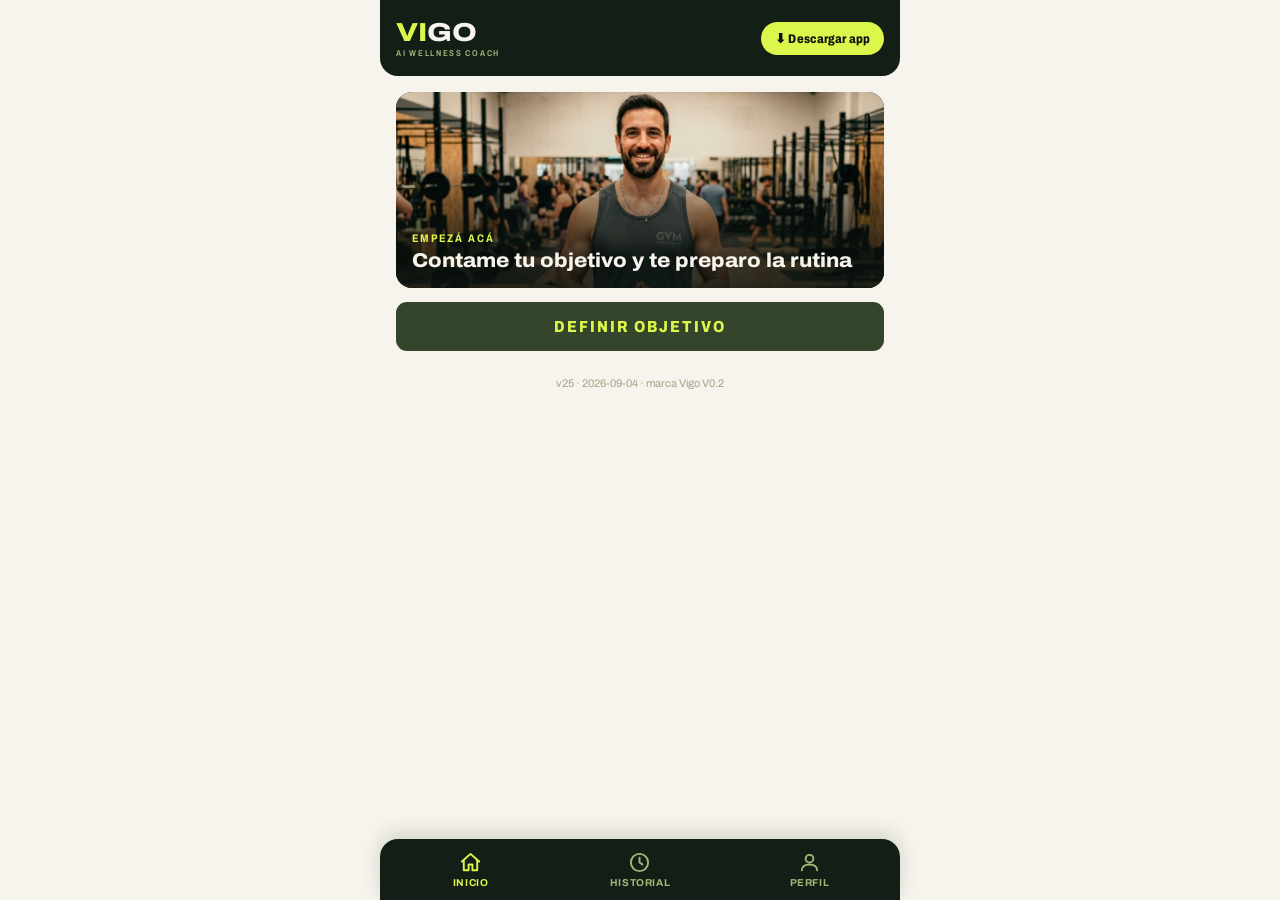
<file: index.html>
<!DOCTYPE html>
<html lang="es">
<head>
<meta charset="UTF-8">
<meta name="viewport" content="width=device-width, initial-scale=1.0, maximum-scale=1.0, user-scalable=no">
<meta name="theme-color" content="#131E17">
<meta name="mobile-web-app-capable" content="yes">
<meta name="apple-mobile-web-app-capable" content="yes">
<meta name="apple-mobile-web-app-status-bar-style" content="black-translucent">
<meta name="apple-mobile-web-app-title" content="Vigo">
<title>Vigo · AI Wellness Coach</title>
<style>
  :root{
    --lime:#c6f24e; --lime-d:#b0e02f; --ink:#2e2e2e; --ink2:#555; --bg:#ededed;
    --card:#ffffff; --line:#e2e2e2; --muted:#8a8a8a;
    --i1:#77c043; --i2:#e2e63a; --i3:#f2a03d; --i4:#e5533c; --red:#e5533c;
    --shadow:0 6px 20px rgba(0,0,0,.08);
  }
  *{box-sizing:border-box;-webkit-tap-highlight-color:transparent;}
  html,body{margin:0;padding:0;background:var(--bg);color:var(--ink);
    font-family:'Segoe UI',system-ui,-apple-system,Roboto,Helvetica,Arial,sans-serif;}
  body{max-width:520px;margin:0 auto;min-height:100vh;position:relative;overflow-x:hidden;}
  h1,h2,h3{margin:0;letter-spacing:-.02em;}
  .app{padding:18px 16px 100px;}
  .hidden{display:none!important;}
  button{font-family:inherit;cursor:pointer;border:none;}
  .btn{background:var(--lime);color:var(--ink);font-weight:800;font-size:16px;
    padding:16px;border-radius:14px;width:100%;text-transform:uppercase;letter-spacing:.02em;
    box-shadow:var(--shadow);transition:transform .05s;}
  .btn:active{transform:scale(.98);}
  .btn.dark{background:var(--ink);color:#fff;}
  .btn.ghost{background:#fff;color:var(--ink);box-shadow:none;border:1.5px solid var(--line);}
  .btn.red{background:var(--red);color:#fff;}
  .btn.sm{font-size:13px;padding:10px 14px;width:auto;border-radius:10px;}
  .topbar{display:flex;align-items:center;justify-content:space-between;margin-bottom:16px;}
  .logo{font-weight:900;font-size:26px;letter-spacing:-.04em;}
  .logo span{background:var(--lime);padding:0 6px;border-radius:6px;}
  .pill{background:var(--lime);color:var(--ink);font-weight:800;font-size:12px;
    padding:5px 12px;border-radius:20px;text-transform:uppercase;letter-spacing:.03em;}
  .pill.grey{background:#e0e0e0;color:#555;}
  .muted{color:var(--muted);}
  .card{background:var(--card);border-radius:18px;padding:16px;box-shadow:var(--shadow);margin-bottom:14px;}
  .row{display:flex;align-items:center;gap:10px;}
  .between{justify-content:space-between;}
  .grid2{display:grid;grid-template-columns:1fr 1fr;gap:12px;}
  .selcard{background:#fff;border-radius:16px;padding:16px;border:2.5px solid var(--line);
    cursor:pointer;transition:.12s;}
  .selcard.on{border-color:var(--ink);background:var(--lime);}
  .selcard .t{font-weight:800;font-size:16px;}
  .selcard .d{font-size:12px;color:var(--ink2);margin-top:4px;line-height:1.3;}
  .selcard.on .d{color:#3a3a3a;}
  .label{font-size:12px;font-weight:800;text-transform:uppercase;letter-spacing:.05em;color:var(--muted);margin:18px 0 10px;}
  /* block card */
  .blk{background:#fff;border-radius:16px;padding:14px;box-shadow:var(--shadow);margin-bottom:12px;position:relative;overflow:hidden;}
  .blk .tag{position:absolute;top:0;left:0;background:var(--ink);color:#fff;font-size:10px;font-weight:800;
    padding:4px 10px;border-bottom-right-radius:10px;text-transform:uppercase;letter-spacing:.04em;}
  .blk.warm .tag{background:var(--red);}
  .blk h3{font-size:22px;font-weight:900;margin:20px 0 2px;letter-spacing:-.03em;}
  .blk .sub{font-size:12px;font-weight:700;color:var(--ink2);background:#f0f0f0;display:inline-block;
    padding:4px 8px;border-radius:6px;text-transform:uppercase;letter-spacing:.02em;}
  .restline{font-size:12px;color:var(--ink2);margin:8px 0 2px;}
  .restline b{color:var(--ink);}
  .progcard{margin-top:14px;text-align:left;background:#fff;border:1px solid var(--line);border-radius:14px;padding:12px 13px;}
  .progcard.done{background:#f3fae9;border-color:#d7ecac;}
  .pghead{font-size:13px;font-weight:800;color:var(--ink);}
  .pghead b{color:var(--ink);}
  .pgsub{font-size:11px;color:var(--ink2);margin:2px 0 8px;}
  .progrow{padding:7px 0;border-top:1px solid var(--line);}
  .progrow:first-of-type{border-top:none;}
  .pgname{font-size:13px;font-weight:700;color:var(--ink);display:flex;justify-content:space-between;align-items:center;gap:8px;}
  .pgreps{font-size:11px;font-weight:800;color:var(--ink2);background:#f0f0f0;border-radius:6px;padding:2px 6px;}
  .pgbtns{display:flex;gap:8px;margin-top:6px;}
  .pgbtn{flex:1;border:2px solid var(--line);background:#fafafa;color:var(--ink);font-weight:800;font-size:14px;
    border-radius:10px;padding:8px 0;cursor:pointer;}
  .pgbtn.si{background:var(--lime);border-color:var(--lime);color:#1c1c1c;}
  .pgbtn.no{background:#ececec;border-color:#d8d8d8;color:#555;}
  .pgprev{font-size:11.5px;margin-top:6px;}
  .pgok{color:#3f7d12;font-weight:700;} .pgok b{color:#2c5c07;}
  .pgmut{color:var(--ink2);}
  .pgres{font-size:12.5px;padding:3px 0;color:var(--ink);}
  .pgres.up{font-weight:700;}
  .btn.off{opacity:.5;}
  .blk .time{position:absolute;top:12px;right:12px;text-align:center;background:#fff;border-radius:10px;
    padding:4px 8px;box-shadow:0 2px 8px rgba(0,0,0,.08);}
  .blk .time b{font-size:18px;font-weight:900;display:block;}
  .movs{margin-top:10px;font-size:14px;color:#3a3a3a;line-height:1.7;}
  .movs .mv b{display:inline-block;min-width:34px;font-weight:800;}
  .dots{display:flex;gap:4px;align-items:center;margin-top:10px;}
  .dot{width:10px;height:10px;border-radius:50%;background:#ddd;}
  .region{font-size:11px;font-weight:800;text-transform:uppercase;color:var(--muted);letter-spacing:.05em;}
  .blkfoot{display:flex;justify-content:space-between;align-items:center;margin-top:12px;gap:8px;}
  /* modal */
  .overlay{position:fixed;inset:0;background:rgba(0,0,0,.45);z-index:50;display:flex;align-items:flex-end;
    justify-content:center;}
  .sheet{background:#fff;width:100%;max-width:520px;border-radius:22px 22px 0 0;padding:18px 16px 28px;
    max-height:88vh;overflow-y:auto;animation:up .2s ease;}
  @keyframes up{from{transform:translateY(30px);opacity:.6;}to{transform:none;opacity:1;}}
  .alt{border:1.5px solid var(--line);border-radius:14px;padding:12px;margin-bottom:10px;cursor:pointer;}
  .alt:active{background:#f6f6f6;}
  .alt .at{font-weight:800;}
  .banner{background:#fff8e1;border:1.5px solid #f2d675;border-radius:14px;padding:12px 14px;
    font-size:13px;color:#7a5c00;margin-bottom:14px;line-height:1.4;}
  .banner b{color:#5a4400;}
  /* exec */
  .totwrap{background:var(--ink);color:#fff;border-radius:18px;padding:16px;text-align:center;margin-bottom:14px;position:sticky;top:8px;z-index:5;}
  .totwrap .lab{font-size:11px;text-transform:uppercase;letter-spacing:.1em;opacity:.7;}
  .totwrap .clock{font-size:34px;font-weight:900;letter-spacing:.02em;}
  .totbar{height:6px;background:#4a4a4a;border-radius:6px;overflow:hidden;margin-top:8px;}
  .totbar>i{display:block;height:100%;background:var(--lime);width:0;transition:width 1s linear;}
  .phase{background:#fff;border-radius:18px;padding:22px 16px;text-align:center;box-shadow:var(--shadow);margin-bottom:14px;}
  .phase .ptype{font-size:13px;font-weight:800;text-transform:uppercase;letter-spacing:.08em;color:var(--muted);}
  .phase .pclock{font-size:64px;font-weight:900;letter-spacing:.01em;line-height:1.05;margin:6px 0;}
  .phase .pname{font-size:20px;font-weight:900;}
  .phase.rest{background:#eef7d8;}
  .phase.prep{background:#fdeee6;}
  .steps{display:flex;gap:6px;justify-content:center;margin:14px 0;}
  .step{flex:1;height:7px;border-radius:6px;background:#e0e0e0;max-width:56px;}
  .step.done{background:var(--i1);} .step.now{background:var(--lime);}
  .toast{position:fixed;bottom:20px;left:50%;transform:translateX(-50%);background:var(--ink);color:#fff;
    padding:12px 18px;border-radius:12px;font-weight:700;font-size:14px;z-index:99;box-shadow:var(--shadow);}
  .streak{display:flex;align-items:center;gap:12px;}
  .streak .num{font-size:40px;font-weight:900;line-height:1;}
  .hist{display:flex;justify-content:space-between;padding:12px 0;border-bottom:1px solid var(--line);}
  .hist:last-child{border:none;}
  .navwarn{font-size:11px;color:var(--muted);text-align:center;margin-top:6px;}
  .footnote{font-size:11px;color:var(--muted);text-align:center;margin-top:24px;line-height:1.5;}
  a.link{color:#3a7a1e;font-weight:700;cursor:pointer;text-decoration:underline;}
  .movs .mv{cursor:pointer;padding:3px 0;border-radius:6px;display:flex;align-items:flex-start;justify-content:space-between;gap:8px;}
  .movs .mv:active{background:#f4f4f4;}
  .movs .mvmain{flex:1;min-width:0;}
  .mvright{flex:none;display:flex;align-items:center;gap:6px;margin-top:1px;}
  .wt{width:52px;padding:5px 6px;border:1px solid #dcdcdc;border-radius:8px;font-size:13px;text-align:center;background:#fff;color:#222;}
  .wt:focus{outline:none;border-color:var(--lime);}
  .seg{display:flex;border:1px solid #dcdcdc;border-radius:20px;overflow:hidden;}
  .segbtn{background:transparent;border:none;padding:5px 12px;font-size:12px;font-weight:700;cursor:pointer;color:var(--muted);}
  .segbtn.on{background:var(--lime);color:#1c1c1c;}
  @media(prefers-color-scheme:dark){.wt{background:#2a2a2a;color:#eee;border-color:#444;}.seg{border-color:#444;}}
  .subx{flex:none;background:var(--lime);color:#1c1c1c;border:none;border-radius:8px;font-size:15px;font-weight:900;
    width:30px;height:30px;line-height:1;cursor:pointer;margin-top:2px;}
  .subx:active{transform:scale(.92);}
  .sublabel{font-weight:800;font-size:13px;margin:14px 0 6px;}
  .subrow{display:flex;flex-wrap:wrap;gap:7px;}
  .subbtn{background:#efefef;border:1px solid #e0e0e0;border-radius:20px;padding:7px 13px;font-size:13px;font-weight:700;cursor:pointer;color:#222;}
  .subbtn.alt{background:var(--ink);color:#fff;border-color:var(--ink);}
  .subbtn:active{transform:scale(.96);}
  .genf{display:flex;flex-wrap:wrap;gap:6px;margin:6px 0 2px;}
  .genf .gbtn{background:#efefef;border:1px solid #e0e0e0;border-radius:20px;padding:6px 12px;font-size:12px;font-weight:700;cursor:pointer;color:#333;}
  .genf .gbtn.on{background:var(--lime);border-color:var(--lime);color:#1c1c1c;}
  .genlabel{font-size:12px;font-weight:800;color:var(--muted);text-transform:uppercase;letter-spacing:.03em;margin:10px 2px 2px;text-align:left;}
  .mven{color:var(--muted);font-size:12px;font-style:italic;}
  .mvi{color:var(--lime-d);font-weight:900;font-size:13px;}
  .mediaB{background:#f2f2f2;border:1.5px dashed #cfcfcf;border-radius:14px;height:210px;display:flex;
    flex-direction:column;align-items:center;justify-content:center;color:var(--muted);gap:8px;text-align:center;padding:14px;}
  .mediaB video,.mediaB img{width:100%;height:100%;object-fit:contain;border-radius:14px;}
  .cue{font-size:14px;line-height:1.5;color:#444;}
  .matchip{display:inline-block;background:var(--ink);color:#fff;font-size:11px;font-weight:800;
    padding:4px 10px;border-radius:20px;text-transform:uppercase;letter-spacing:.03em;}
</style>
<link rel="stylesheet" href="vigo.css?v=25">
</head>
<body>
<div id="app" class="app"></div>
<div id="modal"></div>
<div id="toast"></div>

<script>
/* ============================================================
   GYM AI · MVP v1  (motor determinista, sin backend, offline)
   Basado en PRD 003 v1.1
   ============================================================ */

/* ---------- STORAGE ADAPTER (localStorage con fallback en memoria) ---------- */
const Store = (()=>{
  let mem={}, ok=true;
  try{ localStorage.setItem('__t','1'); localStorage.removeItem('__t'); }catch(e){ ok=false; }
  return {
    ok,
    get(k){ if(ok){ try{ const v=localStorage.getItem(k); return v?JSON.parse(v):null; }catch(e){} } return k in mem?mem[k]:null; },
    set(k,v){ if(ok){ try{ localStorage.setItem(k,JSON.stringify(v)); return; }catch(e){} } mem[k]=v; }
  };
})();

/* ---------- CONFIG ---------- */
const APP_VERSION='v25 · 2026-09-04 · marca Vigo V0.2';
const OBJETIVOS = [
  {id:'hipertrofia', t:'Hipertrofia', d:'Ganar masa muscular'},
  {id:'fuerza',      t:'Fuerza',      d:'Fuerza máxima'},
  {id:'grasa',       t:'Perder grasa', d:'Bajar grasa cuidando el músculo'},
  {id:'resistencia', t:'Resistencia', d:'Aeróbico y acondicionamiento'},
  {id:'rendimiento', t:'Rendimiento', d:'Potencia y deporte (fútbol)'},
  {id:'salud',       t:'Salud general', d:'Bienestar y mantenimiento'}
];
const NIVELES = [
  {id:'principiante', t:'Principiante'},
  {id:'intermedio',   t:'Intermedio'},
  {id:'avanzado',     t:'Avanzado'}
];
const NIVEL_RANK = {principiante:1, intermedio:2, avanzado:3};

// Matriz de proporción objetivo -> categoría (1..5, nunca 0). §8.2
const WEIGHTS = {
  'Hypertrophy':            {hipertrofia:5,fuerza:2,resistencia:1,rendimiento:1,salud:3,grasa:3},
  'Traditional Hypertrophy':{hipertrofia:5,fuerza:2,resistencia:1,rendimiento:1,salud:3,grasa:3},
  'Strength':               {hipertrofia:2,fuerza:5,resistencia:1,rendimiento:2,salud:3,grasa:3},
  'Combined Strength':      {hipertrofia:2,fuerza:5,resistencia:2,rendimiento:3,salud:3,grasa:3},
  'HRX Training':           {hipertrofia:2,fuerza:4,resistencia:2,rendimiento:4,salud:2,grasa:4},
  'FBA':                    {hipertrofia:2,fuerza:2,resistencia:3,rendimiento:3,salud:3,grasa:4},
  'Full Body':              {hipertrofia:3,fuerza:2,resistencia:3,rendimiento:2,salud:4,grasa:4},
  'Upper Body':             {hipertrofia:4,fuerza:3,resistencia:2,rendimiento:2,salud:3,grasa:3},
  'Lower Body':             {hipertrofia:4,fuerza:3,resistencia:2,rendimiento:3,salud:3,grasa:3},
  'Midline':                {hipertrofia:2,fuerza:2,resistencia:2,rendimiento:2,salud:3,grasa:3},
  'Cardio':                 {hipertrofia:1,fuerza:1,resistencia:5,rendimiento:2,salud:3,grasa:5},
  'HIIT':                   {hipertrofia:1,fuerza:1,resistencia:5,rendimiento:3,salud:3,grasa:5},
  'Sport':                  {hipertrofia:1,fuerza:1,resistencia:2,rendimiento:5,salud:2,grasa:2},
  'Pilates':                {hipertrofia:2,fuerza:2,resistencia:2,rendimiento:2,salud:3,grasa:3}
};
// Banda de intensidad total del día (suma de 4 bloques) por objetivo. §8.1 Paso5
const BANDA = {hipertrofia:[8,13],fuerza:[10,16],resistencia:[10,16],rendimiento:[10,15],salud:[7,12]};
const REST_S = 90;   // descanso entre bloques
const PREP_S = 15;   // preparación inicial

/* ---------- CATÁLOGO DE BLOQUES ----------
   m(cat,variante,formato,dur,region,intensidad,nivel,pesoDesaf, movimientos[[reps,nombre]]) */
let _id=0;
function m(cat,variante,formato,dur,region,inten,nivel,peso,movs){
  return {id:'b'+(++_id),cat,variante,formato,dur,esLargo:dur>=12,region,inten,nivel,peso,
          movs:movs.map(x=>({r:String(x[0]),n:x[1]}))};
}
const FMT = {ROUNDS:'COMPLETE {r} ROUNDS IN {d}\'', AMRAP:'AMRAP IN {d}\'', EMOM:'EVERY 60" X {d}\'',
             INTERVAL:'30" ON / 30" OFF X {d}\'', WARMUP:'WARM UP · {d}\''};

const CATALOG = [
 /* ---- WARMUPS (4') ---- */
 m('Upper Body','WARM UP','WARMUP',4,'upper',1,'principiante',false,[[8,'Kneeling Scapular Push Ups'],[8,'Asymmetric Scapular Rotation'],[8,'Bird Dogs'],[10,'Plank Shoulder Taps'],[8,'Sprawls']]),
 m('Lower Body','WARM UP','WARMUP',4,'lower',1,'principiante',false,[[10,'Hip Swivels'],['12/12','Banded Clamshell'],[10,'Happy-Angry Cat'],['8/8','Cossacks']]),
 m('Full Body','WARM UP','WARMUP',4,'full',1,'principiante',false,[[10,'Jumping Jacks'],[8,'Inchworm'],[10,'Air Squats'],['6/6','World’s Greatest Stretch']]),

 /* ---- LARGOS (12-14') ---- */
 m('Hypertrophy','UPPER BUILDING','ROUNDS',14,'upper',3,'avanzado',true,[[10,'Barbell Bench Press (peso desafiante)'],['10/10','Tall Plank Single-Arm Front Fly'],['10/10','Single-Arm DB Overhead Triceps Extensions']]),
 m('Hypertrophy','LOWER BUILDING','ROUNDS',14,'lower',3,'avanzado',true,[[10,'Barbell Hip Thrust (peso desafiante)'],['10/10','SKB Single-Leg Hip Thrust'],[10,'Banded Squat + Lateral Leg Raises']]),
 m('Traditional Hypertrophy','UPPER ACCESSORY','ROUNDS',14,'upper',3,'intermedio',false,[[12,'Seated DDB Arnold Press'],[10,'DKB Arnold Shoulder Press'],['10/10','Asymmetric SKB Shoulder Press']]),
 m('Traditional Hypertrophy','BARBELL','ROUNDS',14,'upper',3,'avanzado',true,[[12,'Barbell Shoulder Press (peso desafiante)'],['90"','Rest'],[10,'DDB Lateral Flys']]),
 m('Strength','BARBELL','ROUNDS',14,'lower',3,'avanzado',true,[[10,'Goblet Squat Jump'],[10,'Goblet Squat to Kneel Down'],[4,'Barbell Back Squat (peso desafiante)'],['90"','Rest'],[12,'Goblet Sumo Squat']]),
 m('Strength','UPPER STRONG','ROUNDS',14,'upper',3,'avanzado',true,[[10,'Kneeling Scapular Push Ups'],[10,'Lying Scapular Y Retractions'],[4,'Weighted Strict Pull Ups (peso desafiante)'],['90"','Rest'],[10,'TRX Skull Crusher']]),
 m('Combined Strength','HYBRID STRENGTH','AMRAP',14,'full',4,'avanzado',true,[[5,'Incline Barbell Chest Press (peso desafiante)'],[5,'DKB Sumo Deadlift (peso desafiante)'],[8,'Push Ups'],[10,'Good Morning'],['30"','Rest']]),
 m('HRX Training','HYBRID','ROUNDS',14,'full',4,'avanzado',false,[[6,'Barbell Bent Over Row'],[4,'Barbell Hang Cluster'],['40"','Machine'],[4,'Barbell Muscle Clean'],[6,'Barbell Front Squat'],[8,'Barbell Lunges'],[6,'Barbell Deadlift'],[6,'Burpees Over The Bar']]),
 m('HRX Training','HYBRID STRENGTH','AMRAP',14,'upper',4,'avanzado',true,[[4,'Weighted Strict Pull Ups (peso desafiante)'],[10,'SDB Pullover'],['90"','Machine']]),
 m('FBA','PUSH POWER','ROUNDS',14,'full',4,'intermedio',false,[[12,'MB Push Ups'],[12,'MB Chest Throw'],[12,'Burpees']]),
 m('Full Body','TRADITIONAL DB','ROUNDS',14,'full',3,'intermedio',false,[[8,'DDB Deadlift'],[6,'DDB Gunslinger'],['6/6','Russian Twists'],['10"','Plank Hold']]),
 m('Full Body','BODYWEIGHT','EMOM',14,'full',2,'principiante',false,[[3,'TRX Row'],[6,'Lunges (Totales)'],[9,'Crunches']]),
 m('Full Body','BODYWEIGHT','ROUNDS',12,'full',2,'principiante',false,[['10/10','Mountain Climbers'],[5,'Stiff Leg Vertical Jumps'],['10/10','Plank Jack Get Ups'],[2,'Walkouts']]),
 m('Upper Body','BARBELL POWER','ROUNDS',14,'upper',4,'avanzado',true,[['6-8-10-12','Barbell Shoulder Press'],['6-8-10-12','Single-Arm DB Bent Over Row'],['6-8-10-12','Overhead Barbell Triceps Extensions']]),
 m('Upper Body','UPPER ACCESSORY','EMOM',14,'upper',3,'avanzado',true,[[8,'Weighted Strict Pull Ups'],[12,'DDB Chest Press'],[12,'DDB Three-Way Flys']]),
 m('Lower Body','HARD WORK','ROUNDS',14,'lower',3,'intermedio',false,[['10/10','Split Lunges'],[10,'Deficit DKB Sumo Deadlift'],['8/8','Squat Jump + Lateral Lunges']]),
 m('Lower Body','LOWER PUMP','ROUNDS',14,'lower',3,'intermedio',false,[[15,'Banded KB Glute Bridge'],['30"/30"','Lunge Hold'],['10/10','Front Lunge + Reverse Lunge']]),
 m('Midline','CORE CONTROL','ROUNDS',14,'core',3,'intermedio',false,[[12,'Alt. Tall Windmill Plank'],[10,'Plank Get Up Shoulder Taps'],[12,'Lateral Tuck to Toe Touch'],[15,'Bent Knee Prayer Crunches']]),
 m('Midline','MIDLINE','AMRAP',14,'core',3,'intermedio',false,[[8,'Single-Leg Toes to Bar'],[15,'Prayer Crunches'],[12,'Plank Shoulder Tap + Windmill'],[8,'Twisting Plank']]),
 m('Cardio','INTRO','ROUNDS',14,'full',2,'principiante',false,[[20,'Jumping Jacks'],[20,'Plank Jack'],[12,'Sprawl + Squat'],[20,'Backwards Skipping'],[15,'Plank In & Out']]),
 m('Sport','STABILIZERS POWER','ROUNDS',14,'full',3,'avanzado',false,[['6/6','SKB Single-Leg Deadlift'],['5/5','Lunge to Heiden'],['5/5','DDB Renegade Rows']]),
 m('Pilates','GROUND WORK','AMRAP',14,'core',1,'principiante',false,[['10/10','Ham Roller Asymmetric Slides'],['8/8','Lateral Plank + Side Jack Knives'],['10/10','Lateral Hip Raises']]),

 /* ---- CORTOS (7-8') ---- */
 m('Hypertrophy','UPPER BUILDING','EMOM',7,'upper',3,'intermedio',false,[[10,'Push Ups'],[10,'DDB Incline Flys Chest'],[10,'MB Deficit Push Up']]),
 m('Hypertrophy','LOWER BUILDING','EMOM',7,'lower',3,'intermedio',false,[[10,'SKB Box Ham Curls'],[10,'DDB Romanian Deadlift'],['10/10','DKB Farmer Bulgarian Squat']]),
 m('Hypertrophy','UPPER BUILDING','ROUNDS',8,'upper',3,'principiante',false,[[12,'Banded Triceps Push Down'],[12,'SDB Hex Triceps Overhead Extensions'],[12,'Banded Triceps Extensions']]),
 m('Traditional Hypertrophy','PUSH CONTROL','ROUNDS',7,'upper',3,'principiante',false,[[8,'DDB Shoulder Press'],[8,'Banded Shoulder Press']]),
 m('Traditional Hypertrophy','PUSH PUMP','ROUNDS',7,'upper',3,'intermedio',false,[[10,'SDB Shoulder Press'],[10,'DDB Kneeling Shoulder Press'],[12,'Goblet Shoulder Press']]),
 m('Strength','LOWER ACCESSORY','ROUNDS',7,'lower',2,'principiante',false,[[10,'Goblet Squat'],[10,'Jumping Squats'],[10,'Lying Scapular T Retractions']]),
 m('Combined Strength','GLOBAL CORE','AMRAP',7,'full',3,'intermedio',false,[[6,'DKB Gorilla Row'],['30"','Goblet Squat Hold'],[6,'Walkouts']]),
 m('Combined Strength','HARD WORK','ROUNDS',7,'full',4,'avanzado',false,[[5,'DKB Deadlift'],[6,'Alt. DDB Push Press'],[8,'DKB Reverse Farmer Lunges'],['20"','Rest']]),
 m('HRX Training','METABOLIC STORM','ROUNDS',7,'full',4,'avanzado',false,[[16,'DDB Renegade Rows'],[10,'DDB Gunslinger'],[8,'DDB Deadlift'],['30"','Hollow Hold']]),
 m('FBA','FINISHER','ROUNDS',7,'core',3,'intermedio',false,[[10,'Hollow Rock To Tuck Up'],[10,'Toe Touches']]),
 m('Full Body','MIDLINE','EMOM',7,'core',2,'principiante',false,[['6/6','MB Single-Leg Dead Bug'],['3/3','Leg Levers']]),
 m('Full Body','FINISHER','ROUNDS',7,'full',2,'principiante',false,[[10,'Back Extensions'],['10"','Hollow Hold']]),
 m('Upper Body','INTRO','ROUNDS',7,'upper',2,'principiante',false,[[12,'SDB Shoulder Press'],[10,'Goblet Biceps Curls'],['25"','DDB Lateral Fly Hold']]),
 m('Upper Body','PUSH PUMP','ROUNDS',7,'upper',3,'intermedio',false,[[12,'Goblet Push Press'],[12,'DDB Overhead Triceps Extensions'],[12,'DDB Incline Hammer Biceps Curls']]),
 m('Lower Body','ASYMMETRY WORK','ROUNDS',7,'lower',2,'intermedio',false,[[12,'Barbell Glute Bridge'],['10/10','Banded Single-Leg Glute Bridge'],['25"/25"','Lunge Hold']]),
 m('Lower Body','INTRO','ROUNDS',7,'lower',2,'principiante',false,[['12/12','Banded Glute Bridge Abduction'],['20"/20"','Banded Glute Bridge Hold + Abduction'],['30"','Squat Hold']]),
 m('Midline','MIDLINE ON FIRE','AMRAP',7,'core',3,'intermedio',false,[[12,'Hanging Knees To Elbow'],[15,'Zombie Sit Ups'],[12,'Dynamic Tall Plank']]),
 m('Midline','ASYMMETRY WORK','AMRAP',7,'core',2,'intermedio',false,[[10,'Pallof split stance change'],['6/6','Reverse Lunge + Pallof Rotation'],['30"/30"','Copenhagen Plank']]),
 m('HIIT','BODYWEIGHT','INTERVAL',7,'full',4,'principiante',false,[[1,'Air Squat'],[1,'Skipping'],[1,'Hollow Rocks'],[1,'Squats In & Out'],[1,'Tall Plank'],[1,'Plank Jack'],[1,'V-Sit Ups']]),
 m('HIIT','NO IMPACT','INTERVAL',7,'full',3,'intermedio',false,[[1,'SKB Skier Swing'],[1,'Sit Ups'],[1,'SKB Single-Arm Swing + Pull'],[1,'DKB Bent Over Row'],[1,'KB Halo'],[1,'KB Russian Twist'],[1,'SKB Gunslinger']]),
 m('Sport','SPEED POWER','AMRAP',7,'lower',3,'intermedio',false,[[10,'Heidens'],['6/6','Skater Squats'],[8,'Side Skip to Heiden']]),
 m('Sport','CORE CONTROL','AMRAP',7,'core',3,'intermedio',false,[['8/8','DKB Renegade Rows'],['30"','Hollow Hold'],[10,'Hollow Body Alt. Shotguns']]),
 m('Pilates','INTRO','ROUNDS',7,'core',1,'principiante',false,[[10,'Ham Roller Bridge slides'],['10/10','Ham Roller Quadruped Abductions'],['40"','Ham Roller Adho Mukha']])
];
const WARMS = CATALOG.filter(b=>b.formato==='WARMUP');

/* ===================================================================
   BIBLIOTECA DE EJERCICIOS + COMPOSITOR (gym comercial: máquina+libre+piso)
   Reglas basadas en ACSM 2026, NSCA (hipertrofia regional) y revisión
   sistemática de variación de ejercicios (PubMed 35438660).
   =================================================================== */
const MREGION={pecho:'upper',espalda:'upper',hombros:'upper',biceps:'upper',triceps:'upper',
  cuadriceps:'lower',isquios:'lower',gluteos:'lower',pantorrillas:'lower',core:'core'};
const MU_ES={pecho:'Pecho',espalda:'Espalda',hombros:'Hombros',biceps:'Bíceps',triceps:'Tríceps',
  cuadriceps:'Cuádriceps',isquios:'Femorales',gluteos:'Glúteos',pantorrillas:'Pantorrillas',core:'Core'};
const EQ_ES={maq:'Máquina',lib:'Libre',piso:'Piso'};
let _mid=0;
function mv(es,en,mu,eq,role,lvl,unil){return {id:'x'+(++_mid),es,en,mu,eq,role,lvl:lvl||'intermedio',unil:!!unil,region:MREGION[mu]};}
const LIB=[
 {id:'v0',es:'Abdominales (3/4)',esf:'Abdominal 3/4',en:'3 4 Sit Up',mu:'core',musculo:'Core / Abdominales',eq:'piso',impl:'piso',role:'comp',lvl:'intermedio',unil:false,region:'core',warm:false,gif:'https://cdn.jsdelivr.net/gh/JahelCuadrado/ExerciseGymGifsDB@v1.1.0/abs/3-4-sit-up.gif',gl:'gifs/abs/3-4-sit-up.gif',desc:'Boca arriba, rodillas flexionadas. Elevá el torso hasta 3/4 del recorrido contrayendo el abdomen; bajá lento.'},
 {id:'v1',es:'Bicicleta',esf:'Abdominal bicicleta',en:'Air Bike',mu:'core',musculo:'Core / Abdominales',eq:'piso',impl:'piso',role:'acc',lvl:'intermedio',unil:false,region:'core',warm:false,gif:'https://cdn.jsdelivr.net/gh/JahelCuadrado/ExerciseGymGifsDB@v1.1.0/abs/air-bike.gif',gl:'gifs/abs/air-bike.gif',desc:'Boca arriba, pedaleá llevando el codo a la rodilla opuesta alternando; controlado.'},
 {id:'v2',es:'Abdominales en polea',esf:'Crunch de rodillas en polea',en:'Cable Kneeling Crunch',mu:'core',musculo:'Core / Abdominales',eq:'maq',impl:'maquina',role:'acc',lvl:'principiante',unil:false,region:'core',warm:false,gif:'https://cdn.jsdelivr.net/gh/JahelCuadrado/ExerciseGymGifsDB@v1.1.0/abs/cable-kneeling-crunch.gif',gl:'gifs/abs/cable-kneeling-crunch.gif',desc:'Arrodillado bajo la polea alta con la soga en la nuca. Flexioná el tronco llevando los codos a los muslos; volvé lento.'},
 {id:'v3',es:'Bicicleta con banda',esf:'Abdominal bicicleta con banda',en:'Band Bicycle Crunch',mu:'core',musculo:'Core / Abdominales',eq:'piso',impl:'banda',role:'acc',lvl:'intermedio',unil:false,region:'core',warm:false,gif:'https://cdn.jsdelivr.net/gh/JahelCuadrado/ExerciseGymGifsDB@v1.1.0/abs/band-bicycle-crunch.gif',gl:'gifs/abs/band-bicycle-crunch.gif',desc:'Boca arriba con banda en los pies. Pedaleá llevando codo a rodilla opuesta contra la resistencia.'},
 {id:'v4',es:'Oblicuos con mancuerna',esf:'Inclinación lateral con mancuerna',en:'Dumbbell Side Bend',mu:'core',musculo:'Core / Abdominales',eq:'lib',impl:'mancuerna',role:'acc',lvl:'intermedio',unil:true,region:'core',warm:false,gif:'https://cdn.jsdelivr.net/gh/JahelCuadrado/ExerciseGymGifsDB@v1.1.0/abs/dumbbell-side-bend.gif',gl:'gifs/abs/dumbbell-side-bend.gif',desc:'De pie con una mancuerna a un lado. Incliná el torso hacia ese lado y volvé al centro; cambiá de lado.'},
 {id:'v5',es:'Molino',esf:'Molino con pesa rusa',en:'Kettlebell Windmill',mu:'core',musculo:'Core / Abdominales',eq:'lib',impl:'pesarusa',role:'acc',lvl:'intermedio',unil:true,region:'core',warm:false,gif:'https://cdn.jsdelivr.net/gh/JahelCuadrado/ExerciseGymGifsDB@v1.1.0/abs/kettlebell-windmill.gif',gl:'gifs/abs/kettlebell-windmill.gif',desc:'Rusa arriba con un brazo, piernas abiertas. Bajá el torso hacia la pierna opuesta mirando la rusa; volvé con control.'},
 {id:'v6',es:'Sit-up con barra',esf:'Abdominal con press de barra',en:'Barbell Press Sit Up',mu:'core',musculo:'Core / Abdominales',eq:'lib',impl:'barra',role:'comp',lvl:'intermedio',unil:false,region:'core',warm:false,gif:'https://cdn.jsdelivr.net/gh/JahelCuadrado/ExerciseGymGifsDB@v1.1.0/abs/barbell-press-sit-up.gif',gl:'gifs/abs/barbell-press-sit-up.gif',desc:'Boca arriba con la barra sobre el pecho. Al subir el torso, empujá la barra arriba; bajá controlando.'},
 {id:'v7',es:'Toques de talón',esf:'Toques de talón alternos',en:'Alternate Heel Touchers',mu:'core',musculo:'Core / Abdominales',eq:'piso',impl:'piso',role:'acc',lvl:'intermedio',unil:true,region:'core',warm:false,gif:'https://cdn.jsdelivr.net/gh/JahelCuadrado/ExerciseGymGifsDB@v1.1.0/abs/alternate-heel-touchers.gif',gl:'gifs/abs/alternate-heel-touchers.gif',desc:'Boca arriba, rodillas flexionadas. Elevá apenas los hombros y tocá alternadamente cada talón; contraé el oblicuo.'},
 {id:'v8',es:'Giro sentado en polea',esf:'Rotación de torso sentado en polea',en:'Cable Seated Twist',mu:'core',musculo:'Core / Abdominales',eq:'maq',impl:'maquina',role:'acc',lvl:'principiante',unil:false,region:'core',warm:false,gif:'https://cdn.jsdelivr.net/gh/JahelCuadrado/ExerciseGymGifsDB@v1.1.0/abs/cable-seated-twist.gif',gl:'gifs/abs/cable-seated-twist.gif',desc:'Sentado de costado a la polea. Rotá el torso alejándote del anclaje y volvé controlando; oblicuos.'},
 {id:'v9',es:'Crunch de pie con banda',esf:'Encogimiento de pie con banda',en:'Band Standing Crunch',mu:'core',musculo:'Core / Abdominales',eq:'piso',impl:'banda',role:'acc',lvl:'intermedio',unil:false,region:'core',warm:false,gif:'https://cdn.jsdelivr.net/gh/JahelCuadrado/ExerciseGymGifsDB@v1.1.0/abs/band-standing-crunch.gif',gl:'gifs/abs/band-standing-crunch.gif',desc:'Banda anclada arriba, soga en la nuca. Flexioná el tronco hacia abajo contrayendo el abdomen; volvé lento.'},
 {id:'v10',es:'Elevación colgado',esf:'Elevación de piernas colgado',en:'Hanging Leg Raise',mu:'core',musculo:'Core / Abdominales',eq:'piso',impl:'piso',role:'acc',lvl:'intermedio',unil:false,region:'core',warm:false,gif:'https://cdn.jsdelivr.net/gh/JahelCuadrado/ExerciseGymGifsDB@v1.1.0/abs/hanging-leg-raise.gif',gl:'gifs/abs/hanging-leg-raise.gif',desc:'Colgado de la barra. Elevá las piernas al frente (rodillas o rectas) sin balancear; bajá lento.'},
 {id:'v11',es:'Oblicuos en polea',esf:'Inclinación lateral en polea',en:'Cable Side Bend',mu:'core',musculo:'Core / Abdominales',eq:'maq',impl:'maquina',role:'acc',lvl:'principiante',unil:true,region:'core',warm:false,gif:'https://cdn.jsdelivr.net/gh/JahelCuadrado/ExerciseGymGifsDB@v1.1.0/abs/cable-side-bend.gif',gl:'gifs/abs/cable-side-bend.gif',desc:'De pie de costado a la polea baja. Incliná el torso al lado opuesto al anclaje y volvé; oblicuo.'},
 {id:'v12',es:'V-up con banda',esf:'Plegado en V con banda',en:'Band V Up',mu:'core',musculo:'Core / Abdominales',eq:'piso',impl:'banda',role:'acc',lvl:'intermedio',unil:false,region:'core',warm:false,gif:'https://cdn.jsdelivr.net/gh/JahelCuadrado/ExerciseGymGifsDB@v1.1.0/abs/band-v-up.gif',gl:'gifs/abs/band-v-up.gif',desc:'Boca arriba con banda en los pies. Elevá torso y piernas a la vez formando una V; bajá lento.'},
 {id:'v13',es:'Ocho con rusa',esf:'Ocho con pesa rusa',en:'Kettlebell Figure 8',mu:'core',musculo:'Core / Abdominales',eq:'lib',impl:'pesarusa',role:'acc',lvl:'intermedio',unil:true,region:'core',warm:false,gif:'https://cdn.jsdelivr.net/gh/JahelCuadrado/ExerciseGymGifsDB@v1.1.0/abs/kettlebell-figure-8.gif',gl:'gifs/abs/kettlebell-figure-8.gif',desc:'Piernas abiertas, semiflexión. Pasá la rusa en forma de 8 entre las piernas de mano en mano; core firme.'},
 {id:'v14',es:'Giro sentado con barra',esf:'Rotación de torso sentado con barra',en:'Barbell Seated Twist',mu:'core',musculo:'Core / Abdominales',eq:'lib',impl:'barra',role:'acc',lvl:'intermedio',unil:false,region:'core',warm:false,gif:'https://cdn.jsdelivr.net/gh/JahelCuadrado/ExerciseGymGifsDB@v1.1.0/abs/barbell-seated-twist.gif',gl:'gifs/abs/barbell-seated-twist.gif',desc:'Sentado con la barra sobre los hombros. Rotá el torso de lado a lado controladamente; oblicuos.'},
 {id:'v15',es:'Abdominal en el piso',esf:'Encogimiento en el piso',en:'Crunch Floor',mu:'core',musculo:'Core / Abdominales',eq:'piso',impl:'piso',role:'acc',lvl:'intermedio',unil:false,region:'core',warm:false,gif:'https://cdn.jsdelivr.net/gh/JahelCuadrado/ExerciseGymGifsDB@v1.1.0/abs/crunch-floor.gif',gl:'gifs/abs/crunch-floor.gif',desc:'Boca arriba, rodillas flexionadas. Elevá los hombros del piso contrayendo el abdomen; bajá lento.'},
 {id:'v16',es:'Crunch de pie en polea',esf:'Encogimiento de pie en polea',en:'Cable Standing Crunch',mu:'core',musculo:'Core / Abdominales',eq:'maq',impl:'maquina',role:'acc',lvl:'principiante',unil:false,region:'core',warm:false,gif:'https://cdn.jsdelivr.net/gh/JahelCuadrado/ExerciseGymGifsDB@v1.1.0/abs/cable-standing-crunch.gif',gl:'gifs/abs/cable-standing-crunch.gif',desc:'De pie bajo la polea alta, soga en la nuca. Flexioná el tronco hacia abajo apretando el abdomen; volvé lento.'},
 {id:'v17',es:'Pallof con banda',esf:'Press Pallof horizontal con banda',en:'Band Horizontal Pallof Press',mu:'core',musculo:'Core / Abdominales',eq:'piso',impl:'banda',role:'comp',lvl:'intermedio',unil:false,region:'core',warm:false,gif:'https://cdn.jsdelivr.net/gh/JahelCuadrado/ExerciseGymGifsDB@v1.1.0/abs/band-horizontal-pallof-press.gif',gl:'gifs/abs/band-horizontal-pallof-press.gif',desc:'De costado a la banda, manos al pecho. Estirá los brazos al frente resistiendo la rotación; volvé sin girar el torso.'},
 {id:'v18',es:'Dead bug',esf:'Bicho muerto',en:'Dead Bug',mu:'core',musculo:'Core / Abdominales',eq:'piso',impl:'piso',role:'acc',lvl:'intermedio',unil:false,region:'core',warm:false,gif:'https://cdn.jsdelivr.net/gh/JahelCuadrado/ExerciseGymGifsDB@v1.1.0/abs/dead-bug.gif',gl:'gifs/abs/dead-bug.gif',desc:'Boca arriba, brazos y rodillas a 90°. Estirá brazo y pierna opuestos sin arquear la lumbar; alterná.'},
 {id:'v19',es:'Abdominales en declinado',esf:'Abdominal completo en banco declinado',en:'Decline Sit Up',mu:'core',musculo:'Core / Abdominales',eq:'piso',impl:'piso',role:'comp',lvl:'intermedio',unil:false,region:'core',warm:false,gif:'https://cdn.jsdelivr.net/gh/JahelCuadrado/ExerciseGymGifsDB@v1.1.0/abs/decline-sit-up.gif',gl:'gifs/abs/decline-sit-up.gif',desc:'En banco declinado, pies trabados. Subí el torso hasta sentarte contrayendo el abdomen; bajá lento.'},
 {id:'v20',es:'Press flexionado con rusa',esf:'Bent press con pesa rusa',en:'Kettlebell Bent Press',mu:'core',musculo:'Core / Abdominales',eq:'lib',impl:'pesarusa',role:'comp',lvl:'avanzado',unil:false,region:'core',warm:false,gif:'https://cdn.jsdelivr.net/gh/JahelCuadrado/ExerciseGymGifsDB@v1.1.0/abs/kettlebell-bent-press.gif',gl:'gifs/abs/kettlebell-bent-press.gif',desc:'Rusa arriba con un brazo. Bajá el torso al costado deslizando la cadera mientras sostenés la rusa arriba; volvé.'},
 {id:'v21',es:'Rueda con barra',esf:'Rollout con barra',en:'Barbell Rollerout',mu:'core',musculo:'Core / Abdominales',eq:'lib',impl:'barra',role:'comp',lvl:'intermedio',unil:false,region:'core',warm:false,gif:'https://cdn.jsdelivr.net/gh/JahelCuadrado/ExerciseGymGifsDB@v1.1.0/abs/barbell-rollerout.gif',gl:'gifs/abs/barbell-rollerout.gif',desc:'Arrodillado con la barra en el piso. Rodá la barra al frente estirando el cuerpo sin arquear la lumbar; volvé apretando el abdomen.'},
 {id:'v22',es:'Press Arnold',esf:'Press Arnold con mancuernas',en:'Dumbbell Arnold Press',mu:'hombros',musculo:'Hombros',eq:'lib',impl:'mancuerna',role:'comp',lvl:'intermedio',unil:false,region:'upper',warm:false,gif:'https://cdn.jsdelivr.net/gh/JahelCuadrado/ExerciseGymGifsDB@v1.1.0/delts/dumbbell-arnold-press.gif',gl:'gifs/delts/dumbbell-arnold-press.gif',desc:'Sentado, mancuernas al frente palmas hacia vos. Al subir rotá las palmas hacia afuera y estirá arriba; invertí al bajar.'},
 {id:'v23',es:'Frontales con barra',esf:'Elevación frontal con barra',en:'Barbell Front Raise',mu:'hombros',musculo:'Hombros',eq:'lib',impl:'barra',role:'acc',lvl:'intermedio',unil:false,region:'upper',warm:false,gif:'https://cdn.jsdelivr.net/gh/JahelCuadrado/ExerciseGymGifsDB@v1.1.0/delts/barbell-front-raise.gif',gl:'gifs/delts/barbell-front-raise.gif',desc:'De pie, barra al frente de los muslos. Elevala al frente hasta la altura de los hombros con brazos casi estirados; bajá lento.'},
 {id:'v24',es:'Hombro en polea',esf:'Press de hombros en polea',en:'Cable Shoulder Press',mu:'hombros',musculo:'Hombros',eq:'maq',impl:'maquina',role:'comp',lvl:'principiante',unil:false,region:'upper',warm:false,gif:'https://cdn.jsdelivr.net/gh/JahelCuadrado/ExerciseGymGifsDB@v1.1.0/delts/cable-shoulder-press.gif',gl:'gifs/delts/cable-shoulder-press.gif',desc:'Manerales a la altura de los hombros. Empujá arriba hasta estirar; bajá controlando.'},
 {id:'v25',es:'Press de hombros con banda',esf:'Press de hombros con banda',en:'Band Shoulder Press',mu:'hombros',musculo:'Hombros',eq:'piso',impl:'banda',role:'comp',lvl:'intermedio',unil:false,region:'upper',warm:false,gif:'https://cdn.jsdelivr.net/gh/JahelCuadrado/ExerciseGymGifsDB@v1.1.0/delts/band-shoulder-press.gif',gl:'gifs/delts/band-shoulder-press.gif',desc:'Pisá la banda, manos a los hombros. Empujá arriba estirando los brazos contra la resistencia; bajá lento.'},
 {id:'v26',es:'Laterales',esf:'Elevaciones laterales con mancuernas',en:'Dumbbell Lateral Raise',mu:'hombros',musculo:'Hombros',eq:'lib',impl:'mancuerna',role:'acc',lvl:'intermedio',unil:false,region:'upper',warm:false,gif:'https://cdn.jsdelivr.net/gh/JahelCuadrado/ExerciseGymGifsDB@v1.1.0/delts/dumbbell-lateral-raise.gif',gl:'gifs/delts/dumbbell-lateral-raise.gif',desc:'De pie, mancuernas al costado. Elevá los brazos al lateral hasta la línea del hombro; bajá lento.'},
 {id:'v27',es:'Remo al mentón con barra',esf:'Remo vertical con barra',en:'Barbell Upright Row',mu:'hombros',musculo:'Hombros',eq:'lib',impl:'barra',role:'comp',lvl:'intermedio',unil:false,region:'upper',warm:false,gif:'https://cdn.jsdelivr.net/gh/JahelCuadrado/ExerciseGymGifsDB@v1.1.0/delts/barbell-upright-row.gif',gl:'gifs/delts/barbell-upright-row.gif',desc:'De pie, barra al frente. Tirá la barra hacia el mentón llevando los codos altos y afuera; bajá lento.'},
 {id:'v28',es:'Posterior en polea con soga',esf:'Remo para deltoides posterior en polea',en:'Cable Rear Delt Row With Rope',mu:'hombros',musculo:'Hombros',eq:'maq',impl:'maquina',role:'comp',lvl:'principiante',unil:false,region:'upper',warm:false,gif:'https://cdn.jsdelivr.net/gh/JahelCuadrado/ExerciseGymGifsDB@v1.1.0/delts/cable-rear-delt-row-with-rope.gif',gl:'gifs/delts/cable-rear-delt-row-with-rope.gif',desc:'Polea a la altura del pecho con soga. Tirá hacia la cara abriendo los codos afuera, apretando el deltoides posterior.'},
 {id:'v29',es:'Pájaros con banda',esf:'Aperturas invertidas con banda',en:'Band Reverse Fly',mu:'hombros',musculo:'Hombros',eq:'piso',impl:'banda',role:'acc',lvl:'intermedio',unil:false,region:'upper',warm:false,gif:'https://cdn.jsdelivr.net/gh/JahelCuadrado/ExerciseGymGifsDB@v1.1.0/delts/band-reverse-fly.gif',gl:'gifs/delts/band-reverse-fly.gif',desc:'Banda al frente a la altura del pecho. Abrí los brazos hacia atrás apretando los deltoides posteriores; volvé lento.'},
 {id:'v30',es:'Hombro sentado con mancuernas',esf:'Press de hombros sentado con mancuernas',en:'Dumbbell Seated Shoulder Press',mu:'hombros',musculo:'Hombros',eq:'lib',impl:'mancuerna',role:'comp',lvl:'intermedio',unil:false,region:'upper',warm:false,gif:'https://cdn.jsdelivr.net/gh/JahelCuadrado/ExerciseGymGifsDB@v1.1.0/delts/dumbbell-seated-shoulder-press.gif',gl:'gifs/delts/dumbbell-seated-shoulder-press.gif',desc:'Sentado con respaldo, mancuernas a la altura de los hombros. Empujá arriba hasta estirar; bajá a las orejas.'},
 {id:'v31',es:'Thruster con barra',esf:'Thruster con barra',en:'Barbell Thruster',mu:'hombros',musculo:'Hombros',eq:'lib',impl:'barra',role:'comp',lvl:'intermedio',unil:false,region:'upper',warm:false,gif:'https://cdn.jsdelivr.net/gh/JahelCuadrado/ExerciseGymGifsDB@v1.1.0/delts/barbell-thruster.gif',gl:'gifs/delts/barbell-thruster.gif',desc:'Barra al frente de los hombros. Hacé una sentadilla y, al subir, aprovechá el envión para empujar la barra sobre la cabeza.'},
 {id:'v32',es:'Laterales en polea',esf:'Elevaciones laterales en polea',en:'Cable Lateral Raise',mu:'hombros',musculo:'Hombros',eq:'maq',impl:'maquina',role:'acc',lvl:'principiante',unil:false,region:'upper',warm:false,gif:'https://cdn.jsdelivr.net/gh/JahelCuadrado/ExerciseGymGifsDB@v1.1.0/delts/cable-lateral-raise.gif',gl:'gifs/delts/cable-lateral-raise.gif',desc:'Polea baja al costado. Elevá el brazo al lateral hasta la altura del hombro; bajá lento.'},
 {id:'v33',es:'Elevación en Y con banda',esf:'Elevación en Y con banda',en:'Band Y Raise',mu:'hombros',musculo:'Hombros',eq:'piso',impl:'banda',role:'acc',lvl:'intermedio',unil:false,region:'upper',warm:false,gif:'https://cdn.jsdelivr.net/gh/JahelCuadrado/ExerciseGymGifsDB@v1.1.0/delts/band-y-raise.gif',gl:'gifs/delts/band-y-raise.gif',desc:'Banda pisada. Elevá los brazos en diagonal formando una Y por encima de la cabeza; bajá controlando.'},
 {id:'v34',es:'Posteriores con mancuernas',esf:'Elevación posterior con mancuernas',en:'Dumbbell Rear Lateral Raise',mu:'hombros',musculo:'Hombros',eq:'lib',impl:'mancuerna',role:'acc',lvl:'intermedio',unil:false,region:'upper',warm:false,gif:'https://cdn.jsdelivr.net/gh/JahelCuadrado/ExerciseGymGifsDB@v1.1.0/delts/dumbbell-rear-lateral-raise.gif',gl:'gifs/delts/dumbbell-rear-lateral-raise.gif',desc:'Torso inclinado al frente, mancuernas colgando. Abrí los brazos al lateral apretando el deltoides posterior; bajá lento.'},
 {id:'v35',es:'Posterior con barra',esf:'Elevación posterior con barra',en:'Barbell Rear Delt Raise',mu:'hombros',musculo:'Hombros',eq:'lib',impl:'barra',role:'acc',lvl:'intermedio',unil:false,region:'upper',warm:false,gif:'https://cdn.jsdelivr.net/gh/JahelCuadrado/ExerciseGymGifsDB@v1.1.0/delts/barbell-rear-delt-raise.gif',gl:'gifs/delts/barbell-rear-delt-raise.gif',desc:'Torso inclinado, barra colgando. Elevá la barra hacia atrás-arriba apretando los deltoides posteriores; bajá lento.'},
 {id:'v36',es:'Frontal en polea',esf:'Elevación frontal en polea',en:'Cable Forward Raise',mu:'hombros',musculo:'Hombros',eq:'maq',impl:'maquina',role:'acc',lvl:'principiante',unil:false,region:'upper',warm:false,gif:'https://cdn.jsdelivr.net/gh/JahelCuadrado/ExerciseGymGifsDB@v1.1.0/delts/cable-forward-raise.gif',gl:'gifs/delts/cable-forward-raise.gif',desc:'Polea baja por delante. Elevá el brazo al frente hasta la altura del hombro; bajá lento.'},
 {id:'v37',es:'Arnold con rusa',esf:'Press Arnold con pesa rusa',en:'Kettlebell Arnold Press',mu:'hombros',musculo:'Hombros',eq:'lib',impl:'pesarusa',role:'comp',lvl:'intermedio',unil:false,region:'upper',warm:false,gif:'https://cdn.jsdelivr.net/gh/JahelCuadrado/ExerciseGymGifsDB@v1.1.0/delts/kettlebell-arnold-press.gif',gl:'gifs/delts/kettlebell-arnold-press.gif',desc:'Rusa al frente con palma hacia vos. Al subir rotá la palma hacia afuera y estirá arriba; invertí al bajar.'},
 {id:'v38',es:'Frontales con mancuernas',esf:'Elevación frontal con mancuernas',en:'Dumbbell Front Raise',mu:'hombros',musculo:'Hombros',eq:'lib',impl:'mancuerna',role:'acc',lvl:'intermedio',unil:false,region:'upper',warm:false,gif:'https://cdn.jsdelivr.net/gh/JahelCuadrado/ExerciseGymGifsDB@v1.1.0/delts/dumbbell-front-raise.gif',gl:'gifs/delts/dumbbell-front-raise.gif',desc:'De pie, mancuernas por delante. Elevá los brazos al frente hasta la altura de los hombros; bajá lento.'},
 {id:'v39',es:'Press militar',esf:'Press militar con barra',en:'Barbell Seated Overhead Press',mu:'hombros',musculo:'Hombros',eq:'lib',impl:'barra',role:'comp',lvl:'intermedio',unil:false,region:'upper',warm:false,gif:'https://cdn.jsdelivr.net/gh/JahelCuadrado/ExerciseGymGifsDB@v1.1.0/delts/barbell-seated-overhead-press.gif',gl:'gifs/delts/barbell-seated-overhead-press.gif',desc:'De pie, barra a la altura de los hombros. Empujá arriba hasta estirar; bajá al mentón.'},
 {id:'v40',es:'Hombro alterno en polea',esf:'Press de hombros alterno en polea',en:'Cable Alternate Shoulder Press',mu:'hombros',musculo:'Hombros',eq:'maq',impl:'maquina',role:'comp',lvl:'principiante',unil:true,region:'upper',warm:false,gif:'https://cdn.jsdelivr.net/gh/JahelCuadrado/ExerciseGymGifsDB@v1.1.0/delts/cable-alternate-shoulder-press.gif',gl:'gifs/delts/cable-alternate-shoulder-press.gif',desc:'Manerales a la altura de los hombros. Empujá un brazo por vez hacia arriba; alterná controlando.'},
 {id:'v41',es:'Frontales con banda',esf:'Elevación frontal con banda',en:'Band Front Raise',mu:'hombros',musculo:'Hombros',eq:'piso',impl:'banda',role:'acc',lvl:'intermedio',unil:false,region:'upper',warm:false,gif:'https://cdn.jsdelivr.net/gh/JahelCuadrado/ExerciseGymGifsDB@v1.1.0/delts/band-front-raise.gif',gl:'gifs/delts/band-front-raise.gif',desc:'Pisá la banda. Elevá los brazos al frente hasta la altura de los hombros contra la resistencia; bajá lento.'},
 {id:'v42',es:'Push press con mancuernas',esf:'Push press con mancuernas',en:'Dumbbell Push Press',mu:'hombros',musculo:'Hombros',eq:'lib',impl:'mancuerna',role:'comp',lvl:'intermedio',unil:false,region:'upper',warm:false,gif:'https://cdn.jsdelivr.net/gh/JahelCuadrado/ExerciseGymGifsDB@v1.1.0/delts/dumbbell-push-press.gif',gl:'gifs/delts/dumbbell-push-press.gif',desc:'Mancuernas a los hombros. Con un leve envión de piernas, empujá las mancuernas sobre la cabeza; bajá controlando.'},
 {id:'v43',es:'Press alterno con rusas',esf:'Press alterno con pesas rusas',en:'Kettlebell Alternating Press',mu:'hombros',musculo:'Hombros',eq:'lib',impl:'pesarusa',role:'comp',lvl:'intermedio',unil:true,region:'upper',warm:false,gif:'https://cdn.jsdelivr.net/gh/JahelCuadrado/ExerciseGymGifsDB@v1.1.0/delts/kettlebell-alternating-press.gif',gl:'gifs/delts/kettlebell-alternating-press.gif',desc:'Rusas a los hombros. Empujá una por vez hacia arriba estirando; alterná.'},
 {id:'v44',es:'Flexión arquero',esf:'Flexión arquero',en:'Archer Push Up',mu:'pecho',musculo:'Pecho',eq:'piso',impl:'piso',role:'acc',lvl:'avanzado',unil:false,region:'upper',warm:false,gif:'https://cdn.jsdelivr.net/gh/JahelCuadrado/ExerciseGymGifsDB@v1.1.0/pectorals/archer-push-up.gif',gl:'gifs/pectorals/archer-push-up.gif',desc:'En flexión, cargá el peso sobre un brazo que flexiona mientras el otro se estira al costado; alterná lados.'},
 {id:'v45',es:'Press de pecho con banda',esf:'Press de banca con banda',en:'Band Bench Press',mu:'pecho',musculo:'Pecho',eq:'piso',impl:'banda',role:'comp',lvl:'intermedio',unil:false,region:'upper',warm:false,gif:'https://cdn.jsdelivr.net/gh/JahelCuadrado/ExerciseGymGifsDB@v1.1.0/pectorals/band-bench-press.gif',gl:'gifs/pectorals/band-bench-press.gif',desc:'Banda por detrás de la espalda. Empujá las manos al frente estirando los brazos; volvé lento.'},
 {id:'v46',es:'Banco plano',esf:'Press de banca con barra',en:'Barbell Bench Press',mu:'pecho',musculo:'Pecho',eq:'lib',impl:'barra',role:'comp',lvl:'intermedio',unil:false,region:'upper',warm:false,gif:'https://cdn.jsdelivr.net/gh/JahelCuadrado/ExerciseGymGifsDB@v1.1.0/pectorals/barbell-bench-press.gif',gl:'gifs/pectorals/barbell-bench-press.gif',desc:'Acostado, escápulas retraídas. Bajá la barra al esternón con codos a ~45° y empujá hasta estirar.'},
 {id:'v47',es:'Press de pecho en polea',esf:'Press de banca en polea',en:'Cable Bench Press',mu:'pecho',musculo:'Pecho',eq:'maq',impl:'maquina',role:'comp',lvl:'principiante',unil:false,region:'upper',warm:false,gif:'https://cdn.jsdelivr.net/gh/JahelCuadrado/ExerciseGymGifsDB@v1.1.0/pectorals/cable-bench-press.gif',gl:'gifs/pectorals/cable-bench-press.gif',desc:'Acostado o de pie entre poleas. Empujá los manerales al frente juntando el pecho; volvé lento.'},
 {id:'v48',es:'Fondos de pecho',esf:'Fondos en paralelas para pecho',en:'Chest Dip',mu:'pecho',musculo:'Pecho',eq:'piso',impl:'piso',role:'comp',lvl:'intermedio',unil:false,region:'upper',warm:false,gif:'https://cdn.jsdelivr.net/gh/JahelCuadrado/ExerciseGymGifsDB@v1.1.0/pectorals/chest-dip.gif',gl:'gifs/pectorals/chest-dip.gif',desc:'En paralelas, torso inclinado al frente. Bajá flexionando los codos hasta sentir el pecho; empujá arriba.'},
 {id:'v49',es:'Banco plano con mancuernas',esf:'Press de banca con mancuernas',en:'Dumbbell Bench Press',mu:'pecho',musculo:'Pecho',eq:'lib',impl:'mancuerna',role:'comp',lvl:'intermedio',unil:false,region:'upper',warm:false,gif:'https://cdn.jsdelivr.net/gh/JahelCuadrado/ExerciseGymGifsDB@v1.1.0/pectorals/dumbbell-bench-press.gif',gl:'gifs/pectorals/dumbbell-bench-press.gif',desc:'Acostado, mancuernas a la altura del pecho. Bajá sintiendo el estiramiento y empujá arriba juntando.'},
 {id:'v50',es:'Aperturas',esf:'Aperturas con mancuernas',en:'Dumbbell Fly',mu:'pecho',musculo:'Pecho',eq:'lib',impl:'mancuerna',role:'acc',lvl:'intermedio',unil:false,region:'upper',warm:false,gif:'https://cdn.jsdelivr.net/gh/JahelCuadrado/ExerciseGymGifsDB@v1.1.0/pectorals/dumbbell-fly.gif',gl:'gifs/pectorals/dumbbell-fly.gif',desc:'Acostado, brazos casi estirados con leve flexión de codo. Abrí en arco hasta la línea del pecho y volvé juntando arriba.'},
 {id:'v51',es:'Inclinado con barra',esf:'Press inclinado con barra',en:'Barbell Incline Bench Press',mu:'pecho',musculo:'Pecho',eq:'lib',impl:'barra',role:'comp',lvl:'intermedio',unil:false,region:'upper',warm:false,gif:'https://cdn.jsdelivr.net/gh/JahelCuadrado/ExerciseGymGifsDB@v1.1.0/pectorals/barbell-incline-bench-press.gif',gl:'gifs/pectorals/barbell-incline-bench-press.gif',desc:'Banco a ~30°. Bajá la barra a la parte alta del pecho y empujá arriba.'},
 {id:'v52',es:'Aperturas inclinadas en polea',esf:'Aperturas inclinadas en polea',en:'Cable Incline Fly',mu:'pecho',musculo:'Pecho',eq:'maq',impl:'maquina',role:'acc',lvl:'principiante',unil:false,region:'upper',warm:false,gif:'https://cdn.jsdelivr.net/gh/JahelCuadrado/ExerciseGymGifsDB@v1.1.0/pectorals/cable-incline-fly.gif',gl:'gifs/pectorals/cable-incline-fly.gif',desc:'En banco inclinado entre poleas. Abrí y juntá los brazos al frente en arco apretando el pecho alto.'},
 {id:'v53',es:'Declinado con mancuernas',esf:'Press declinado con mancuernas',en:'Dumbbell Decline Bench Press',mu:'pecho',musculo:'Pecho',eq:'lib',impl:'mancuerna',role:'comp',lvl:'intermedio',unil:false,region:'upper',warm:false,gif:'https://cdn.jsdelivr.net/gh/JahelCuadrado/ExerciseGymGifsDB@v1.1.0/pectorals/dumbbell-decline-bench-press.gif',gl:'gifs/pectorals/dumbbell-decline-bench-press.gif',desc:'Banco declinado. Bajá las mancuernas a la parte baja del pecho y empujá arriba.'},
 {id:'v54',es:'Flexión con aplauso',esf:'Flexión con aplauso (pliométrica)',en:'Clap Push Up',mu:'pecho',musculo:'Pecho',eq:'piso',impl:'piso',role:'acc',lvl:'avanzado',unil:false,region:'upper',warm:false,gif:'https://cdn.jsdelivr.net/gh/JahelCuadrado/ExerciseGymGifsDB@v1.1.0/pectorals/clap-push-up.gif',gl:'gifs/pectorals/clap-push-up.gif',desc:'En flexión, bajá y empujá con fuerza para despegar las manos y aplaudir; caé suave y repetí.'},
 {id:'v55',es:'Press de pecho con giro y banda',esf:'Press de pecho a un brazo con giro y banda',en:'Band One Arm Twisting Chest Press',mu:'pecho',musculo:'Pecho',eq:'piso',impl:'banda',role:'comp',lvl:'intermedio',unil:true,region:'upper',warm:false,gif:'https://cdn.jsdelivr.net/gh/JahelCuadrado/ExerciseGymGifsDB@v1.1.0/pectorals/band-one-arm-twisting-chest-press.gif',gl:'gifs/pectorals/band-one-arm-twisting-chest-press.gif',desc:'Banda por detrás, empujá con un brazo al frente rotando el torso; volvé y alterná.'},
 {id:'v56',es:'Declinado con barra',esf:'Press declinado con barra',en:'Barbell Decline Bench Press',mu:'pecho',musculo:'Pecho',eq:'lib',impl:'barra',role:'comp',lvl:'intermedio',unil:false,region:'upper',warm:false,gif:'https://cdn.jsdelivr.net/gh/JahelCuadrado/ExerciseGymGifsDB@v1.1.0/pectorals/barbell-decline-bench-press.gif',gl:'gifs/pectorals/barbell-decline-bench-press.gif',desc:'Banco declinado. Bajá la barra a la parte baja del pecho y empujá arriba.'},
 {id:'v57',es:'Aperturas declinadas en polea',esf:'Aperturas declinadas en polea',en:'Cable Decline Fly',mu:'pecho',musculo:'Pecho',eq:'maq',impl:'maquina',role:'acc',lvl:'principiante',unil:false,region:'upper',warm:false,gif:'https://cdn.jsdelivr.net/gh/JahelCuadrado/ExerciseGymGifsDB@v1.1.0/pectorals/cable-decline-fly.gif',gl:'gifs/pectorals/cable-decline-fly.gif',desc:'Poleas altas, torso al frente. Juntá las manos hacia abajo-adelante en arco apretando el pecho bajo.'},
 {id:'v58',es:'Pullover con mancuerna',esf:'Pullover con mancuerna',en:'Dumbbell Pullover',mu:'pecho',musculo:'Pecho',eq:'lib',impl:'mancuerna',role:'acc',lvl:'intermedio',unil:false,region:'upper',warm:false,gif:'https://cdn.jsdelivr.net/gh/JahelCuadrado/ExerciseGymGifsDB@v1.1.0/pectorals/dumbbell-pullover.gif',gl:'gifs/pectorals/dumbbell-pullover.gif',desc:'Acostado, una mancuerna sobre el pecho con ambas manos. Llevala por detrás de la cabeza en arco y volvé; pecho y dorsal.'},
 {id:'v59',es:'Flexiones inclinadas',esf:'Flexiones inclinadas',en:'Incline Push Up',mu:'pecho',musculo:'Pecho',eq:'piso',impl:'piso',role:'acc',lvl:'intermedio',unil:false,region:'upper',warm:false,gif:'https://cdn.jsdelivr.net/gh/JahelCuadrado/ExerciseGymGifsDB@v1.1.0/pectorals/incline-push-up.gif',gl:'gifs/pectorals/incline-push-up.gif',desc:'Manos elevadas en un banco, cuerpo recto. Bajá el pecho y empujá; versión más accesible.'},
 {id:'v60',es:'Aperturas inclinadas',esf:'Aperturas inclinadas con mancuernas',en:'Dumbbell Incline Fly',mu:'pecho',musculo:'Pecho',eq:'lib',impl:'mancuerna',role:'acc',lvl:'intermedio',unil:false,region:'upper',warm:false,gif:'https://cdn.jsdelivr.net/gh/JahelCuadrado/ExerciseGymGifsDB@v1.1.0/pectorals/dumbbell-incline-fly.gif',gl:'gifs/pectorals/dumbbell-incline-fly.gif',desc:'Banco a ~30°. Abrí en arco hasta la línea del pecho y volvé juntando; pecho alto.'},
 {id:'v61',es:'Cruces de pie',esf:'Aperturas de pie en polea',en:'Cable Standing Fly',mu:'pecho',musculo:'Pecho',eq:'maq',impl:'maquina',role:'acc',lvl:'principiante',unil:false,region:'upper',warm:false,gif:'https://cdn.jsdelivr.net/gh/JahelCuadrado/ExerciseGymGifsDB@v1.1.0/pectorals/cable-standing-fly.gif',gl:'gifs/pectorals/cable-standing-fly.gif',desc:'De pie entre poleas, un pie adelante. Juntá las manos al frente en arco apretando el pecho; volvé lento.'},
 {id:'v62',es:'Banco guillotina',esf:'Press de banca guillotina',en:'Barbell Guillotine Bench Press',mu:'pecho',musculo:'Pecho',eq:'lib',impl:'barra',role:'comp',lvl:'avanzado',unil:false,region:'upper',warm:false,gif:'https://cdn.jsdelivr.net/gh/JahelCuadrado/ExerciseGymGifsDB@v1.1.0/pectorals/barbell-guillotine-bench-press.gif',gl:'gifs/pectorals/barbell-guillotine-bench-press.gif',desc:'Acostado, bajá la barra hacia el cuello con codos abiertos y empujá. Avanzado, cuidá el hombro.'},
 {id:'v63',es:'Fondos en barra recta',esf:'Fondos de pecho en barra recta',en:'Chest Dip On Straight Bar',mu:'pecho',musculo:'Pecho',eq:'piso',impl:'piso',role:'comp',lvl:'intermedio',unil:false,region:'upper',warm:false,gif:'https://cdn.jsdelivr.net/gh/JahelCuadrado/ExerciseGymGifsDB@v1.1.0/pectorals/chest-dip-on-straight-bar.gif',gl:'gifs/pectorals/chest-dip-on-straight-bar.gif',desc:'Sobre una barra recta, torso al frente. Bajá flexionando los codos y empujá arriba.'},
 {id:'v64',es:'Salto hacia atrás',esf:'Salto hacia atrás',en:'Backward Jump',mu:'cuadriceps',musculo:'Cuádriceps',eq:'piso',impl:'piso',role:'acc',lvl:'intermedio',unil:false,region:'lower',warm:false,gif:'https://cdn.jsdelivr.net/gh/JahelCuadrado/ExerciseGymGifsDB@v1.1.0/quads/backward-jump.gif',gl:'gifs/quads/backward-jump.gif',desc:'Desde semisentadilla, saltá hacia atrás y caé amortiguando con las rodillas; controlado.'},
 {id:'v65',es:'Búlgara con banda',esf:'Sentadilla búlgara a una pierna con banda',en:'Band One Arm Single Leg Split Squat',mu:'cuadriceps',musculo:'Cuádriceps',eq:'piso',impl:'banda',role:'comp',lvl:'intermedio',unil:true,region:'lower',warm:false,gif:'https://cdn.jsdelivr.net/gh/JahelCuadrado/ExerciseGymGifsDB@v1.1.0/quads/band-one-arm-single-leg-split-squat.gif',gl:'gifs/quads/band-one-arm-single-leg-split-squat.gif',desc:'Pie de atrás elevado, banda para resistencia. Bajá la rodilla trasera manteniendo el torso; subí con la delantera.'},
 {id:'v66',es:'Sentadilla frontal al cajón',esf:'Sentadilla frontal a banco con barra',en:'Barbell Bench Front Squat',mu:'cuadriceps',musculo:'Cuádriceps',eq:'lib',impl:'barra',role:'comp',lvl:'intermedio',unil:false,region:'lower',warm:false,gif:'https://cdn.jsdelivr.net/gh/JahelCuadrado/ExerciseGymGifsDB@v1.1.0/quads/barbell-bench-front-squat.gif',gl:'gifs/quads/barbell-bench-front-squat.gif',desc:'Barra al frente sobre los hombros. Bajá sentándote hasta rozar el banco y subí, torso erguido.'},
 {id:'v67',es:'Cargada y press',esf:'Cargada y envión con barra',en:'Barbell Clean And Press',mu:'cuadriceps',musculo:'Cuádriceps',eq:'lib',impl:'barra',role:'comp',lvl:'intermedio',unil:false,region:'lower',warm:false,gif:'https://cdn.jsdelivr.net/gh/JahelCuadrado/ExerciseGymGifsDB@v1.1.0/quads/barbell-clean-and-press.gif',gl:'gifs/quads/barbell-clean-and-press.gif',desc:'Levantá la barra del piso a los hombros y empujala sobre la cabeza; bajá y repetí.'},
 {id:'v68',es:'Sentadilla overhead',esf:'Sentadilla con barra sobre la cabeza',en:'Barbell Overhead Squat',mu:'cuadriceps',musculo:'Cuádriceps',eq:'lib',impl:'barra',role:'comp',lvl:'avanzado',unil:false,region:'lower',warm:false,gif:'https://cdn.jsdelivr.net/gh/JahelCuadrado/ExerciseGymGifsDB@v1.1.0/quads/barbell-overhead-squat.gif',gl:'gifs/quads/barbell-overhead-squat.gif',desc:'Barra estirada sobre la cabeza. Bajá en sentadilla manteniendo la barra firme arriba; subí. Avanzado.'},
 {id:'v69',es:'Sentadilla lateral con barra',esf:'Sentadilla dividida lateral con barra',en:'Barbell Side Split Squat',mu:'cuadriceps',musculo:'Cuádriceps',eq:'lib',impl:'barra',role:'comp',lvl:'intermedio',unil:true,region:'lower',warm:false,gif:'https://cdn.jsdelivr.net/gh/JahelCuadrado/ExerciseGymGifsDB@v1.1.0/quads/barbell-side-split-squat.gif',gl:'gifs/quads/barbell-side-split-squat.gif',desc:'Barra en la espalda, piernas bien abiertas. Bajá cargando una pierna flexionada mientras la otra queda estirada; alterná.'},
 {id:'v70',es:'Sentadilla de rodillas con barra',esf:'Sentadilla de rodillas con barra',en:'Barbell Squat On Knees',mu:'cuadriceps',musculo:'Cuádriceps',eq:'lib',impl:'barra',role:'comp',lvl:'avanzado',unil:false,region:'lower',warm:false,gif:'https://cdn.jsdelivr.net/gh/JahelCuadrado/ExerciseGymGifsDB@v1.1.0/quads/barbell-squat-on-knees.gif',gl:'gifs/quads/barbell-squat-on-knees.gif',desc:'Arrodillado con barra en la espalda. Sentate hacia los talones y volvé apretando glúteos; cuidá la técnica.'},
 {id:'v71',es:'Goblet',esf:'Sentadilla goblet con mancuerna',en:'Dumbbell Goblet Squat',mu:'cuadriceps',musculo:'Cuádriceps',eq:'lib',impl:'mancuerna',role:'comp',lvl:'intermedio',unil:false,region:'lower',warm:false,gif:'https://cdn.jsdelivr.net/gh/JahelCuadrado/ExerciseGymGifsDB@v1.1.0/quads/dumbbell-goblet-squat.gif',gl:'gifs/quads/dumbbell-goblet-squat.gif',desc:'Sostené una mancuerna contra el pecho. Bajá entre las piernas con el torso erguido; subí.'},
 {id:'v72',es:'Búlgara con mancuernas',esf:'Sentadilla búlgara con mancuernas',en:'Dumbbell Single Leg Split Squat',mu:'cuadriceps',musculo:'Cuádriceps',eq:'lib',impl:'mancuerna',role:'comp',lvl:'intermedio',unil:true,region:'lower',warm:false,gif:'https://cdn.jsdelivr.net/gh/JahelCuadrado/ExerciseGymGifsDB@v1.1.0/quads/dumbbell-single-leg-split-squat.gif',gl:'gifs/quads/dumbbell-single-leg-split-squat.gif',desc:'Pie de atrás elevado en un banco. Bajá la rodilla trasera hacia el piso; subí con la delantera.'},
 {id:'v73',es:'Subida al cajón con mancuernas',esf:'Subida al cajón con mancuernas',en:'Dumbbell Step Up Lunge',mu:'cuadriceps',musculo:'Cuádriceps',eq:'lib',impl:'mancuerna',role:'comp',lvl:'intermedio',unil:false,region:'lower',warm:false,gif:'https://cdn.jsdelivr.net/gh/JahelCuadrado/ExerciseGymGifsDB@v1.1.0/quads/dumbbell-step-up-lunge.gif',gl:'gifs/quads/dumbbell-step-up-lunge.gif',desc:'Con mancuernas, subí a un cajón con una pierna y bajá controlando; alterná.'},
 {id:'v74',es:'Sentadilla asistida con mancuerna',esf:'Sentadilla asistida con mancuerna',en:'Dumbbell Supported Squat',mu:'cuadriceps',musculo:'Cuádriceps',eq:'lib',impl:'mancuerna',role:'comp',lvl:'intermedio',unil:false,region:'lower',warm:false,gif:'https://cdn.jsdelivr.net/gh/JahelCuadrado/ExerciseGymGifsDB@v1.1.0/quads/dumbbell-supported-squat.gif',gl:'gifs/quads/dumbbell-supported-squat.gif',desc:'Con apoyo, bajá en sentadilla hasta paralelo manteniendo el torso; subí.'},
 {id:'v75',es:'Caminata del granjero',esf:'Caminata del granjero',en:'Farmers Walk',mu:'cuadriceps',musculo:'Cuádriceps',eq:'piso',impl:'piso',role:'comp',lvl:'intermedio',unil:false,region:'lower',warm:false,gif:'https://cdn.jsdelivr.net/gh/JahelCuadrado/ExerciseGymGifsDB@v1.1.0/quads/farmers-walk.gif',gl:'gifs/quads/farmers-walk.gif',desc:'Sostené peso pesado a los costados y caminá erguido con pasos firmes; core y agarre.'},
 {id:'v76',es:'Salto al frente',esf:'Salto hacia adelante',en:'Forward Jump',mu:'cuadriceps',musculo:'Cuádriceps',eq:'piso',impl:'piso',role:'acc',lvl:'intermedio',unil:false,region:'lower',warm:false,gif:'https://cdn.jsdelivr.net/gh/JahelCuadrado/ExerciseGymGifsDB@v1.1.0/quads/forward-jump.gif',gl:'gifs/quads/forward-jump.gif',desc:'Desde semisentadilla, saltá hacia adelante y caé amortiguando con las rodillas.'},
 {id:'v77',es:'Prensa',esf:'Prensa de piernas',en:'Lever Alternate Leg Press',mu:'cuadriceps',musculo:'Cuádriceps',eq:'maq',impl:'maquina',role:'comp',lvl:'principiante',unil:true,region:'lower',warm:false,gif:'https://cdn.jsdelivr.net/gh/JahelCuadrado/ExerciseGymGifsDB@v1.1.0/quads/lever-alternate-leg-press.gif',gl:'gifs/quads/lever-alternate-leg-press.gif',desc:'Pies en la plataforma. Bajá flexionando las rodillas hacia el pecho (~90°) y empujá sin trabar.'},
 {id:'v78',es:'Camilla de cuádriceps',esf:'Extensión de cuádriceps en máquina',en:'Lever Leg Extension',mu:'cuadriceps',musculo:'Cuádriceps',eq:'maq',impl:'maquina',role:'acc',lvl:'principiante',unil:false,region:'lower',warm:false,gif:'https://cdn.jsdelivr.net/gh/JahelCuadrado/ExerciseGymGifsDB@v1.1.0/quads/lever-leg-extension.gif',gl:'gifs/quads/lever-leg-extension.gif',desc:'Sentado, tobillos bajo el rodillo. Estirá las rodillas apretando el cuádriceps; bajá lento.'},
 {id:'v79',es:'Extensión de cuádriceps con banda',esf:'Extensión de cuádriceps con banda',en:'Resistance Band Leg Extension',mu:'cuadriceps',musculo:'Cuádriceps',eq:'piso',impl:'banda',role:'acc',lvl:'intermedio',unil:false,region:'lower',warm:false,gif:'https://cdn.jsdelivr.net/gh/JahelCuadrado/ExerciseGymGifsDB@v1.1.0/quads/resistance-band-leg-extension.gif',gl:'gifs/quads/resistance-band-leg-extension.gif',desc:'Sentado, banda en el tobillo. Estirá la rodilla contra la resistencia; volvé lento.'},
 {id:'v80',es:'Sentadilla sissy',esf:'Sentadilla sissy',en:'Sissy Squat',mu:'cuadriceps',musculo:'Cuádriceps',eq:'piso',impl:'piso',role:'comp',lvl:'avanzado',unil:false,region:'lower',warm:false,gif:'https://cdn.jsdelivr.net/gh/JahelCuadrado/ExerciseGymGifsDB@v1.1.0/quads/sissy-squat.gif',gl:'gifs/quads/sissy-squat.gif',desc:'Sujetándote de un apoyo, inclinate hacia atrás flexionando las rodillas al frente; enfatiza el cuádriceps.'},
 {id:'v81',es:'Sentadilla en Smith',esf:'Sentadilla a silla en Smith',en:'Smith Chair Squat',mu:'cuadriceps',musculo:'Cuádriceps',eq:'maq',impl:'maquina',role:'comp',lvl:'principiante',unil:false,region:'lower',warm:false,gif:'https://cdn.jsdelivr.net/gh/JahelCuadrado/ExerciseGymGifsDB@v1.1.0/quads/smith-chair-squat.gif',gl:'gifs/quads/smith-chair-squat.gif',desc:'Barra del Smith en la espalda alta. Bajá sentándote hasta paralelo y subí empujando el piso.'},
 {id:'v82',es:'Búlgara en Smith',esf:'Sentadilla búlgara a una pierna en Smith',en:'Smith Single Leg Split Squat',mu:'cuadriceps',musculo:'Cuádriceps',eq:'maq',impl:'maquina',role:'comp',lvl:'principiante',unil:true,region:'lower',warm:false,gif:'https://cdn.jsdelivr.net/gh/JahelCuadrado/ExerciseGymGifsDB@v1.1.0/quads/smith-single-leg-split-squat.gif',gl:'gifs/quads/smith-single-leg-split-squat.gif',desc:'Pie de atrás elevado, barra del Smith en la espalda. Bajá la rodilla trasera y subí con la delantera.'},
 {id:'v83',es:'Estocada estática',esf:'Sentadilla dividida',en:'Split Squats',mu:'cuadriceps',musculo:'Cuádriceps',eq:'piso',impl:'piso',role:'comp',lvl:'intermedio',unil:false,region:'lower',warm:false,gif:'https://cdn.jsdelivr.net/gh/JahelCuadrado/ExerciseGymGifsDB@v1.1.0/quads/split-squats.gif',gl:'gifs/quads/split-squats.gif',desc:'Un pie adelante y otro atrás fijos. Bajá la rodilla trasera hacia el piso y subí; cambiá.'},
 {id:'v84',es:'Dominada con banda',esf:'Dominada asistida con banda',en:'Band Assisted Pull Up',mu:'espalda',musculo:'Espalda',eq:'piso',impl:'banda',role:'comp',lvl:'intermedio',unil:false,region:'upper',warm:false,gif:'https://cdn.jsdelivr.net/gh/JahelCuadrado/ExerciseGymGifsDB@v1.1.0/lats/band-assisted-pull-up.gif',gl:'gifs/lats/band-assisted-pull-up.gif',desc:'Banda colgada de la barra bajo el pie o rodilla. Traccioná hasta pasar el mentón; bajá controlando.'},
 {id:'v85',es:'Pullover con barra',esf:'Pullover con barra (brazos flexionados)',en:'Barbell Bent Arm Pullover',mu:'espalda',musculo:'Espalda',eq:'lib',impl:'barra',role:'acc',lvl:'intermedio',unil:false,region:'upper',warm:false,gif:'https://cdn.jsdelivr.net/gh/JahelCuadrado/ExerciseGymGifsDB@v1.1.0/lats/barbell-bent-arm-pullover.gif',gl:'gifs/lats/barbell-bent-arm-pullover.gif',desc:'Acostado, barra sobre el pecho con codos flexionados. Llevala por detrás de la cabeza y volvé; dorsal.'},
 {id:'v86',es:'Pullover con barra recto',esf:'Pullover con barra (brazos rectos)',en:'Barbell Pullover',mu:'espalda',musculo:'Espalda',eq:'lib',impl:'barra',role:'acc',lvl:'intermedio',unil:false,region:'upper',warm:false,gif:'https://cdn.jsdelivr.net/gh/JahelCuadrado/ExerciseGymGifsDB@v1.1.0/lats/barbell-pullover.gif',gl:'gifs/lats/barbell-pullover.gif',desc:'Acostado, barra con brazos casi estirados. Llevala por detrás de la cabeza en arco y volvé sintiendo el dorsal.'},
 {id:'v87',es:'Jalón al pecho',esf:'Jalón al pecho con barra en polea',en:'Cable Bar Lateral Pulldown',mu:'espalda',musculo:'Espalda',eq:'maq',impl:'maquina',role:'comp',lvl:'principiante',unil:false,region:'upper',warm:false,gif:'https://cdn.jsdelivr.net/gh/JahelCuadrado/ExerciseGymGifsDB@v1.1.0/lats/cable-bar-lateral-pulldown.gif',gl:'gifs/lats/cable-bar-lateral-pulldown.gif',desc:'Sentado, agarre ancho. Traé la barra al pecho llevando los codos abajo y atrás; subí controlando.'},
 {id:'v88',es:'Jalón a un brazo',esf:'Jalón a un brazo en polea',en:'Cable One Arm Pulldown',mu:'espalda',musculo:'Espalda',eq:'maq',impl:'maquina',role:'comp',lvl:'principiante',unil:true,region:'upper',warm:false,gif:'https://cdn.jsdelivr.net/gh/JahelCuadrado/ExerciseGymGifsDB@v1.1.0/lats/cable-one-arm-pulldown.gif',gl:'gifs/lats/cable-one-arm-pulldown.gif',desc:'Polea alta con maneral simple. Tirá hacia abajo con un brazo llevando el codo al costado; volvé lento.'},
 {id:'v89',es:'Jalón con brazos rectos',esf:'Jalón con brazos rectos en polea',en:'Cable Straight Arm Pulldown',mu:'espalda',musculo:'Espalda',eq:'maq',impl:'maquina',role:'comp',lvl:'principiante',unil:false,region:'upper',warm:false,gif:'https://cdn.jsdelivr.net/gh/JahelCuadrado/ExerciseGymGifsDB@v1.1.0/lats/cable-straight-arm-pulldown.gif',gl:'gifs/lats/cable-straight-arm-pulldown.gif',desc:'De pie frente a la polea alta, brazos estirados. Bajá la barra hacia los muslos en arco apretando el dorsal.'},
 {id:'v90',es:'Dominada supina',esf:'Dominada supina (chin up)',en:'Chin Up',mu:'espalda',musculo:'Espalda',eq:'piso',impl:'piso',role:'comp',lvl:'intermedio',unil:false,region:'upper',warm:false,gif:'https://cdn.jsdelivr.net/gh/JahelCuadrado/ExerciseGymGifsDB@v1.1.0/lats/chin-up.gif',gl:'gifs/lats/chin-up.gif',desc:'Agarre supino al ancho de hombros. Traccioná llevando el mentón sobre la barra; bajá con control.'},
 {id:'v91',es:'Dominada supina cerrada',esf:'Dominada supina agarre cerrado',en:'Close Grip Chin Up',mu:'espalda',musculo:'Espalda',eq:'piso',impl:'piso',role:'comp',lvl:'intermedio',unil:false,region:'upper',warm:false,gif:'https://cdn.jsdelivr.net/gh/JahelCuadrado/ExerciseGymGifsDB@v1.1.0/lats/close-grip-chin-up.gif',gl:'gifs/lats/close-grip-chin-up.gif',desc:'Agarre supino angosto. Traccioná llevando el pecho a la barra; bajá controlando.'},
 {id:'v92',es:'Pullover con barra Z',esf:'Pullover tumbado con barra Z',en:'Ez Bar Lying Bent Arms Pullover',mu:'espalda',musculo:'Espalda',eq:'lib',impl:'barra',role:'acc',lvl:'intermedio',unil:false,region:'upper',warm:false,gif:'https://cdn.jsdelivr.net/gh/JahelCuadrado/ExerciseGymGifsDB@v1.1.0/lats/ez-bar-lying-bent-arms-pullover.gif',gl:'gifs/lats/ez-bar-lying-bent-arms-pullover.gif',desc:'Acostado, barra Z sobre el pecho con codos flexionados. Llevala por detrás de la cabeza y volvé.'},
 {id:'v93',es:'Jalón en máquina',esf:'Jalón frontal en máquina',en:'Lever Front Pulldown',mu:'espalda',musculo:'Espalda',eq:'maq',impl:'maquina',role:'comp',lvl:'principiante',unil:false,region:'upper',warm:false,gif:'https://cdn.jsdelivr.net/gh/JahelCuadrado/ExerciseGymGifsDB@v1.1.0/lats/lever-front-pulldown.gif',gl:'gifs/lats/lever-front-pulldown.gif',desc:'Sentado en la máquina, agarre ancho. Tirá las manijas al pecho apretando la espalda; volvé controlando.'},
 {id:'v94',es:'Pullover en máquina',esf:'Pullover en máquina',en:'Lever Pullover',mu:'espalda',musculo:'Espalda',eq:'maq',impl:'maquina',role:'acc',lvl:'principiante',unil:false,region:'upper',warm:false,gif:'https://cdn.jsdelivr.net/gh/JahelCuadrado/ExerciseGymGifsDB@v1.1.0/lats/lever-pullover.gif',gl:'gifs/lats/lever-pullover.gif',desc:'Sentado, empujá las manijas hacia abajo-adelante en arco apretando el dorsal; volvé lento.'},
 {id:'v95',es:'Dominadas',esf:'Dominadas',en:'Pull Up',mu:'espalda',musculo:'Espalda',eq:'piso',impl:'piso',role:'comp',lvl:'intermedio',unil:false,region:'upper',warm:false,gif:'https://cdn.jsdelivr.net/gh/JahelCuadrado/ExerciseGymGifsDB@v1.1.0/lats/pull-up.gif',gl:'gifs/lats/pull-up.gif',desc:'Colgado con agarre prono. Traccioná llevando el pecho a la barra; bajá con control.'},
 {id:'v96',es:'Dominada agarre neutro',esf:'Dominada con agarre neutro',en:'Pull Up Neutral Grip',mu:'espalda',musculo:'Espalda',eq:'piso',impl:'piso',role:'comp',lvl:'intermedio',unil:false,region:'upper',warm:false,gif:'https://cdn.jsdelivr.net/gh/JahelCuadrado/ExerciseGymGifsDB@v1.1.0/lats/pull-up-neutral-grip.gif',gl:'gifs/lats/pull-up-neutral-grip.gif',desc:'Agarre neutro (palmas enfrentadas). Traccioná llevando el pecho a la barra; bajá controlando.'},
 {id:'v97',es:'Dominada supina',esf:'Dominada con agarre invertido',en:'Reverse Grip Pull Up',mu:'espalda',musculo:'Espalda',eq:'piso',impl:'piso',role:'comp',lvl:'intermedio',unil:false,region:'upper',warm:false,gif:'https://cdn.jsdelivr.net/gh/JahelCuadrado/ExerciseGymGifsDB@v1.1.0/lats/reverse-grip-pull-up.gif',gl:'gifs/lats/reverse-grip-pull-up.gif',desc:'Agarre supino. Traccioná llevando el mentón sobre la barra; bajá con control.'},
 {id:'v98',es:'Dominada con peso',esf:'Dominada lastrada',en:'Weighted Pull Up',mu:'espalda',musculo:'Espalda',eq:'piso',impl:'piso',role:'comp',lvl:'avanzado',unil:false,region:'upper',warm:false,gif:'https://cdn.jsdelivr.net/gh/JahelCuadrado/ExerciseGymGifsDB@v1.1.0/lats/weighted-pull-up.gif',gl:'gifs/lats/weighted-pull-up.gif',desc:'Con peso extra. Traccioná hasta pasar el mentón; bajá controlando.'},
 {id:'v99',es:'Dominada agarre ancho',esf:'Dominada con agarre ancho',en:'Wide Grip Pull Up',mu:'espalda',musculo:'Espalda',eq:'piso',impl:'piso',role:'comp',lvl:'intermedio',unil:false,region:'upper',warm:false,gif:'https://cdn.jsdelivr.net/gh/JahelCuadrado/ExerciseGymGifsDB@v1.1.0/lats/wide-grip-pull-up.gif',gl:'gifs/lats/wide-grip-pull-up.gif',desc:'Agarre bien abierto. Traccioná llevando el pecho a la barra; bajá controlando.'},
 {id:'v100',es:'Jalón al pecho completo',esf:'Jalón al pecho de rango completo',en:'Cable Lat Pulldown Full Range Of Motion',mu:'espalda',musculo:'Espalda',eq:'maq',impl:'maquina',role:'comp',lvl:'principiante',unil:false,region:'upper',warm:false,gif:'https://cdn.jsdelivr.net/gh/JahelCuadrado/ExerciseGymGifsDB@v1.1.0/lats/cable-lat-pulldown-full-range-of-motion.gif',gl:'gifs/lats/cable-lat-pulldown-full-range-of-motion.gif',desc:'Sentado, agarre ancho. Traé la barra al pecho con rango completo apretando el dorsal; subí controlando.'},
 {id:'v101',es:'Dominada arquero',esf:'Dominada arquero',en:'Archer Pull Up',mu:'espalda',musculo:'Espalda',eq:'piso',impl:'piso',role:'comp',lvl:'avanzado',unil:false,region:'upper',warm:false,gif:'https://cdn.jsdelivr.net/gh/JahelCuadrado/ExerciseGymGifsDB@v1.1.0/lats/archer-pull-up.gif',gl:'gifs/lats/archer-pull-up.gif',desc:'Traccioná cargando el peso sobre un brazo mientras el otro se estira al costado; alterná. Avanzado.'},
 {id:'v102',es:'Peso muerto',esf:'Peso muerto con barra',en:'Barbell Deadlift',mu:'gluteos',musculo:'Glúteos',eq:'lib',impl:'barra',role:'comp',lvl:'intermedio',unil:false,region:'lower',warm:false,gif:'https://cdn.jsdelivr.net/gh/JahelCuadrado/ExerciseGymGifsDB@v1.1.0/glutes/barbell-deadlift.gif',gl:'gifs/glutes/barbell-deadlift.gif',desc:'Barra pegada a la canilla, bisagra de cadera, espalda neutra. Empujá el piso y estirá cadera y rodillas juntas.'},
 {id:'v103',es:'Puente con barra',esf:'Puente de glúteos con barra',en:'Barbell Glute Bridge',mu:'gluteos',musculo:'Glúteos',eq:'lib',impl:'barra',role:'comp',lvl:'intermedio',unil:false,region:'lower',warm:false,gif:'https://cdn.jsdelivr.net/gh/JahelCuadrado/ExerciseGymGifsDB@v1.1.0/glutes/barbell-glute-bridge.gif',gl:'gifs/glutes/barbell-glute-bridge.gif',desc:'Boca arriba con barra sobre la cadera. Empujá la cadera arriba apretando glúteos; bajá lento.'},
 {id:'v104',es:'Sentadilla profunda',esf:'Sentadilla completa con barra',en:'Barbell Full Squat',mu:'gluteos',musculo:'Glúteos',eq:'lib',impl:'barra',role:'comp',lvl:'intermedio',unil:false,region:'lower',warm:false,gif:'https://cdn.jsdelivr.net/gh/JahelCuadrado/ExerciseGymGifsDB@v1.1.0/glutes/barbell-full-squat.gif',gl:'gifs/glutes/barbell-full-squat.gif',desc:'Barra en la espalda. Bajá la cadera atrás/abajo por debajo del paralelo con la espalda neutra; subí.'},
 {id:'v105',es:'Peso muerto con mancuernas',esf:'Peso muerto con mancuernas',en:'Dumbbell Deadlift',mu:'gluteos',musculo:'Glúteos',eq:'lib',impl:'mancuerna',role:'comp',lvl:'intermedio',unil:false,region:'lower',warm:false,gif:'https://cdn.jsdelivr.net/gh/JahelCuadrado/ExerciseGymGifsDB@v1.1.0/glutes/dumbbell-deadlift.gif',gl:'gifs/glutes/dumbbell-deadlift.gif',desc:'Mancuernas por delante de las piernas. Bisagra de cadera bajando con espalda neutra; subí estirando la cadera.'},
 {id:'v106',es:'Rumano con mancuernas',esf:'Peso muerto rumano con mancuernas',en:'Dumbbell Romanian Deadlift',mu:'gluteos',musculo:'Glúteos',eq:'lib',impl:'mancuerna',role:'comp',lvl:'intermedio',unil:false,region:'lower',warm:false,gif:'https://cdn.jsdelivr.net/gh/JahelCuadrado/ExerciseGymGifsDB@v1.1.0/glutes/dumbbell-romanian-deadlift.gif',gl:'gifs/glutes/dumbbell-romanian-deadlift.gif',desc:'Rodillas apenas flexionadas. Bajá las mancuernas pegadas a las piernas con espalda neutra; subí apretando glúteos.'},
 {id:'v107',es:'Estocadas con mancuernas',esf:'Zancadas con mancuernas',en:'Dumbbell Lunge',mu:'gluteos',musculo:'Glúteos',eq:'lib',impl:'mancuerna',role:'comp',lvl:'intermedio',unil:false,region:'lower',warm:false,gif:'https://cdn.jsdelivr.net/gh/JahelCuadrado/ExerciseGymGifsDB@v1.1.0/glutes/dumbbell-lunge.gif',gl:'gifs/glutes/dumbbell-lunge.gif',desc:'Paso al frente, bajá la rodilla de atrás hacia el piso; empujá con la pierna delantera y volvé.'},
 {id:'v108',es:'Subida al cajón',esf:'Subida al cajón con mancuernas',en:'Dumbbell Step Up',mu:'gluteos',musculo:'Glúteos',eq:'lib',impl:'mancuerna',role:'comp',lvl:'intermedio',unil:false,region:'lower',warm:false,gif:'https://cdn.jsdelivr.net/gh/JahelCuadrado/ExerciseGymGifsDB@v1.1.0/glutes/dumbbell-step-up.gif',gl:'gifs/glutes/dumbbell-step-up.gif',desc:'Con mancuernas, subí a un cajón con una pierna estirándola arriba; bajá controlando y alterná.'},
 {id:'v109',es:'Pull through en polea',esf:'Pull through en polea con soga',en:'Cable Pull Through With Rope',mu:'gluteos',musculo:'Glúteos',eq:'maq',impl:'maquina',role:'comp',lvl:'principiante',unil:false,region:'lower',warm:false,gif:'https://cdn.jsdelivr.net/gh/JahelCuadrado/ExerciseGymGifsDB@v1.1.0/glutes/cable-pull-through-with-rope.gif',gl:'gifs/glutes/cable-pull-through-with-rope.gif',desc:'De espaldas a la polea baja, soga entre las piernas. Con bisagra de cadera, estirá la cadera al frente apretando glúteos.'},
 {id:'v110',es:'Patada de glúteo en polea',esf:'Extensión de cadera de pie en polea',en:'Cable Standing Hip Extension',mu:'gluteos',musculo:'Glúteos',eq:'maq',impl:'maquina',role:'comp',lvl:'principiante',unil:false,region:'lower',warm:false,gif:'https://cdn.jsdelivr.net/gh/JahelCuadrado/ExerciseGymGifsDB@v1.1.0/glutes/cable-standing-hip-extension.gif',gl:'gifs/glutes/cable-standing-hip-extension.gif',desc:'Tobillera en la polea baja. Llevá la pierna hacia atrás estirando la cadera y apretando el glúteo; volvé lento.'},
 {id:'v111',es:'Peso muerto en polea',esf:'Peso muerto en polea',en:'Cable Deadlift',mu:'gluteos',musculo:'Glúteos',eq:'maq',impl:'maquina',role:'comp',lvl:'principiante',unil:false,region:'lower',warm:false,gif:'https://cdn.jsdelivr.net/gh/JahelCuadrado/ExerciseGymGifsDB@v1.1.0/glutes/cable-deadlift.gif',gl:'gifs/glutes/cable-deadlift.gif',desc:'De pie frente a la polea baja. Con bisagra de cadera, estirá cadera y rodillas traccionando; volvé controlando.'},
 {id:'v112',es:'Pull through con banda',esf:'Pull through con banda',en:'Band Pull Through',mu:'gluteos',musculo:'Glúteos',eq:'piso',impl:'banda',role:'comp',lvl:'intermedio',unil:false,region:'lower',warm:false,gif:'https://cdn.jsdelivr.net/gh/JahelCuadrado/ExerciseGymGifsDB@v1.1.0/glutes/band-pull-through.gif',gl:'gifs/glutes/band-pull-through.gif',desc:'De espaldas al anclaje, banda entre las piernas. Con bisagra de cadera, estirá la cadera al frente apretando glúteos.'},
 {id:'v113',es:'Puente con banda',esf:'Elevación de cadera con banda',en:'Band Hip Lift',mu:'gluteos',musculo:'Glúteos',eq:'piso',impl:'banda',role:'acc',lvl:'intermedio',unil:false,region:'lower',warm:false,gif:'https://cdn.jsdelivr.net/gh/JahelCuadrado/ExerciseGymGifsDB@v1.1.0/glutes/band-hip-lift.gif',gl:'gifs/glutes/band-hip-lift.gif',desc:'Boca arriba, banda sobre la cadera. Empujá la cadera arriba apretando glúteos contra la resistencia; bajá lento.'},
 {id:'v114',es:'Sentadilla con banda',esf:'Sentadilla con banda',en:'Band Squat',mu:'gluteos',musculo:'Glúteos',eq:'piso',impl:'banda',role:'comp',lvl:'intermedio',unil:false,region:'lower',warm:false,gif:'https://cdn.jsdelivr.net/gh/JahelCuadrado/ExerciseGymGifsDB@v1.1.0/glutes/band-squat.gif',gl:'gifs/glutes/band-squat.gif',desc:'De pie sobre la banda, manos a los hombros. Bajá en sentadilla hasta paralelo contra la resistencia; subí.'},
 {id:'v115',es:'Estocada al frente',esf:'Zancada hacia adelante',en:'Forward Lunge',mu:'gluteos',musculo:'Glúteos',eq:'piso',impl:'piso',role:'comp',lvl:'intermedio',unil:false,region:'lower',warm:false,gif:'https://cdn.jsdelivr.net/gh/JahelCuadrado/ExerciseGymGifsDB@v1.1.0/glutes/forward-lunge-male.gif',gl:'gifs/glutes/forward-lunge-male.gif',desc:'Paso al frente bajando la rodilla trasera casi al piso; empujá con la pierna delantera y volvé.'},
 {id:'v116',es:'Puente con marcha',esf:'Puente de glúteos con marcha',en:'Glute Bridge March',mu:'gluteos',musculo:'Glúteos',eq:'piso',impl:'piso',role:'comp',lvl:'intermedio',unil:false,region:'lower',warm:false,gif:'https://cdn.jsdelivr.net/gh/JahelCuadrado/ExerciseGymGifsDB@v1.1.0/glutes/glute-bridge-march.gif',gl:'gifs/glutes/glute-bridge-march.gif',desc:'En puente arriba, levantá una rodilla por vez como marchando sin dejar caer la cadera.'},
 {id:'v117',es:'Sentadilla con salto',esf:'Sentadilla con salto',en:'Jump Squat',mu:'gluteos',musculo:'Glúteos',eq:'piso',impl:'piso',role:'comp',lvl:'intermedio',unil:false,region:'lower',warm:false,gif:'https://cdn.jsdelivr.net/gh/JahelCuadrado/ExerciseGymGifsDB@v1.1.0/glutes/jump-squat.gif',gl:'gifs/glutes/jump-squat.gif',desc:'Bajá en sentadilla y explotá saltando; caé suave amortiguando con las rodillas.'},
 {id:'v118',es:'Peso muerto en máquina',esf:'Peso muerto en máquina',en:'Lever Deadlift',mu:'gluteos',musculo:'Glúteos',eq:'maq',impl:'maquina',role:'comp',lvl:'principiante',unil:false,region:'lower',warm:false,gif:'https://cdn.jsdelivr.net/gh/JahelCuadrado/ExerciseGymGifsDB@v1.1.0/glutes/lever-deadlift.gif',gl:'gifs/glutes/lever-deadlift.gif',desc:'En la máquina, con bisagra de cadera estirá cadera y rodillas traccionando; volvé controlando.'},
 {id:'v119',es:'Hiperextensión inversa',esf:'Hiperextensión inversa en máquina',en:'Lever Reverse Hyperextension',mu:'gluteos',musculo:'Glúteos',eq:'maq',impl:'maquina',role:'comp',lvl:'avanzado',unil:false,region:'lower',warm:false,gif:'https://cdn.jsdelivr.net/gh/JahelCuadrado/ExerciseGymGifsDB@v1.1.0/glutes/lever-reverse-hyperextension.gif',gl:'gifs/glutes/lever-reverse-hyperextension.gif',desc:'Torso apoyado, piernas colgando. Elevá las piernas hacia atrás-arriba apretando glúteos; bajá lento.'},
 {id:'v120',es:'Buenos días',esf:'Buenos días con barra',en:'Barbell Good Morning',mu:'isquios',musculo:'Femorales',eq:'lib',impl:'barra',role:'comp',lvl:'intermedio',unil:false,region:'lower',warm:false,gif:'https://cdn.jsdelivr.net/gh/JahelCuadrado/ExerciseGymGifsDB@v1.1.0/hamstrings/barbell-good-morning.gif',gl:'gifs/hamstrings/barbell-good-morning.gif',desc:'Barra en la espalda alta. Bisagra de cadera llevando el torso al frente con la espalda recta; volvé apretando glúteos.'},
 {id:'v121',es:'Rígido con barra',esf:'Peso muerto piernas rígidas con barra',en:'Barbell Straight Leg Deadlift',mu:'isquios',musculo:'Femorales',eq:'lib',impl:'barra',role:'comp',lvl:'intermedio',unil:false,region:'lower',warm:false,gif:'https://cdn.jsdelivr.net/gh/JahelCuadrado/ExerciseGymGifsDB@v1.1.0/hamstrings/barbell-straight-leg-deadlift.gif',gl:'gifs/hamstrings/barbell-straight-leg-deadlift.gif',desc:'Rodillas casi estiradas, bisagra de cadera. Bajá la barra pegada a las piernas hasta sentir el isquio; subí.'},
 {id:'v122',es:'Femoral con mancuerna',esf:'Curl femoral tumbado con mancuerna',en:'Dumbbell Lying Femoral',mu:'isquios',musculo:'Femorales',eq:'lib',impl:'mancuerna',role:'acc',lvl:'intermedio',unil:false,region:'lower',warm:false,gif:'https://cdn.jsdelivr.net/gh/JahelCuadrado/ExerciseGymGifsDB@v1.1.0/hamstrings/dumbbell-lying-femoral.gif',gl:'gifs/hamstrings/dumbbell-lying-femoral.gif',desc:'Boca abajo, mancuerna sujeta entre los pies. Flexioná las rodillas llevando los talones a los glúteos; bajá lento.'},
 {id:'v123',es:'Femoral inverso en polea',esf:'Curl femoral inverso asistido en polea',en:'Cable Assisted Inverse Leg Curl',mu:'isquios',musculo:'Femorales',eq:'maq',impl:'maquina',role:'acc',lvl:'avanzado',unil:false,region:'lower',warm:false,gif:'https://cdn.jsdelivr.net/gh/JahelCuadrado/ExerciseGymGifsDB@v1.1.0/hamstrings/cable-assisted-inverse-leg-curl.gif',gl:'gifs/hamstrings/cable-assisted-inverse-leg-curl.gif',desc:'Arrodillado con asistencia de la polea. Bajá el torso al frente resistiendo con los isquios y volvé.'},
 {id:'v124',es:'Femoral asistido boca abajo',esf:'Curl femoral asistido boca abajo',en:'Assisted Prone Hamstring',mu:'isquios',musculo:'Femorales',eq:'piso',impl:'piso',role:'acc',lvl:'intermedio',unil:false,region:'lower',warm:false,gif:'https://cdn.jsdelivr.net/gh/JahelCuadrado/ExerciseGymGifsDB@v1.1.0/hamstrings/assisted-prone-hamstring.gif',gl:'gifs/hamstrings/assisted-prone-hamstring.gif',desc:'Boca abajo, con asistencia. Flexioná la rodilla llevando el talón al glúteo; bajá controlando.'},
 {id:'v125',es:'GHR',esf:'Elevación glúteo-femoral',en:'Glute Ham Raise',mu:'isquios',musculo:'Femorales',eq:'piso',impl:'piso',role:'acc',lvl:'intermedio',unil:false,region:'lower',warm:false,gif:'https://cdn.jsdelivr.net/gh/JahelCuadrado/ExerciseGymGifsDB@v1.1.0/hamstrings/glute-ham-raise.gif',gl:'gifs/hamstrings/glute-ham-raise.gif',desc:'Tobillos fijos, arrodillado. Bajá el torso al frente resistiendo con los isquios y volvé apretando.'},
 {id:'v126',es:'Nórdico con banco',esf:'Curl femoral inverso con apoyo de banco',en:'Inverse Leg Curl Bench Support',mu:'isquios',musculo:'Femorales',eq:'piso',impl:'piso',role:'acc',lvl:'avanzado',unil:false,region:'lower',warm:false,gif:'https://cdn.jsdelivr.net/gh/JahelCuadrado/ExerciseGymGifsDB@v1.1.0/hamstrings/inverse-leg-curl-bench-support.gif',gl:'gifs/hamstrings/inverse-leg-curl-bench-support.gif',desc:'Arrodillado con las piernas fijas y apoyo. Bajá el torso resistiendo con los isquios; volvé.'},
 {id:'v127',es:'Nórdico autoasistido',esf:'Curl femoral inverso autoasistido',en:'Self Assisted Inverse Leg Curl',mu:'isquios',musculo:'Femorales',eq:'piso',impl:'piso',role:'acc',lvl:'avanzado',unil:false,region:'lower',warm:false,gif:'https://cdn.jsdelivr.net/gh/JahelCuadrado/ExerciseGymGifsDB@v1.1.0/hamstrings/self-assisted-inverse-leg-curl.gif',gl:'gifs/hamstrings/self-assisted-inverse-leg-curl.gif',desc:'Arrodillado, tobillos fijos. Bajá lento resistiendo con los isquios y ayudate con las manos al llegar.'},
 {id:'v128',es:'Femoral arrodillado en máquina',esf:'Curl femoral arrodillado en máquina',en:'Lever Kneeling Leg Curl',mu:'isquios',musculo:'Femorales',eq:'maq',impl:'maquina',role:'acc',lvl:'principiante',unil:false,region:'lower',warm:false,gif:'https://cdn.jsdelivr.net/gh/JahelCuadrado/ExerciseGymGifsDB@v1.1.0/hamstrings/lever-kneeling-leg-curl.gif',gl:'gifs/hamstrings/lever-kneeling-leg-curl.gif',desc:'Arrodillado en la máquina, rodillo sobre el talón. Flexioná llevando el talón al glúteo; bajá lento.'},
 {id:'v129',es:'Camilla',esf:'Curl femoral tumbado en máquina',en:'Lever Lying Leg Curl',mu:'isquios',musculo:'Femorales',eq:'maq',impl:'maquina',role:'acc',lvl:'principiante',unil:false,region:'lower',warm:false,gif:'https://cdn.jsdelivr.net/gh/JahelCuadrado/ExerciseGymGifsDB@v1.1.0/hamstrings/lever-lying-leg-curl.gif',gl:'gifs/hamstrings/lever-lying-leg-curl.gif',desc:'Boca abajo, rodillo sobre los talones. Flexioná llevando los talones a los glúteos; bajá lento.'},
 {id:'v130',es:'Femoral sentado',esf:'Curl femoral sentado en máquina',en:'Lever Seated Leg Curl',mu:'isquios',musculo:'Femorales',eq:'maq',impl:'maquina',role:'acc',lvl:'principiante',unil:false,region:'lower',warm:false,gif:'https://cdn.jsdelivr.net/gh/JahelCuadrado/ExerciseGymGifsDB@v1.1.0/hamstrings/lever-seated-leg-curl.gif',gl:'gifs/hamstrings/lever-seated-leg-curl.gif',desc:'Sentado, rodillo sobre los talones. Flexioná llevando los talones abajo/atrás; volvé controlando.'},
 {id:'v131',es:'Bícep con barra',esf:'Curl con barra',en:'Barbell Curl',mu:'biceps',musculo:'Bíceps',eq:'lib',impl:'barra',role:'acc',lvl:'intermedio',unil:false,region:'upper',warm:false,gif:'https://cdn.jsdelivr.net/gh/JahelCuadrado/ExerciseGymGifsDB@v1.1.0/biceps/barbell-curl.gif',gl:'gifs/biceps/barbell-curl.gif',desc:'De pie, codos al costado. Subí la barra flexionando los codos sin balancear; bajá lento.'},
 {id:'v132',es:'Bícep con mancuernas',esf:'Curl con mancuernas',en:'Dumbbell Biceps Curl',mu:'biceps',musculo:'Bíceps',eq:'lib',impl:'mancuerna',role:'acc',lvl:'intermedio',unil:false,region:'upper',warm:false,gif:'https://cdn.jsdelivr.net/gh/JahelCuadrado/ExerciseGymGifsDB@v1.1.0/biceps/dumbbell-biceps-curl.gif',gl:'gifs/biceps/dumbbell-biceps-curl.gif',desc:'De pie, podés alternar. Flexioná sin mover los codos del costado; bajá controlando.'},
 {id:'v133',es:'Bícep en polea',esf:'Curl en polea',en:'Cable Curl',mu:'biceps',musculo:'Bíceps',eq:'maq',impl:'maquina',role:'acc',lvl:'principiante',unil:false,region:'upper',warm:false,gif:'https://cdn.jsdelivr.net/gh/JahelCuadrado/ExerciseGymGifsDB@v1.1.0/biceps/cable-curl.gif',gl:'gifs/biceps/cable-curl.gif',desc:'De pie frente a la polea baja, codos pegados. Flexioná llevando el maneral a los hombros; bajá lento.'},
 {id:'v134',es:'Bícep con banda',esf:'Curl alterno con banda',en:'Band Alternating Biceps Curl',mu:'biceps',musculo:'Bíceps',eq:'piso',impl:'banda',role:'acc',lvl:'intermedio',unil:true,region:'upper',warm:false,gif:'https://cdn.jsdelivr.net/gh/JahelCuadrado/ExerciseGymGifsDB@v1.1.0/biceps/band-alternating-biceps-curl.gif',gl:'gifs/biceps/band-alternating-biceps-curl.gif',desc:'Pisá la banda, un brazo por vez. Flexioná contra la resistencia manteniendo el codo quieto; alterná.'},
 {id:'v135',es:'Dominada de bícep',esf:'Dominada para bíceps',en:'Biceps Pull Up',mu:'biceps',musculo:'Bíceps',eq:'piso',impl:'piso',role:'comp',lvl:'intermedio',unil:false,region:'upper',warm:false,gif:'https://cdn.jsdelivr.net/gh/JahelCuadrado/ExerciseGymGifsDB@v1.1.0/biceps/biceps-pull-up.gif',gl:'gifs/biceps/biceps-pull-up.gif',desc:'Agarre supino cerrado. Traccioná llevando el mentón sobre la barra enfatizando el bíceps; bajá controlando.'},
 {id:'v136',es:'Predicador con barra',esf:'Curl predicador con barra',en:'Barbell Preacher Curl',mu:'biceps',musculo:'Bíceps',eq:'lib',impl:'barra',role:'acc',lvl:'intermedio',unil:false,region:'upper',warm:false,gif:'https://cdn.jsdelivr.net/gh/JahelCuadrado/ExerciseGymGifsDB@v1.1.0/biceps/barbell-preacher-curl.gif',gl:'gifs/biceps/barbell-preacher-curl.gif',desc:'Brazos apoyados en el banco Scott. Flexioná la barra hasta arriba; bajá lento sin despegar los codos.'},
 {id:'v137',es:'Martillo',esf:'Curl martillo con mancuernas',en:'Dumbbell Hammer Curl',mu:'biceps',musculo:'Bíceps',eq:'lib',impl:'mancuerna',role:'acc',lvl:'intermedio',unil:false,region:'upper',warm:false,gif:'https://cdn.jsdelivr.net/gh/JahelCuadrado/ExerciseGymGifsDB@v1.1.0/biceps/dumbbell-hammer-curl.gif',gl:'gifs/biceps/dumbbell-hammer-curl.gif',desc:'Agarre neutro (palmas enfrentadas). Flexioná manteniendo el pulgar arriba; braquial y antebrazo.'},
 {id:'v138',es:'Predicador en polea',esf:'Curl predicador en polea',en:'Cable Preacher Curl',mu:'biceps',musculo:'Bíceps',eq:'maq',impl:'maquina',role:'acc',lvl:'principiante',unil:false,region:'upper',warm:false,gif:'https://cdn.jsdelivr.net/gh/JahelCuadrado/ExerciseGymGifsDB@v1.1.0/biceps/cable-preacher-curl.gif',gl:'gifs/biceps/cable-preacher-curl.gif',desc:'Brazos apoyados en el banco Scott, maneral de polea. Flexioná hasta arriba; bajá controlando.'},
 {id:'v139',es:'Concentrado',esf:'Curl concentrado con mancuerna',en:'Dumbbell Concentration Curl',mu:'biceps',musculo:'Bíceps',eq:'lib',impl:'mancuerna',role:'acc',lvl:'intermedio',unil:true,region:'upper',warm:false,gif:'https://cdn.jsdelivr.net/gh/JahelCuadrado/ExerciseGymGifsDB@v1.1.0/biceps/dumbbell-concentration-curl.gif',gl:'gifs/biceps/dumbbell-concentration-curl.gif',desc:'Sentado, codo apoyado en el muslo. Flexioná la mancuerna hasta el hombro apretando el bíceps; bajá lento.'},
 {id:'v140',es:'Curl invertido con barra',esf:'Curl invertido con barra',en:'Barbell Reverse Curl',mu:'biceps',musculo:'Bíceps',eq:'lib',impl:'barra',role:'acc',lvl:'intermedio',unil:false,region:'upper',warm:false,gif:'https://cdn.jsdelivr.net/gh/JahelCuadrado/ExerciseGymGifsDB@v1.1.0/biceps/barbell-reverse-curl.gif',gl:'gifs/biceps/barbell-reverse-curl.gif',desc:'Agarre prono (palmas abajo). Flexioná los codos subiendo la barra; antebrazo y braquial.'},
 {id:'v141',es:'Martillo en polea con soga',esf:'Curl martillo en polea con soga',en:'Cable Hammer Curl With Rope',mu:'biceps',musculo:'Bíceps',eq:'maq',impl:'maquina',role:'acc',lvl:'principiante',unil:false,region:'upper',warm:false,gif:'https://cdn.jsdelivr.net/gh/JahelCuadrado/ExerciseGymGifsDB@v1.1.0/biceps/cable-hammer-curl-with-rope.gif',gl:'gifs/biceps/cable-hammer-curl-with-rope.gif',desc:'Polea baja con soga, agarre neutro. Flexioná llevando la soga a los hombros; bajá lento.'},
 {id:'v142',es:'Curl inclinado',esf:'Curl inclinado con mancuernas',en:'Dumbbell Incline Curl',mu:'biceps',musculo:'Bíceps',eq:'lib',impl:'mancuerna',role:'acc',lvl:'intermedio',unil:false,region:'upper',warm:false,gif:'https://cdn.jsdelivr.net/gh/JahelCuadrado/ExerciseGymGifsDB@v1.1.0/biceps/dumbbell-incline-curl.gif',gl:'gifs/biceps/dumbbell-incline-curl.gif',desc:'Sentado en banco inclinado, brazos colgando. Flexioná las mancuernas con estiramiento inicial; bajá lento.'},
 {id:'v143',es:'Predicador con mancuerna',esf:'Curl predicador con mancuerna',en:'Dumbbell Preacher Curl',mu:'biceps',musculo:'Bíceps',eq:'lib',impl:'mancuerna',role:'acc',lvl:'intermedio',unil:false,region:'upper',warm:false,gif:'https://cdn.jsdelivr.net/gh/JahelCuadrado/ExerciseGymGifsDB@v1.1.0/biceps/dumbbell-preacher-curl.gif',gl:'gifs/biceps/dumbbell-preacher-curl.gif',desc:'Brazo apoyado en el banco Scott. Flexioná la mancuerna hasta arriba; bajá controlando.'},
 {id:'v144',es:'Martillo cruzado',esf:'Curl martillo cruzado',en:'Dumbbell Cross Body Hammer Curl',mu:'biceps',musculo:'Bíceps',eq:'lib',impl:'mancuerna',role:'acc',lvl:'intermedio',unil:true,region:'upper',warm:false,gif:'https://cdn.jsdelivr.net/gh/JahelCuadrado/ExerciseGymGifsDB@v1.1.0/biceps/dumbbell-cross-body-hammer-curl.gif',gl:'gifs/biceps/dumbbell-cross-body-hammer-curl.gif',desc:'Agarre neutro. Flexioná la mancuerna cruzando hacia el hombro opuesto; alterná.'},
 {id:'v145',es:'Curl de arrastre',esf:'Curl de arrastre con barra',en:'Barbell Drag Curl',mu:'biceps',musculo:'Bíceps',eq:'lib',impl:'barra',role:'acc',lvl:'avanzado',unil:false,region:'upper',warm:false,gif:'https://cdn.jsdelivr.net/gh/JahelCuadrado/ExerciseGymGifsDB@v1.1.0/biceps/barbell-drag-curl.gif',gl:'gifs/biceps/barbell-drag-curl.gif',desc:'Arrastrá la barra pegada al torso llevando los codos atrás; apretá el bíceps arriba y bajá lento.'},
 {id:'v146',es:'Tríceps en polea',esf:'Extensión de tríceps en polea',en:'Cable Pushdown',mu:'triceps',musculo:'Tríceps',eq:'maq',impl:'maquina',role:'acc',lvl:'principiante',unil:false,region:'upper',warm:false,gif:'https://cdn.jsdelivr.net/gh/JahelCuadrado/ExerciseGymGifsDB@v1.1.0/triceps/cable-pushdown.gif',gl:'gifs/triceps/cable-pushdown.gif',desc:'Codos pegados al cuerpo. Estirá los codos empujando hacia abajo; volvé sin abrir los codos.'},
 {id:'v147',es:'Press francés con barra',esf:'Extensión de tríceps tumbado con barra',en:'Barbell Lying Triceps Extension',mu:'triceps',musculo:'Tríceps',eq:'lib',impl:'barra',role:'acc',lvl:'intermedio',unil:false,region:'upper',warm:false,gif:'https://cdn.jsdelivr.net/gh/JahelCuadrado/ExerciseGymGifsDB@v1.1.0/triceps/barbell-lying-triceps-extension.gif',gl:'gifs/triceps/barbell-lying-triceps-extension.gif',desc:'Acostado, barra sobre la frente con codos flexionados. Estirá los codos sin moverlos; bajá controlando.'},
 {id:'v148',es:'Patada de tríceps',esf:'Patada de tríceps con mancuerna',en:'Dumbbell Kickback',mu:'triceps',musculo:'Tríceps',eq:'lib',impl:'mancuerna',role:'acc',lvl:'intermedio',unil:false,region:'upper',warm:false,gif:'https://cdn.jsdelivr.net/gh/JahelCuadrado/ExerciseGymGifsDB@v1.1.0/triceps/dumbbell-kickback.gif',gl:'gifs/triceps/dumbbell-kickback.gif',desc:'Torso inclinado, brazo pegado al costado. Estirá el codo llevando la mancuerna atrás; volvé sin mover el hombro.'},
 {id:'v149',es:'Flexión cerrada',esf:'Flexión con agarre cerrado',en:'Close Grip Push Up',mu:'triceps',musculo:'Tríceps',eq:'piso',impl:'piso',role:'acc',lvl:'intermedio',unil:false,region:'upper',warm:false,gif:'https://cdn.jsdelivr.net/gh/JahelCuadrado/ExerciseGymGifsDB@v1.1.0/triceps/close-grip-push-up.gif',gl:'gifs/triceps/close-grip-push-up.gif',desc:'Manos juntas bajo el pecho. Bajá con los codos pegados al cuerpo y empujá; tríceps.'},
 {id:'v150',es:'Tríceps lateral con banda',esf:'Extensión de tríceps lateral con banda',en:'Band Side Triceps Extension',mu:'triceps',musculo:'Tríceps',eq:'piso',impl:'banda',role:'acc',lvl:'intermedio',unil:true,region:'upper',warm:false,gif:'https://cdn.jsdelivr.net/gh/JahelCuadrado/ExerciseGymGifsDB@v1.1.0/triceps/band-side-triceps-extension.gif',gl:'gifs/triceps/band-side-triceps-extension.gif',desc:'Banda anclada al costado. Estirá el codo alejando la mano contra la resistencia; volvé lento.'},
 {id:'v151',es:'Tríceps en polea agarre invertido',esf:'Extensión de tríceps en polea agarre supino',en:'Cable Reverse Grip Pushdown',mu:'triceps',musculo:'Tríceps',eq:'maq',impl:'maquina',role:'acc',lvl:'principiante',unil:false,region:'upper',warm:false,gif:'https://cdn.jsdelivr.net/gh/JahelCuadrado/ExerciseGymGifsDB@v1.1.0/triceps/cable-reverse-grip-pushdown.gif',gl:'gifs/triceps/cable-reverse-grip-pushdown.gif',desc:'Agarre supino en la polea alta. Estirá los codos hacia abajo; volvé sin abrir los codos.'},
 {id:'v152',es:'Press cerrado',esf:'Press cerrado con barra',en:'Barbell Close Grip Bench Press',mu:'triceps',musculo:'Tríceps',eq:'lib',impl:'barra',role:'comp',lvl:'intermedio',unil:false,region:'upper',warm:false,gif:'https://cdn.jsdelivr.net/gh/JahelCuadrado/ExerciseGymGifsDB@v1.1.0/triceps/barbell-close-grip-bench-press.gif',gl:'gifs/triceps/barbell-close-grip-bench-press.gif',desc:'Agarre al ancho de hombros. Bajá la barra al pecho con codos pegados y empujá; tríceps.'},
 {id:'v153',es:'Press francés con mancuernas',esf:'Extensión de tríceps tumbado con mancuernas',en:'Dumbbell Lying Triceps Extension',mu:'triceps',musculo:'Tríceps',eq:'lib',impl:'mancuerna',role:'acc',lvl:'intermedio',unil:false,region:'upper',warm:false,gif:'https://cdn.jsdelivr.net/gh/JahelCuadrado/ExerciseGymGifsDB@v1.1.0/triceps/dumbbell-lying-triceps-extension.gif',gl:'gifs/triceps/dumbbell-lying-triceps-extension.gif',desc:'Acostado, mancuernas arriba. Flexioná los codos bajando hacia la frente y estirá sin moverlos.'},
 {id:'v154',es:'Flexión cerrada con banda',esf:'Flexión con agarre cerrado y banda',en:'Band Close Grip Push Up',mu:'triceps',musculo:'Tríceps',eq:'piso',impl:'banda',role:'acc',lvl:'intermedio',unil:false,region:'upper',warm:false,gif:'https://cdn.jsdelivr.net/gh/JahelCuadrado/ExerciseGymGifsDB@v1.1.0/triceps/band-close-grip-push-up.gif',gl:'gifs/triceps/band-close-grip-push-up.gif',desc:'Banda en la espalda, manos juntas. Bajá con los codos pegados y empujá contra la resistencia.'},
 {id:'v155',es:'Patada de tríceps en polea',esf:'Patada de tríceps en polea',en:'Cable Kickback',mu:'triceps',musculo:'Tríceps',eq:'maq',impl:'maquina',role:'acc',lvl:'principiante',unil:false,region:'upper',warm:false,gif:'https://cdn.jsdelivr.net/gh/JahelCuadrado/ExerciseGymGifsDB@v1.1.0/triceps/cable-kickback.gif',gl:'gifs/triceps/cable-kickback.gif',desc:'Torso inclinado, polea baja. Estirá el codo llevando la mano atrás; volvé sin mover el hombro.'},
 {id:'v156',es:'Patada de tríceps a un brazo',esf:'Patada de tríceps a un brazo con mancuerna',en:'Dumbbell One Arm Kickback',mu:'triceps',musculo:'Tríceps',eq:'lib',impl:'mancuerna',role:'acc',lvl:'intermedio',unil:true,region:'upper',warm:false,gif:'https://cdn.jsdelivr.net/gh/JahelCuadrado/ExerciseGymGifsDB@v1.1.0/triceps/dumbbell-one-arm-kickback.gif',gl:'gifs/triceps/dumbbell-one-arm-kickback.gif',desc:'Apoyado en un banco, brazo pegado al costado. Estirá el codo llevando la mancuerna atrás; alterná.'},
 {id:'v157',es:'Fondos en banco',esf:'Fondos en banco (rodillas flexionadas)',en:'Bench Dip Knees Bent',mu:'triceps',musculo:'Tríceps',eq:'piso',impl:'piso',role:'comp',lvl:'intermedio',unil:false,region:'upper',warm:false,gif:'https://cdn.jsdelivr.net/gh/JahelCuadrado/ExerciseGymGifsDB@v1.1.0/triceps/bench-dip-knees-bent.gif',gl:'gifs/triceps/bench-dip-knees-bent.gif',desc:'Manos en el banco atrás, rodillas flexionadas. Bajá flexionando los codos hacia atrás y empujá.'},
 {id:'v158',es:'Tríceps a la nuca en polea',esf:'Extensión de tríceps sobre la cabeza en polea alta',en:'Cable High Pulley Overhead Tricep Extension',mu:'triceps',musculo:'Tríceps',eq:'maq',impl:'maquina',role:'acc',lvl:'principiante',unil:false,region:'upper',warm:false,gif:'https://cdn.jsdelivr.net/gh/JahelCuadrado/ExerciseGymGifsDB@v1.1.0/triceps/cable-high-pulley-overhead-tricep-extension.gif',gl:'gifs/triceps/cable-high-pulley-overhead-tricep-extension.gif',desc:'De espaldas a la polea alta, soga arriba. Estirá los codos hacia adelante-arriba; volvé lento.'},
 {id:'v159',es:'Tríceps a la nuca sentado',esf:'Extensión de tríceps sentado con mancuerna',en:'Dumbbell Seated Triceps Extension',mu:'triceps',musculo:'Tríceps',eq:'lib',impl:'mancuerna',role:'acc',lvl:'intermedio',unil:false,region:'upper',warm:false,gif:'https://cdn.jsdelivr.net/gh/JahelCuadrado/ExerciseGymGifsDB@v1.1.0/triceps/dumbbell-seated-triceps-extension.gif',gl:'gifs/triceps/dumbbell-seated-triceps-extension.gif',desc:'Sentado, una mancuerna con ambas manos arriba. Bajá detrás de la nuca flexionando los codos y estirá arriba.'},
 {id:'v160',es:'Gemelos de pie con barra',esf:'Elevación de gemelos de pie con barra',en:'Barbell Standing Calf Raise',mu:'pantorrillas',musculo:'Pantorrillas',eq:'lib',impl:'barra',role:'acc',lvl:'intermedio',unil:false,region:'lower',warm:false,gif:'https://cdn.jsdelivr.net/gh/JahelCuadrado/ExerciseGymGifsDB@v1.1.0/calves/barbell-standing-calf-raise.gif',gl:'gifs/calves/barbell-standing-calf-raise.gif',desc:'Barra en la espalda, puntas en el piso o step. Elevá los talones al máximo; bajá estirando.'},
 {id:'v161',es:'Gemelos con mancuerna',esf:'Elevación de gemelos de pie con mancuerna',en:'Dumbbell Standing Calf Raise',mu:'pantorrillas',musculo:'Pantorrillas',eq:'lib',impl:'mancuerna',role:'acc',lvl:'intermedio',unil:false,region:'lower',warm:false,gif:'https://cdn.jsdelivr.net/gh/JahelCuadrado/ExerciseGymGifsDB@v1.1.0/calves/dumbbell-standing-calf-raise.gif',gl:'gifs/calves/dumbbell-standing-calf-raise.gif',desc:'De pie con una mancuerna, puntas en un step. Elevá los talones apretando arriba; bajá estirando.'},
 {id:'v162',es:'Gemelos de pie en máquina',esf:'Elevación de gemelos de pie en máquina',en:'Lever Standing Calf Raise',mu:'pantorrillas',musculo:'Pantorrillas',eq:'maq',impl:'maquina',role:'acc',lvl:'principiante',unil:false,region:'lower',warm:false,gif:'https://cdn.jsdelivr.net/gh/JahelCuadrado/ExerciseGymGifsDB@v1.1.0/calves/lever-standing-calf-raise.gif',gl:'gifs/calves/lever-standing-calf-raise.gif',desc:'Hombros bajo las almohadillas, puntas en la plataforma. Elevá los talones al máximo; bajá estirando.'},
 {id:'v163',es:'Gemelos a peso corporal',esf:'Elevación de gemelos de pie a peso corporal',en:'Bodyweight Standing Calf Raise',mu:'pantorrillas',musculo:'Pantorrillas',eq:'piso',impl:'piso',role:'acc',lvl:'intermedio',unil:false,region:'lower',warm:false,gif:'https://cdn.jsdelivr.net/gh/JahelCuadrado/ExerciseGymGifsDB@v1.1.0/calves/bodyweight-standing-calf-raise.gif',gl:'gifs/calves/bodyweight-standing-calf-raise.gif',desc:'De pie, puntas en un step. Elevá los talones apretando el gemelo; bajá con control.'},
 {id:'v164',es:'Gemelos de pie en Smith',esf:'Elevación de gemelos de pie en Smith',en:'Smith Standing Leg Calf Raise',mu:'pantorrillas',musculo:'Pantorrillas',eq:'maq',impl:'maquina',role:'acc',lvl:'principiante',unil:false,region:'lower',warm:false,gif:'https://cdn.jsdelivr.net/gh/JahelCuadrado/ExerciseGymGifsDB@v1.1.0/calves/smith-standing-leg-calf-raise.gif',gl:'gifs/calves/smith-standing-leg-calf-raise.gif',desc:'Barra del Smith en la espalda, puntas en un step. Elevá los talones al máximo; bajá estirando.'},
 {id:'v165',es:'Gemelos a una pierna con banda',esf:'Elevación de gemelos a una pierna con banda',en:'Band Single Leg Calf Raise',mu:'pantorrillas',musculo:'Pantorrillas',eq:'piso',impl:'banda',role:'acc',lvl:'intermedio',unil:true,region:'lower',warm:false,gif:'https://cdn.jsdelivr.net/gh/JahelCuadrado/ExerciseGymGifsDB@v1.1.0/calves/band-single-leg-calf-raise.gif',gl:'gifs/calves/band-single-leg-calf-raise.gif',desc:'Banda en la punta del pie. Elevá el talón de una pierna contra la resistencia; bajá lento y alterná.'},
 {id:'v166',es:'Gemelos sentado con barra',esf:'Elevación de gemelos sentado con barra',en:'Barbell Seated Calf Raise',mu:'pantorrillas',musculo:'Pantorrillas',eq:'lib',impl:'barra',role:'acc',lvl:'intermedio',unil:false,region:'lower',warm:false,gif:'https://cdn.jsdelivr.net/gh/JahelCuadrado/ExerciseGymGifsDB@v1.1.0/calves/barbell-seated-calf-raise.gif',gl:'gifs/calves/barbell-seated-calf-raise.gif',desc:'Sentado, barra sobre las rodillas, puntas en un step. Elevá los talones apretando el sóleo; bajá estirando.'},
 {id:'v167',es:'Gemelos sentado con mancuerna',esf:'Elevación de gemelos sentado con mancuerna',en:'Dumbbell Seated Calf Raise',mu:'pantorrillas',musculo:'Pantorrillas',eq:'lib',impl:'mancuerna',role:'acc',lvl:'intermedio',unil:false,region:'lower',warm:false,gif:'https://cdn.jsdelivr.net/gh/JahelCuadrado/ExerciseGymGifsDB@v1.1.0/calves/dumbbell-seated-calf-raise.gif',gl:'gifs/calves/dumbbell-seated-calf-raise.gif',desc:'Sentado, mancuerna sobre las rodillas. Elevá los talones apretando; bajá estirando (sóleo).'},
 {id:'v168',es:'Gemelos sentado en máquina',esf:'Elevación de gemelos sentado en máquina',en:'Lever Seated Calf Raise',mu:'pantorrillas',musculo:'Pantorrillas',eq:'maq',impl:'maquina',role:'acc',lvl:'principiante',unil:false,region:'lower',warm:false,gif:'https://cdn.jsdelivr.net/gh/JahelCuadrado/ExerciseGymGifsDB@v1.1.0/calves/lever-seated-calf-raise.gif',gl:'gifs/calves/lever-seated-calf-raise.gif',desc:'Sentado, rodillas bajo la almohadilla. Elevá los talones al máximo; bajá estirando (sóleo).'},
 {id:'v169',es:'Gemelos en hack',esf:'Elevación de gemelos en máquina hack',en:'Hack Calf Raise',mu:'pantorrillas',musculo:'Pantorrillas',eq:'maq',impl:'maquina',role:'acc',lvl:'principiante',unil:false,region:'lower',warm:false,gif:'https://cdn.jsdelivr.net/gh/JahelCuadrado/ExerciseGymGifsDB@v1.1.0/calves/hack-calf-raise.gif',gl:'gifs/calves/hack-calf-raise.gif',desc:'En la máquina hack, puntas en la plataforma. Elevá los talones al máximo; bajá estirando.'},
 {id:'v170',es:'Oso (bear crawl)',esf:'Caminata del oso',en:'Bear Crawl',mu:'cardio',musculo:'Cardio',eq:'piso',impl:'piso',role:'acc',lvl:'intermedio',unil:false,region:'cardio',warm:true,gif:'https://cdn.jsdelivr.net/gh/JahelCuadrado/ExerciseGymGifsDB@v1.1.0/cardio/bear-crawl.gif',gl:'gifs/cardio/bear-crawl.gif',desc:'En cuatro apoyos con las rodillas a un palmo del piso, avanzá coordinando mano y pie opuestos.'},
 {id:'v171',es:'Burpee',esf:'Burpee',en:'Burpee',mu:'cardio',musculo:'Cardio',eq:'piso',impl:'piso',role:'acc',lvl:'intermedio',unil:false,region:'cardio',warm:true,gif:'https://cdn.jsdelivr.net/gh/JahelCuadrado/ExerciseGymGifsDB@v1.1.0/cardio/burpee.gif',gl:'gifs/cardio/burpee.gif',desc:'Bajá a plancha, flexión opcional y saltá hacia arriba; movimiento continuo y explosivo.'},
 {id:'v172',es:'Elíptica',esf:'Elíptica / cross trainer',en:'Cycle Cross Trainer',mu:'cardio',musculo:'Cardio',eq:'maq',impl:'maquina',role:'acc',lvl:'principiante',unil:false,region:'cardio',warm:true,gif:'https://cdn.jsdelivr.net/gh/JahelCuadrado/ExerciseGymGifsDB@v1.1.0/cardio/cycle-cross-trainer.gif',gl:'gifs/cardio/cycle-cross-trainer.gif',desc:'Movimiento continuo de brazos y piernas a ritmo cómodo para entrar en calor.'},
 {id:'v173',es:'Rodillas altas',esf:'Skipping / rodillas al pecho',en:'High Knee Against Wall',mu:'cardio',musculo:'Cardio',eq:'piso',impl:'piso',role:'acc',lvl:'intermedio',unil:false,region:'cardio',warm:true,gif:'https://cdn.jsdelivr.net/gh/JahelCuadrado/ExerciseGymGifsDB@v1.1.0/cardio/high-knee-against-wall.gif',gl:'gifs/cardio/high-knee-against-wall.gif',desc:'Llevá las rodillas arriba alternando a ritmo, activando cadera y core.'},
 {id:'v174',es:'Soga',esf:'Saltar la soga',en:'Jump Rope',mu:'cardio',musculo:'Cardio',eq:'piso',impl:'piso',role:'acc',lvl:'intermedio',unil:false,region:'cardio',warm:true,gif:'https://cdn.jsdelivr.net/gh/JahelCuadrado/ExerciseGymGifsDB@v1.1.0/cardio/jump-rope.gif',gl:'gifs/cardio/jump-rope.gif',desc:'Saltos bajos y continuos con las muñecas relajadas 1-3 min; eleva pulsaciones y coordina.'},
 {id:'v175',es:'Escalador',esf:'Mountain climbers',en:'Mountain Climber',mu:'cardio',musculo:'Cardio',eq:'piso',impl:'piso',role:'acc',lvl:'intermedio',unil:false,region:'cardio',warm:true,gif:'https://cdn.jsdelivr.net/gh/JahelCuadrado/ExerciseGymGifsDB@v1.1.0/cardio/mountain-climber.gif',gl:'gifs/cardio/mountain-climber.gif',desc:'En plancha alta, llevá las rodillas al pecho alternando de forma rápida y controlada.'},
 {id:'v176',es:'Trote suave',esf:'Trote',en:'Run',mu:'cardio',musculo:'Cardio',eq:'piso',impl:'piso',role:'acc',lvl:'intermedio',unil:false,region:'cardio',warm:true,gif:'https://cdn.jsdelivr.net/gh/JahelCuadrado/ExerciseGymGifsDB@v1.1.0/cardio/run.gif',gl:'gifs/cardio/run.gif',desc:'Trotá suave (en el lugar o desplazándote) para elevar pulsaciones.'},
 {id:'v177',es:'Saltos de patinador',esf:'Skater hops',en:'Skater Hops',mu:'cardio',musculo:'Cardio',eq:'piso',impl:'piso',role:'acc',lvl:'intermedio',unil:false,region:'cardio',warm:true,gif:'https://cdn.jsdelivr.net/gh/JahelCuadrado/ExerciseGymGifsDB@v1.1.0/cardio/skater-hops.gif',gl:'gifs/cardio/skater-hops.gif',desc:'Saltos laterales de una pierna a la otra amortiguando; activa glúteo y equilibrio.'},
 {id:'v178',es:'Saltos de tijera',esf:'Jumping jacks',en:'Star Jump',mu:'cardio',musculo:'Cardio',eq:'piso',impl:'piso',role:'acc',lvl:'intermedio',unil:false,region:'cardio',warm:true,gif:'https://cdn.jsdelivr.net/gh/JahelCuadrado/ExerciseGymGifsDB@v1.1.0/cardio/star-jump-male.gif',gl:'gifs/cardio/star-jump-male.gif',desc:'Abrí y cerrá piernas y brazos de forma coordinada y continua.'},
 {id:'v179',es:'Bici fija',esf:'Bicicleta fija',en:'Stationary Bike Run',mu:'cardio',musculo:'Cardio',eq:'maq',impl:'maquina',role:'acc',lvl:'intermedio',unil:false,region:'cardio',warm:true,gif:'https://cdn.jsdelivr.net/gh/JahelCuadrado/ExerciseGymGifsDB@v1.1.0/cardio/stationary-bike-run-v-3.gif',gl:'gifs/cardio/stationary-bike-run-v-3.gif',desc:'Pedaleá a ritmo moderado manteniendo la cadencia; ideal para elevar pulsaciones antes de entrenar.'},
 {id:'v180',es:'Bici fija (suave)',esf:'Bicicleta fija ritmo suave',en:'Stationary Bike Walk',mu:'cardio',musculo:'Cardio',eq:'maq',impl:'maquina',role:'acc',lvl:'intermedio',unil:false,region:'cardio',warm:true,gif:'https://cdn.jsdelivr.net/gh/JahelCuadrado/ExerciseGymGifsDB@v1.1.0/cardio/stationary-bike-walk.gif',gl:'gifs/cardio/stationary-bike-walk.gif',desc:'Pedaleá a ritmo suave y constante 3-5 min para entrar en calor; subí la resistencia de a poco.'},
 {id:'v181',es:'Elíptica (caminata)',esf:'Elíptica ritmo suave',en:'Walk Elliptical Cross Trainer',mu:'cardio',musculo:'Cardio',eq:'maq',impl:'maquina',role:'acc',lvl:'principiante',unil:false,region:'cardio',warm:true,gif:'https://cdn.jsdelivr.net/gh/JahelCuadrado/ExerciseGymGifsDB@v1.1.0/cardio/walk-elliptical-cross-trainer.gif',gl:'gifs/cardio/walk-elliptical-cross-trainer.gif',desc:'Movimiento suave y continuo en elíptica para activar todo el cuerpo.'},
 {id:'v182',es:'Cinta (inclinada)',esf:'Caminata en cinta inclinada',en:'Walking On Incline Treadmill',mu:'cardio',musculo:'Cardio',eq:'maq',impl:'maquina',role:'acc',lvl:'principiante',unil:false,region:'cardio',warm:true,gif:'https://cdn.jsdelivr.net/gh/JahelCuadrado/ExerciseGymGifsDB@v1.1.0/cardio/walking-on-incline-treadmill.gif',gl:'gifs/cardio/walking-on-incline-treadmill.gif',desc:'Caminá en cinta con leve inclinación a ritmo sostenido 3-5 min para entrar en calor.'},
 {id:'v183',es:'Escaladora',esf:'Escaladora / stepmill',en:'Walking On Stepmill',mu:'cardio',musculo:'Cardio',eq:'maq',impl:'maquina',role:'acc',lvl:'principiante',unil:false,region:'cardio',warm:true,gif:'https://cdn.jsdelivr.net/gh/JahelCuadrado/ExerciseGymGifsDB@v1.1.0/cardio/walking-on-stepmill.gif',gl:'gifs/cardio/walking-on-stepmill.gif',desc:'Subí escalones a ritmo sostenido; entrada en calor de piernas y cardio.'},
 {id:'v184',es:'Muñeca con barra',esf:'Curl de muñeca con barra',en:'Barbell Wrist Curl',mu:'biceps',musculo:'Antebrazo',eq:'lib',impl:'barra',role:'acc',lvl:'intermedio',unil:false,region:'upper',warm:false,gif:'https://cdn.jsdelivr.net/gh/JahelCuadrado/ExerciseGymGifsDB@v1.1.0/forearms/barbell-wrist-curl.gif',gl:'gifs/forearms/barbell-wrist-curl.gif',desc:'Sentado, antebrazos apoyados y muñecas por fuera de las rodillas; flexioná las muñecas subiendo la barra y bajá lento.'},
 {id:'v185',es:'Muñeca invertida con mancuernas',esf:'Curl de muñeca invertido con mancuernas',en:'Dumbbell Reverse Wrist Curl',mu:'biceps',musculo:'Antebrazo',eq:'lib',impl:'mancuerna',role:'acc',lvl:'intermedio',unil:false,region:'upper',warm:false,gif:'https://cdn.jsdelivr.net/gh/JahelCuadrado/ExerciseGymGifsDB@v1.1.0/forearms/dumbbell-reverse-wrist-curl.gif',gl:'gifs/forearms/dumbbell-reverse-wrist-curl.gif',desc:'Antebrazos apoyados, palmas hacia abajo; extendé las muñecas hacia arriba y bajá controlando (extensores).'},
 {id:'v186',es:'Muñeca en polea',esf:'Curl de muñeca en polea',en:'Cable Wrist Curl',mu:'biceps',musculo:'Antebrazo',eq:'maq',impl:'maquina',role:'acc',lvl:'principiante',unil:false,region:'upper',warm:false,gif:'https://cdn.jsdelivr.net/gh/JahelCuadrado/ExerciseGymGifsDB@v1.1.0/forearms/cable-wrist-curl.gif',gl:'gifs/forearms/cable-wrist-curl.gif',desc:'Sentado frente a la polea baja; flexioná las muñecas hacia arriba y bajá lento.'},
 {id:'v187',es:'Muñeca con banda',esf:'Curl de muñeca con banda',en:'Band Wrist Curl',mu:'biceps',musculo:'Antebrazo',eq:'piso',impl:'banda',role:'acc',lvl:'intermedio',unil:false,region:'upper',warm:false,gif:'https://cdn.jsdelivr.net/gh/JahelCuadrado/ExerciseGymGifsDB@v1.1.0/forearms/band-wrist-curl.gif',gl:'gifs/forearms/band-wrist-curl.gif',desc:'Pisá la banda; flexioná las muñecas contra la resistencia y bajá lento.'},
 {id:'v188',es:'Agarre (dedos)',esf:'Curl de dedos',en:'Finger Curls',mu:'biceps',musculo:'Antebrazo',eq:'piso',impl:'piso',role:'acc',lvl:'intermedio',unil:false,region:'upper',warm:false,gif:'https://cdn.jsdelivr.net/gh/JahelCuadrado/ExerciseGymGifsDB@v1.1.0/forearms/finger-curls.gif',gl:'gifs/forearms/finger-curls.gif',desc:'Sostené la barra o mancuernas dejándola rodar hasta los dedos y volvé a cerrar la mano; trabaja el agarre.'},
 {id:'v189',es:'Muñeca invertida con barra',esf:'Curl de muñeca invertido con barra',en:'Barbell Reverse Wrist Curl',mu:'biceps',musculo:'Antebrazo',eq:'lib',impl:'barra',role:'acc',lvl:'intermedio',unil:false,region:'upper',warm:false,gif:'https://cdn.jsdelivr.net/gh/JahelCuadrado/ExerciseGymGifsDB@v1.1.0/forearms/barbell-reverse-wrist-curl.gif',gl:'gifs/forearms/barbell-reverse-wrist-curl.gif',desc:'Palmas hacia abajo, antebrazos apoyados; extendé las muñecas hacia arriba y bajá (extensores).'},
 {id:'v190',es:'Muñeca a un brazo',esf:'Curl de muñeca a un brazo con mancuerna',en:'Dumbbell One Arm Wrist Curl',mu:'biceps',musculo:'Antebrazo',eq:'lib',impl:'mancuerna',role:'acc',lvl:'intermedio',unil:true,region:'upper',warm:false,gif:'https://cdn.jsdelivr.net/gh/JahelCuadrado/ExerciseGymGifsDB@v1.1.0/forearms/dumbbell-one-arm-wrist-curl.gif',gl:'gifs/forearms/dumbbell-one-arm-wrist-curl.gif',desc:'Antebrazo apoyado; flexioná la muñeca subiendo la mancuerna y bajá lento; alterná.'},
 {id:'v191',es:'Muñeca invertida en polea',esf:'Curl de muñeca invertido en polea',en:'Cable Reverse Wrist Curl',mu:'biceps',musculo:'Antebrazo',eq:'maq',impl:'maquina',role:'acc',lvl:'principiante',unil:false,region:'upper',warm:false,gif:'https://cdn.jsdelivr.net/gh/JahelCuadrado/ExerciseGymGifsDB@v1.1.0/forearms/cable-reverse-wrist-curl.gif',gl:'gifs/forearms/cable-reverse-wrist-curl.gif',desc:'Palmas hacia abajo en la polea baja; extendé las muñecas y volvé controlando.'},
 {id:'v192',es:'Muñeca invertida con banda',esf:'Curl de muñeca invertido con banda',en:'Band Reverse Wrist Curl',mu:'biceps',musculo:'Antebrazo',eq:'piso',impl:'banda',role:'acc',lvl:'intermedio',unil:false,region:'upper',warm:false,gif:'https://cdn.jsdelivr.net/gh/JahelCuadrado/ExerciseGymGifsDB@v1.1.0/forearms/band-reverse-wrist-curl.gif',gl:'gifs/forearms/band-reverse-wrist-curl.gif',desc:'Pisá la banda con palmas hacia abajo; extendé las muñecas contra la resistencia.'},
 {id:'v193',es:'Círculos de muñeca',esf:'Círculos de muñeca (movilidad)',en:'Wrist Circles',mu:'biceps',musculo:'Antebrazo',eq:'piso',impl:'piso',role:'acc',lvl:'intermedio',unil:false,region:'upper',warm:false,gif:'https://cdn.jsdelivr.net/gh/JahelCuadrado/ExerciseGymGifsDB@v1.1.0/forearms/wrist-circles.gif',gl:'gifs/forearms/wrist-circles.gif',desc:'Rotá las muñecas en círculos amplios en ambos sentidos; movilidad y entrada en calor de antebrazo.'},
 {id:'v194',es:'Muñeca por detrás con barra',esf:'Curl de muñeca por detrás de pie con barra',en:'Barbell Standing Back Wrist Curl',mu:'biceps',musculo:'Antebrazo',eq:'lib',impl:'barra',role:'acc',lvl:'intermedio',unil:false,region:'upper',warm:false,gif:'https://cdn.jsdelivr.net/gh/JahelCuadrado/ExerciseGymGifsDB@v1.1.0/forearms/barbell-standing-back-wrist-curl.gif',gl:'gifs/forearms/barbell-standing-back-wrist-curl.gif',desc:'De pie con la barra por detrás de los glúteos; flexioná las muñecas hacia atrás y bajá lento.'},
 {id:'v195',es:'Muñeca palmas arriba',esf:'Curl de muñeca sentado palmas arriba',en:'Dumbbell Seated Palms Up Wrist Curl',mu:'biceps',musculo:'Antebrazo',eq:'lib',impl:'mancuerna',role:'acc',lvl:'intermedio',unil:false,region:'upper',warm:false,gif:'https://cdn.jsdelivr.net/gh/JahelCuadrado/ExerciseGymGifsDB@v1.1.0/forearms/dumbbell-seated-palms-up-wrist-curl.gif',gl:'gifs/forearms/dumbbell-seated-palms-up-wrist-curl.gif',desc:'Sentado, antebrazos apoyados y palmas arriba; flexioná las muñecas y bajá controlando.'},
 {id:'v196',es:'Trapecios con barra',esf:'Encogimientos con barra',en:'Barbell Shrug',mu:'espalda',musculo:'Trapecio',eq:'lib',impl:'barra',role:'acc',lvl:'intermedio',unil:false,region:'upper',warm:false,gif:'https://cdn.jsdelivr.net/gh/JahelCuadrado/ExerciseGymGifsDB@v1.1.0/traps/barbell-shrug.gif',gl:'gifs/traps/barbell-shrug.gif',desc:'De pie con la barra al frente; elevá los hombros hacia las orejas, apretá arriba y bajá lento.'},
 {id:'v197',es:'Trapecios en polea',esf:'Encogimientos en polea',en:'Cable Shrug',mu:'espalda',musculo:'Trapecio',eq:'maq',impl:'maquina',role:'acc',lvl:'principiante',unil:false,region:'upper',warm:false,gif:'https://cdn.jsdelivr.net/gh/JahelCuadrado/ExerciseGymGifsDB@v1.1.0/traps/cable-shrug.gif',gl:'gifs/traps/cable-shrug.gif',desc:'De pie frente a la polea baja; elevá los hombros apretando arriba y bajá lento.'},
 {id:'v198',es:'Trapecios en Smith',esf:'Encogimientos en Smith',en:'Smith Shrug',mu:'espalda',musculo:'Trapecio',eq:'maq',impl:'maquina',role:'acc',lvl:'principiante',unil:false,region:'upper',warm:false,gif:'https://cdn.jsdelivr.net/gh/JahelCuadrado/ExerciseGymGifsDB@v1.1.0/traps/smith-shrug.gif',gl:'gifs/traps/smith-shrug.gif',desc:'Barra del Smith al frente; elevá los hombros hacia las orejas y bajá controlando.'},
 {id:'v199',es:'Trapecios con banda',esf:'Encogimientos con banda',en:'Band Shrug',mu:'espalda',musculo:'Trapecio',eq:'piso',impl:'banda',role:'acc',lvl:'intermedio',unil:false,region:'upper',warm:false,gif:'https://cdn.jsdelivr.net/gh/JahelCuadrado/ExerciseGymGifsDB@v1.1.0/traps/band-shrug.gif',gl:'gifs/traps/band-shrug.gif',desc:'Pisá la banda; elevá los hombros contra la resistencia y bajá lento.'},
 {id:'v200',es:'Trapecios en declinado',esf:'Encogimientos en banco declinado con mancuernas',en:'Dumbbell Decline Shrug',mu:'espalda',musculo:'Trapecio',eq:'lib',impl:'mancuerna',role:'acc',lvl:'intermedio',unil:false,region:'upper',warm:false,gif:'https://cdn.jsdelivr.net/gh/JahelCuadrado/ExerciseGymGifsDB@v1.1.0/traps/dumbbell-decline-shrug.gif',gl:'gifs/traps/dumbbell-decline-shrug.gif',desc:'Boca abajo en banco declinado; elevá los hombros apretando el trapecio y bajá.'},
 {id:'v201',es:'Trapecios en inclinado',esf:'Encogimientos en banco inclinado con mancuernas',en:'Dumbbell Incline Shrug',mu:'espalda',musculo:'Trapecio',eq:'lib',impl:'mancuerna',role:'acc',lvl:'intermedio',unil:false,region:'upper',warm:false,gif:'https://cdn.jsdelivr.net/gh/JahelCuadrado/ExerciseGymGifsDB@v1.1.0/traps/dumbbell-incline-shrug.gif',gl:'gifs/traps/dumbbell-incline-shrug.gif',desc:'Boca abajo en banco inclinado; elevá los hombros hacia atrás-arriba apretando el trapecio.'},
 {id:'v202',es:'Trapecios en máquina',esf:'Encogimientos en máquina',en:'Lever Shrug',mu:'espalda',musculo:'Trapecio',eq:'maq',impl:'maquina',role:'acc',lvl:'principiante',unil:false,region:'upper',warm:false,gif:'https://cdn.jsdelivr.net/gh/JahelCuadrado/ExerciseGymGifsDB@v1.1.0/traps/lever-shrug.gif',gl:'gifs/traps/lever-shrug.gif',desc:'Tomá las manijas y elevá los hombros hacia las orejas; bajá lento.'},
 {id:'v203',es:'Tirón alto con rusa',esf:'Sumo high pull con pesa rusa',en:'Kettlebell Sumo High Pull',mu:'espalda',musculo:'Trapecio',eq:'lib',impl:'pesarusa',role:'acc',lvl:'intermedio',unil:false,region:'upper',warm:false,gif:'https://cdn.jsdelivr.net/gh/JahelCuadrado/ExerciseGymGifsDB@v1.1.0/traps/kettlebell-sumo-high-pull.gif',gl:'gifs/traps/kettlebell-sumo-high-pull.gif',desc:'Piernas abiertas, rusa entre las piernas; con impulso de cadera tirá la rusa hacia el mentón con los codos altos.'},
 {id:'v204',es:'Dominada escapular',esf:'Pull-up escapular',en:'Scapular Pull Up',mu:'espalda',musculo:'Trapecio',eq:'piso',impl:'piso',role:'comp',lvl:'intermedio',unil:false,region:'upper',warm:true,gif:'https://cdn.jsdelivr.net/gh/JahelCuadrado/ExerciseGymGifsDB@v1.1.0/traps/scapular-pull-up.gif',gl:'gifs/traps/scapular-pull-up.gif',desc:'Colgado con los brazos estirados; sin flexionar los codos, bajá los hombros elevando el cuerpo unos centímetros; controlado.'},
 {id:'v205',es:'Remo con barra',esf:'Remo con barra inclinado',en:'Barbell Bent Over Row',mu:'espalda',musculo:'Espalda alta',eq:'lib',impl:'barra',role:'comp',lvl:'intermedio',unil:false,region:'upper',warm:false,gif:'https://cdn.jsdelivr.net/gh/JahelCuadrado/ExerciseGymGifsDB@v1.1.0/upper-back/barbell-bent-over-row.gif',gl:'gifs/upper-back/barbell-bent-over-row.gif',desc:'Bisagra de cadera con el torso ~45°; remá la barra al abdomen bajo llevando los codos atrás; bajá controlando.'},
 {id:'v206',es:'Remo con mancuernas',esf:'Remo con mancuernas inclinado',en:'Dumbbell Bent Over Row',mu:'espalda',musculo:'Espalda alta',eq:'lib',impl:'mancuerna',role:'comp',lvl:'intermedio',unil:false,region:'upper',warm:false,gif:'https://cdn.jsdelivr.net/gh/JahelCuadrado/ExerciseGymGifsDB@v1.1.0/upper-back/dumbbell-bent-over-row.gif',gl:'gifs/upper-back/dumbbell-bent-over-row.gif',desc:'Torso inclinado; remá las mancuernas al abdomen juntando las escápulas; bajá lento.'},
 {id:'v207',es:'Remo sentado en polea',esf:'Remo sentado en polea',en:'Cable Seated Row',mu:'espalda',musculo:'Espalda alta',eq:'maq',impl:'maquina',role:'comp',lvl:'principiante',unil:false,region:'upper',warm:false,gif:'https://cdn.jsdelivr.net/gh/JahelCuadrado/ExerciseGymGifsDB@v1.1.0/upper-back/cable-seated-row.gif',gl:'gifs/upper-back/cable-seated-row.gif',desc:'Espalda recta; tirá el maneral al abdomen llevando los codos atrás; volvé sin encorvarte.'},
 {id:'v208',es:'Remo bajo con banda',esf:'Remo bajo de pie a un brazo con banda',en:'Band One Arm Standing Low Row',mu:'espalda',musculo:'Espalda alta',eq:'piso',impl:'banda',role:'comp',lvl:'intermedio',unil:true,region:'upper',warm:false,gif:'https://cdn.jsdelivr.net/gh/JahelCuadrado/ExerciseGymGifsDB@v1.1.0/upper-back/band-one-arm-standing-low-row.gif',gl:'gifs/upper-back/band-one-arm-standing-low-row.gif',desc:'Banda anclada abajo; tirá hacia la cadera llevando el codo atrás; alterná.'},
 {id:'v209',es:'Remo inclinado en máquina',esf:'Remo inclinado en máquina',en:'Lever Bent Over Row',mu:'espalda',musculo:'Espalda alta',eq:'maq',impl:'maquina',role:'comp',lvl:'principiante',unil:false,region:'upper',warm:false,gif:'https://cdn.jsdelivr.net/gh/JahelCuadrado/ExerciseGymGifsDB@v1.1.0/upper-back/lever-bent-over-row.gif',gl:'gifs/upper-back/lever-bent-over-row.gif',desc:'Pecho apoyado; tirá las manijas hacia atrás juntando las escápulas; volvé controlando.'},
 {id:'v210',es:'Remo a peso corporal',esf:'Remo de pie con anillas o barra',en:'Bodyweight Standing Row',mu:'espalda',musculo:'Espalda alta',eq:'piso',impl:'piso',role:'comp',lvl:'intermedio',unil:false,region:'upper',warm:false,gif:'https://cdn.jsdelivr.net/gh/JahelCuadrado/ExerciseGymGifsDB@v1.1.0/upper-back/bodyweight-standing-row.gif',gl:'gifs/upper-back/bodyweight-standing-row.gif',desc:'Cuerpo inclinado tomado de una barra o anillas; tirá el pecho hacia las manos y volvé.'},
 {id:'v211',es:'Remo Pendlay',esf:'Remo Pendlay con barra',en:'Barbell Pendlay Row',mu:'espalda',musculo:'Espalda alta',eq:'lib',impl:'barra',role:'comp',lvl:'intermedio',unil:false,region:'upper',warm:false,gif:'https://cdn.jsdelivr.net/gh/JahelCuadrado/ExerciseGymGifsDB@v1.1.0/upper-back/barbell-pendlay-row.gif',gl:'gifs/upper-back/barbell-pendlay-row.gif',desc:'Desde el piso en cada repetición, torso paralelo; explotá la barra al abdomen y devolvela al piso.'},
 {id:'v212',es:'Remo a un brazo',esf:'Remo a un brazo con mancuerna',en:'Dumbbell One Arm Bent Over Row',mu:'espalda',musculo:'Espalda alta',eq:'lib',impl:'mancuerna',role:'comp',lvl:'intermedio',unil:true,region:'upper',warm:false,gif:'https://cdn.jsdelivr.net/gh/JahelCuadrado/ExerciseGymGifsDB@v1.1.0/upper-back/dumbbell-one-arm-bent-over-row.gif',gl:'gifs/upper-back/dumbbell-one-arm-bent-over-row.gif',desc:'Rodilla y mano en el banco; tirá la mancuerna a la cadera con el codo atrás; alterná.'},
 {id:'v213',es:'Remo en banco inclinado',esf:'Remo en banco inclinado con polea',en:'Cable Incline Bench Row',mu:'espalda',musculo:'Espalda alta',eq:'maq',impl:'maquina',role:'comp',lvl:'principiante',unil:false,region:'upper',warm:false,gif:'https://cdn.jsdelivr.net/gh/JahelCuadrado/ExerciseGymGifsDB@v1.1.0/upper-back/cable-incline-bench-row.gif',gl:'gifs/upper-back/cable-incline-bench-row.gif',desc:'Boca abajo en banco inclinado; tirá el maneral hacia vos juntando las escápulas.'},
 {id:'v214',es:'Remo con giro y banda',esf:'Remo sentado a un brazo con giro y banda',en:'Band One Arm Twisting Seated Row',mu:'espalda',musculo:'Espalda alta',eq:'piso',impl:'banda',role:'comp',lvl:'intermedio',unil:true,region:'upper',warm:false,gif:'https://cdn.jsdelivr.net/gh/JahelCuadrado/ExerciseGymGifsDB@v1.1.0/upper-back/band-one-arm-twisting-seated-row.gif',gl:'gifs/upper-back/band-one-arm-twisting-seated-row.gif',desc:'Sentado con la banda al frente; remá a un brazo rotando el torso; alterná.'},
 {id:'v215',es:'Remo alto en máquina',esf:'Remo alto en máquina (Hammer)',en:'Lever High Row',mu:'espalda',musculo:'Espalda alta',eq:'maq',impl:'maquina',role:'comp',lvl:'principiante',unil:false,region:'upper',warm:false,gif:'https://cdn.jsdelivr.net/gh/JahelCuadrado/ExerciseGymGifsDB@v1.1.0/upper-back/lever-high-row.gif',gl:'gifs/upper-back/lever-high-row.gif',desc:'Pecho apoyado; tirá las manijas hacia abajo-atrás apretando la espalda alta.'},
 {id:'v216',es:'Remo invertido',esf:'Remo invertido',en:'Inverted Row',mu:'espalda',musculo:'Espalda alta',eq:'piso',impl:'piso',role:'comp',lvl:'intermedio',unil:false,region:'upper',warm:false,gif:'https://cdn.jsdelivr.net/gh/JahelCuadrado/ExerciseGymGifsDB@v1.1.0/upper-back/inverted-row.gif',gl:'gifs/upper-back/inverted-row.gif',desc:'Bajo una barra fija, cuerpo recto; tirá el pecho a la barra juntando escápulas; bajá lento.'},
 {id:'v217',es:'Remo posterior tumbado',esf:'Remo para deltoides posterior tumbado con mancuernas',en:'Dumbbell Lying Rear Delt Row',mu:'espalda',musculo:'Espalda alta',eq:'lib',impl:'mancuerna',role:'comp',lvl:'intermedio',unil:false,region:'upper',warm:false,gif:'https://cdn.jsdelivr.net/gh/JahelCuadrado/ExerciseGymGifsDB@v1.1.0/upper-back/dumbbell-lying-rear-delt-row.gif',gl:'gifs/upper-back/dumbbell-lying-rear-delt-row.gif',desc:'Boca abajo en banco inclinado; remá abriendo los codos afuera apretando el posterior.'},
 {id:'v218',es:'Remo sentado con soga',esf:'Remo sentado en polea con soga',en:'Cable Rope Seated Row',mu:'espalda',musculo:'Espalda alta',eq:'maq',impl:'maquina',role:'comp',lvl:'principiante',unil:false,region:'upper',warm:false,gif:'https://cdn.jsdelivr.net/gh/JahelCuadrado/ExerciseGymGifsDB@v1.1.0/upper-back/cable-rope-seated-row.gif',gl:'gifs/upper-back/cable-rope-seated-row.gif',desc:'Sentado; tirá la soga al abdomen separando las manos al final y juntando las escápulas.'},
 {id:'v219',es:'Aductores en máquina',esf:'Aducción de cadera en máquina',en:'Lever Seated Hip Adduction',mu:'cuadriceps',musculo:'Aductores',eq:'maq',impl:'maquina',role:'acc',lvl:'principiante',unil:false,region:'lower',warm:false,gif:'https://cdn.jsdelivr.net/gh/JahelCuadrado/ExerciseGymGifsDB@v1.1.0/adductors/lever-seated-hip-adduction.gif',gl:'gifs/adductors/lever-seated-hip-adduction.gif',desc:'Sentado, piernas contra las almohadillas internas; cerrá las piernas apretando el aductor y volvé lento.'},
 {id:'v220',es:'Aductores en polea',esf:'Aducción de cadera en polea',en:'Cable Hip Adduction',mu:'cuadriceps',musculo:'Aductores',eq:'maq',impl:'maquina',role:'acc',lvl:'principiante',unil:false,region:'lower',warm:false,gif:'https://cdn.jsdelivr.net/gh/JahelCuadrado/ExerciseGymGifsDB@v1.1.0/adductors/cable-hip-adduction.gif',gl:'gifs/adductors/cable-hip-adduction.gif',desc:'Tobillera en la polea baja de costado; llevá la pierna cruzando hacia adentro contra la resistencia; volvé lento.'},
 {id:'v221',es:'Aductores tumbado',esf:'Aducción de cadera tumbado',en:'Side Lying Hip Adduction',mu:'cuadriceps',musculo:'Aductores',eq:'piso',impl:'piso',role:'acc',lvl:'intermedio',unil:true,region:'lower',warm:false,gif:'https://cdn.jsdelivr.net/gh/JahelCuadrado/ExerciseGymGifsDB@v1.1.0/adductors/side-lying-hip-adduction-male.gif',gl:'gifs/adductors/side-lying-hip-adduction-male.gif',desc:'De costado con la pierna de abajo estirada; elevala hacia el techo apretando el aductor y bajá lento.'},
 {id:'v222',es:'Plancha lateral con aducción',esf:'Plancha lateral con aducción de cadera',en:'Side Plank Hip Adduction',mu:'cuadriceps',musculo:'Aductores',eq:'piso',impl:'piso',role:'acc',lvl:'intermedio',unil:true,region:'lower',warm:false,gif:'https://cdn.jsdelivr.net/gh/JahelCuadrado/ExerciseGymGifsDB@v1.1.0/adductors/side-plank-hip-adduction.gif',gl:'gifs/adductors/side-plank-hip-adduction.gif',desc:'En plancha lateral, elevá la pierna de abajo hacia la de arriba; trabaja core y aductor.'},
 {id:'v223',es:'Mariposa (elongación)',esf:'Postura mariposa (aductores)',en:'Butterfly Yoga Pose',mu:'cuadriceps',musculo:'Aductores',eq:'piso',impl:'piso',role:'acc',lvl:'intermedio',unil:false,region:'lower',warm:true,gif:'https://cdn.jsdelivr.net/gh/JahelCuadrado/ExerciseGymGifsDB@v1.1.0/adductors/butterfly-yoga-pose.gif',gl:'gifs/adductors/butterfly-yoga-pose.gif',desc:'Sentado con las plantas de los pies juntas; llevá las rodillas hacia el piso; elongación de aductores.'},
 {id:'v224',es:'Elongación de aductor',esf:'Elongación de aductor tumbado',en:'Assisted Side Lying Adductor Stretch',mu:'cuadriceps',musculo:'Aductores',eq:'piso',impl:'piso',role:'acc',lvl:'intermedio',unil:true,region:'lower',warm:true,gif:'https://cdn.jsdelivr.net/gh/JahelCuadrado/ExerciseGymGifsDB@v1.1.0/adductors/assisted-side-lying-adductor-stretch.gif',gl:'gifs/adductors/assisted-side-lying-adductor-stretch.gif',desc:'De costado, llevá la pierna a una posición de estiramiento del aductor de forma suave y sostené.'},
 {id:'v225',es:'Abductores en máquina',esf:'Abducción de cadera en máquina',en:'Lever Seated Hip Abduction',mu:'gluteos',musculo:'Abductores',eq:'maq',impl:'maquina',role:'acc',lvl:'principiante',unil:false,region:'lower',warm:false,gif:'https://cdn.jsdelivr.net/gh/JahelCuadrado/ExerciseGymGifsDB@v1.1.0/abductors/lever-seated-hip-abduction.gif',gl:'gifs/abductors/lever-seated-hip-abduction.gif',desc:'Sentado, piernas contra las almohadillas externas; abrí las piernas apretando el glúteo medio y volvé lento.'},
 {id:'v226',es:'Abductores con banda',esf:'Abducción de cadera sentado con banda',en:'Resistance Band Seated Hip Abduction',mu:'gluteos',musculo:'Abductores',eq:'piso',impl:'banda',role:'acc',lvl:'intermedio',unil:false,region:'lower',warm:false,gif:'https://cdn.jsdelivr.net/gh/JahelCuadrado/ExerciseGymGifsDB@v1.1.0/abductors/resistance-band-seated-hip-abduction.gif',gl:'gifs/abductors/resistance-band-seated-hip-abduction.gif',desc:'Banda alrededor de las rodillas, sentado; abrí las rodillas contra la resistencia y volvé.'},
 {id:'v227',es:'Puente lateral con abducción',esf:'Plancha lateral con abducción de cadera',en:'Side Bridge Hip Abduction',mu:'gluteos',musculo:'Abductores',eq:'piso',impl:'piso',role:'acc',lvl:'intermedio',unil:true,region:'lower',warm:false,gif:'https://cdn.jsdelivr.net/gh/JahelCuadrado/ExerciseGymGifsDB@v1.1.0/abductors/side-bridge-hip-abduction.gif',gl:'gifs/abductors/side-bridge-hip-abduction.gif',desc:'En plancha lateral, elevá la pierna de arriba hacia el techo; glúteo medio y core.'},
 {id:'v228',es:'Abducción de pie',esf:'Abducción de cadera de pie',en:'Side Hip Abduction',mu:'gluteos',musculo:'Abductores',eq:'piso',impl:'piso',role:'acc',lvl:'intermedio',unil:true,region:'lower',warm:false,gif:'https://cdn.jsdelivr.net/gh/JahelCuadrado/ExerciseGymGifsDB@v1.1.0/abductors/side-hip-abduction.gif',gl:'gifs/abductors/side-hip-abduction.gif',desc:'De pie sujetándote de un apoyo; llevá la pierna al lateral apretando el glúteo medio; alterná.'},
 {id:'v229',es:'Abducción con pierna estirada',esf:'Abducción de cadera con pierna estirada',en:'Straight Leg Outer Hip Abductor',mu:'gluteos',musculo:'Abductores',eq:'piso',impl:'piso',role:'acc',lvl:'intermedio',unil:false,region:'lower',warm:false,gif:'https://cdn.jsdelivr.net/gh/JahelCuadrado/ExerciseGymGifsDB@v1.1.0/abductors/straight-leg-outer-hip-abductor.gif',gl:'gifs/abductors/straight-leg-outer-hip-abductor.gif',desc:'Tumbado de costado con la pierna estirada; elevá la pierna de arriba hacia el techo controladamente.'},
];
const LIB_BY_EN={}; LIB.forEach(x=>LIB_BY_EN[x.en]=x);
function eqMat(eq,en){ if(eq==='maq')return 'Máquina'; if(eq==='piso')return /band/i.test(en)?'Banda':'Peso corporal';
  return /barbell/i.test(en)?'Barra':(/kettlebell/i.test(en)?'Pesa rusa':'Mancuerna'); }
const IMPL_ES={maquina:'Máquina',mancuerna:'Mancuerna',barra:'Barra',banda:'Banda',pesarusa:'Pesa rusa',piso:'Peso corporal'};
// Resolución de nombre (jerga principal) + material + gif + descripción (Biblioteca VigoGym)
function movInfo(enKey){ const x=LIB_BY_EN[enKey];
  if(x) return {es:x.es,esf:x.esf,en:x.en,mat:IMPL_ES[x.impl]||eqMat(x.eq,x.en),gif:x.gif,gl:x.gl,desc:x.desc,musculo:x.musculo};
  const t=traducir(enKey); return {es:t.es,en:t.en,mat:(MAT_ES[inferMat(enKey)]||'Peso corporal'),gif:null,gl:null,desc:''}; }

// ---- Selección ponderada (prefiere nivel <= usuario, compound primero) ----
function shuffle(arr,rng){const a=arr.slice();for(let i=a.length-1;i>0;i--){const j=Math.floor(rng()*(i+1));[a[i],a[j]]=[a[j],a[i]];}return a;}
let PREF_IMPL=new Set();   // preferencia de implemento elegida por el usuario para el día
function implFilter(cand){ if(!PREF_IMPL.size)return cand; const f=cand.filter(x=>PREF_IMPL.has(x.impl)); return f.length?f:cand; }
function weightedPick(arr,userNivel,rng){ if(!arr||!arr.length)return null;
  const ur=NIVEL_RANK[userNivel];
  const sc=arr.map(x=>{const over=NIVEL_RANK[x.lvl]>ur?0.3:1; const roleW=x.role==='comp'?1.25:1;
    const implW=(PREF_IMPL.size&&PREF_IMPL.has(x.impl))?2.4:1;
    return {x,s:Math.pow(over*roleW,1.4)*implW*(0.8+rng()*0.4)};});
  const tot=sc.reduce((a,b)=>a+b.s,0); let rv=rng()*tot;
  for(const o of sc){rv-=o.s;if(rv<=0)return o.x;} return sc[sc.length-1].x; }
// DEPTH: un músculo, varios ángulos + mezcla de equipamiento (maq+lib+piso)
function pickDepth(M,nMov,userNivel,used,rng){
  const pool=LIB.filter(x=>x.mu===M && !used.has(x.id)); const chosen=[];
  const comps=pool.filter(x=>x.role==='comp'&&(x.eq==='maq'||x.eq==='lib'));
  const first=weightedPick(implFilter(comps),userNivel,rng)||weightedPick(implFilter(pool),userNivel,rng);
  if(first)chosen.push(first);
  while(chosen.length<nMov){
    const base=pool.filter(x=>!chosen.includes(x)); let cand;
    if(PREF_IMPL.size){ cand=base.filter(x=>PREF_IMPL.has(x.impl)); if(!cand.length)cand=base; }
    else { const usedEq=new Set(chosen.map(c=>c.eq)); const missing=['maq','lib','piso'].filter(e=>!usedEq.has(e));
           cand=base.filter(x=>missing.length?missing.includes(x.eq):true); if(!cand.length)cand=base; }
    const p=weightedPick(cand,userNivel,rng); if(!p)break; chosen.push(p);
  }
  return chosen;
}
// COMPLEMENTARITY: varios músculos que se complementan + mezcla de equipamiento
// COMPLEMENTARIEDAD = agonista-antagonista / sinergistas de la MISMA región (series pareadas).
// Nunca mezcla regiones no relacionadas (ej. hombros + gemelos): la coherencia muscular manda sobre el mix de equipo.
function pickComplement(muscles,nMov,userNivel,used,rng){
  const chosen=[]; const order=shuffle(muscles,rng);
  for(const M of order){ if(chosen.length>=nMov)break;
    const pool=LIB.filter(x=>x.mu===M&&!used.has(x.id)&&!chosen.includes(x)); let cand;
    if(PREF_IMPL.size){ cand=pool.filter(x=>PREF_IMPL.has(x.impl)); if(!cand.length)cand=pool; }
    else { const usedEq=new Set(chosen.map(c=>c.eq)); const missing=['maq','lib','piso'].filter(e=>!usedEq.has(e));
           cand=pool.filter(x=>missing.length?missing.includes(x.eq):true); if(!cand.length)cand=pool; }
    const p=weightedPick(cand,userNivel,rng); if(p)chosen.push(p); }
  while(chosen.length<nMov){   // completar SOLO con músculos del mismo grupo
    const pool=LIB.filter(x=>muscles.includes(x.mu)&&!chosen.includes(x)&&!used.has(x.id)); let cand;
    if(PREF_IMPL.size){ cand=pool.filter(x=>PREF_IMPL.has(x.impl)); if(!cand.length)cand=pool; }
    else { const usedEq=new Set(chosen.map(c=>c.eq)); const missing=['maq','lib','piso'].filter(e=>!usedEq.has(e));
           cand=pool.filter(x=>missing.length?missing.includes(x.eq):true); if(!cand.length)cand=pool; }
    if(!cand.length)break;
    const p=weightedPick(cand,userNivel,rng); if(!p)break; chosen.push(p); }
  return chosen;
}
function repScheme(obj,role){const T={fuerza:{comp:'5',acc:'8'},hipertrofia:{comp:'8-10',acc:'12'},
  salud:{comp:'10',acc:'12-15'},resistencia:{comp:'15',acc:'20'},rendimiento:{comp:'6',acc:'10'},
  grasa:{comp:'12',acc:'15'}};
  return (T[obj]||T.hipertrofia)[role];}
function objFormato(obj,esLargo){ if(obj==='fuerza')return'ROUNDS'; if(obj==='resistencia')return esLargo?'AMRAP':'EMOM';
  if(obj==='rendimiento')return esLargo?'ROUNDS':'AMRAP'; return'ROUNDS';}
function objInten(obj,esLargo,core){ if(core)return 2;
  if(obj==='fuerza')return esLargo?4:3; if(obj==='resistencia')return esLargo?4:3;
  if(obj==='salud')return 2; return 3;}
function styleFor(obj){return {hipertrofia:'Hypertrophy',fuerza:'Strength',resistencia:'Conditioning',rendimiento:'Power',salud:'Full Body',grasa:'Fat Loss'}[obj]||'Hypertrophy';}
/* ---- Diseño de bloque basado en evidencia (NSCA CSCS + ACSM 2026 + meta-análisis de descanso) ----
   El bloque es un circuito cronometrado: el DESCANSO que exige cada objetivo gobierna cuántos ejercicios
   entran en la ventana. Fuerza/potencia (descanso 2–5') → menos; hipertrofia/salud (60–90s) → medio;
   resistencia (<30s) → más. Los bloques largos (14') llevan 4–5 ejercicios; los cortos (7') 3–4. */
function nMovBlock(obj,esLargo){
  const T={fuerza:[3,4],rendimiento:[3,4],hipertrofia:[3,5],salud:[3,5],resistencia:[4,5],grasa:[4,5]};
  return (T[obj]||T.hipertrofia)[esLargo?1:0];
}
// Segundos por "slot" de ejercicio (trabajo + descanso intra-serie) según objetivo → sirve para estimar rondas.
function slotSec(obj){ return ({fuerza:60,rendimiento:55,hipertrofia:48,salud:45,resistencia:35,grasa:40})[obj]||48; }
// Rondas objetivo para llenar la ventana del bloque con el nº de ejercicios dado.
function targetRounds(obj,durMin,nMov){ const r=Math.round((durMin*60)/((nMov||3)*slotSec(obj))); return Math.max(2,Math.min(6,r||3)); }
// Descanso ENTRE BLOQUES por objetivo (NSCA: fuerza/potencia 2–5', hipertrofia/salud ~1–2', resistencia <1').
function blockRest(obj){ return ({fuerza:150,rendimiento:150,hipertrofia:90,salud:90,resistencia:45,grasa:60})[obj]||90; }
// Descanso sugerido ENTRE SERIES para mostrar (objetivo + si el bloque es de compuestos pesados usa el tope).
function restHint(obj,heavy){
  if(obj==='fuerza')return '2–5 min';
  if(obj==='rendimiento')return '2–3 min';
  if(obj==='hipertrofia')return heavy?'90 s – 2 min':'60–90 s';
  if(obj==='salud')return heavy?'90 s':'45–75 s';
  if(obj==='resistencia')return '≤30 s';
  if(obj==='grasa')return '30–60 s';
  return '60–90 s';
}
// Línea de ritmo/descanso SEGÚN EL FORMATO del bloque. En AMRAP/EMOM el descanso está
// integrado al formato (son continuos), así que mostrar "2–3 min entre series" es incoherente:
// ROUNDS → descanso entre vueltas; AMRAP → ritmo continuo; EMOM → al minuto.
function pacingText(b){
  if(b.formato==='AMRAP') return {lbl:'Ritmo', val:'continuo · el menor descanso que aguante la técnica'};
  if(b.formato==='EMOM')  return {lbl:'Cada minuto', val:'arrancás una serie al minuto y descansás lo que sobre'};
  return {lbl:'Descanso entre vueltas', val:b.descanso};
}
function pacingShort(b){
  if(b.formato==='AMRAP') return 'ritmo continuo';
  if(b.formato==='EMOM')  return 'al minuto';
  return 'descanso '+b.descanso;
}
function composeBlock(obj,nivel,spec,used,rng){
  const esLargo=!!spec.esLargo;
  const nMov = spec.core ? (esLargo?4:3) : nMovBlock(obj,esLargo);
  let movs = spec.core ? pickDepth('core',nMov,nivel,used,rng)
           : spec.logic==='depth' ? pickDepth(spec.target,nMov,nivel,used,rng)
           : pickComplement(spec.target,nMov,nivel,used,rng);
  movs.forEach(mm=>used.add(mm.id));
  const eqO={maq:0,lib:1,piso:2};
  movs.sort((a,b)=>((a.role==='comp'?0:1)-(b.role==='comp'?0:1))||(eqO[a.eq]-eqO[b.eq]));
  const bmovs=movs.map(mm=>({r:repScheme(obj,mm.role)+(mm.unil?' /lado':''),n:mm.en,id:mm.id}));
  const _regs=[...new Set(movs.map(mm=>mm.region))];   // región REAL según los ejercicios que entraron
  const region = spec.core?'core':(_regs.length===1?_regs[0]:'full');
  const foco = spec.core?'Core · Profundidad'
    : (spec.logic==='depth'?('Profundidad · '+(MU_ES[spec.target]||spec.target))
       :('Complementariedad · '+regLabel(region)));
  const nivelB=movs.reduce((mx,mm)=>Math.max(mx,NIVEL_RANK[mm.lvl]),1);
  const equipMix=[...new Set(movs.map(mm=>mm.eq))];
  // ¿bloque dominado por compuestos pesados (máquina/barra)? → descanso al tope del rango
  const heavy = movs.filter(mm=>mm.role==='comp'&&(mm.eq==='maq'||mm.impl==='barra')).length >= Math.ceil((movs.length||1)/2);
  const durB = esLargo?14:7;
  const rounds = targetRounds(obj,durB,movs.length||nMov);
  return {id:'blk'+Math.floor(rng()*1e9)+'_'+_mid, cat:styleFor(obj), variante:foco.toUpperCase(),
    formato:objFormato(obj,esLargo), dur:durB, esLargo, region, rounds, descanso:restHint(obj,heavy),
    inten:objInten(obj,esLargo,spec.core), nivel:['','principiante','intermedio','avanzado'][nivelB],
    peso:obj==='fuerza', movs:bmovs, logic:spec.core?'core':spec.logic, equipMix};
}
// Plan del día: qué bloques y con qué lógica (split PPL para hipertrofia/fuerza/salud)
function dayPlan(obj,idx,rng){
  if(obj==='resistencia'||obj==='rendimiento'||obj==='grasa'){   // grasa = circuito full-body (densidad)
    // full-body A LO LARGO de la rutina, pero cada bloque coherente (circuito de empuje, de piernas, de tracción)
    const PUSH=['pecho','hombros','triceps'], PULL=['espalda','biceps'], LEGS=['cuadriceps','isquios','gluteos','pantorrillas'];
    const rot=[[PUSH,LEGS,PULL],[LEGS,PULL,PUSH],[PULL,PUSH,LEGS]][idx%3];
    return [{logic:'complement',target:rot[0],esLargo:true},{logic:'complement',target:rot[1],esLargo:false},
            {logic:'complement',target:rot[2],esLargo:true},{logic:'complement',target:['core'],esLargo:false,core:true}];
  }
  const SPL=[{mus:['pecho','hombros','triceps']},{mus:['espalda','biceps']},
             {mus:['cuadriceps','isquios','gluteos','pantorrillas']}];
  const day=SPL[idx%3], m0=day.mus[0], m1=day.mus[1]||day.mus[0];
  return [{logic:'depth',target:m0,esLargo:true},
          {logic:'complement',target:day.mus,esLargo:false},
          {logic:'depth',target:m1,esLargo:true},
          {logic:'complement',target:['core'],esLargo:false,core:true}];
}

/* ---------- TRADUCCIÓN BILINGÜE (ES/EN) ---------- */
const TRANS = {
 'Kneeling Scapular Push Ups':'Flexiones escapulares de rodillas','Asymmetric Scapular Rotation':'Rotación escapular asimétrica',
 'Bird Dogs':'Bird dog','Plank Shoulder Taps':'Plancha con toques de hombro','Sprawls':'Sprawls',
 'Hip Swivels':'Giros de cadera','Banded Clamshell':'Almeja con banda','Happy-Angry Cat':'Gato feliz-enojado','Cossacks':'Sentadilla cosaca',
 'Jumping Jacks':'Saltos de tijera','Inchworm':'Oruga','Air Squats':'Sentadillas libres','World’s Greatest Stretch':'Movilidad completa',
 'Barbell Bench Press':'Press de banca con barra','Tall Plank Single-Arm Front Fly':'Plancha alta con apertura frontal a un brazo',
 'Single-Arm DB Overhead Triceps Extensions':'Extensión de tríceps sobre la cabeza a un brazo','Barbell Hip Thrust':'Empuje de cadera con barra',
 'SKB Single-Leg Hip Thrust':'Empuje de cadera a una pierna (pesa rusa)','Banded Squat + Lateral Leg Raises':'Sentadilla con banda + elevaciones laterales',
 'Seated DDB Arnold Press':'Press Arnold sentado (2 mancuernas)','DKB Arnold Shoulder Press':'Press Arnold de hombros (2 pesas rusas)',
 'Asymmetric SKB Shoulder Press':'Press de hombros asimétrico (pesa rusa)','Barbell Shoulder Press':'Press de hombros con barra',
 'Rest':'Descanso','DDB Lateral Flys':'Vuelos laterales (2 mancuernas)','Goblet Squat Jump':'Sentadilla goblet con salto',
 'Goblet Squat to Kneel Down':'Sentadilla goblet a arrodillado','Barbell Back Squat':'Sentadilla trasera con barra','Goblet Sumo Squat':'Sentadilla sumo goblet',
 'Lying Scapular Y Retractions':'Retracción escapular en Y tumbado','Weighted Strict Pull Ups':'Dominadas estrictas con peso',
 'TRX Skull Crusher':'Rompecráneos en TRX','Incline Barbell Chest Press':'Press inclinado de pecho con barra',
 'DKB Sumo Deadlift':'Peso muerto sumo (2 pesas rusas)','Push Ups':'Flexiones de brazos','Good Morning':'Buenos días (good morning)',
 'Barbell Bent Over Row':'Remo con barra inclinado','Barbell Hang Cluster':'Cluster colgado con barra','Machine':'Máquina de cardio',
 'Barbell Muscle Clean':'Cargada de fuerza con barra','Barbell Front Squat':'Sentadilla frontal con barra','Barbell Lunges':'Estocadas con barra',
 'Barbell Deadlift':'Peso muerto con barra','Burpees Over The Bar':'Burpees sobre la barra','SDB Pullover':'Pullover (mancuerna)',
 'MB Push Ups':'Flexiones con balón medicinal','MB Chest Throw':'Lanzamiento de pecho con balón','Burpees':'Burpees',
 'DDB Deadlift':'Peso muerto (2 mancuernas)','DDB Gunslinger':'Gunslinger (2 mancuernas)','Russian Twists':'Giros rusos','Plank Hold':'Plancha isométrica',
 'TRX Row':'Remo en TRX','Lunges (Totales)':'Estocadas (totales)','Crunches':'Abdominales crunch','Mountain Climbers':'Escaladores',
 'Stiff Leg Vertical Jumps':'Saltos verticales con piernas rígidas','Plank Jack Get Ups':'Plancha jack con incorporación','Walkouts':'Caminata a plancha',
 'Single-Arm DB Bent Over Row':'Remo inclinado a un brazo (mancuerna)','Overhead Barbell Triceps Extensions':'Extensión de tríceps con barra sobre la cabeza',
 'DDB Chest Press':'Press de pecho (2 mancuernas)','DDB Three-Way Flys':'Vuelos en tres direcciones (2 mancuernas)','Split Lunges':'Estocadas divididas',
 'Deficit DKB Sumo Deadlift':'Peso muerto sumo con déficit (2 pesas rusas)','Squat Jump + Lateral Lunges':'Sentadilla con salto + estocadas laterales',
 'Banded KB Glute Bridge':'Puente de glúteos con banda y pesa rusa','Lunge Hold':'Estocada isométrica','Front Lunge + Reverse Lunge':'Estocada al frente + estocada atrás',
 'Alt. Tall Windmill Plank':'Plancha molino alterna','Plank Get Up Shoulder Taps':'Plancha con incorporación y toques de hombro',
 'Lateral Tuck to Toe Touch':'Encogimiento lateral a toque de puntas','Bent Knee Prayer Crunches':'Crunch de plegaria con rodillas flexionadas',
 'Single-Leg Toes to Bar':'Punteras a la barra a una pierna','Prayer Crunches':'Crunch de plegaria','Plank Shoulder Tap + Windmill':'Plancha con toque de hombro + molino',
 'Twisting Plank':'Plancha con giro','Plank Jack':'Plancha jack','Sprawl + Squat':'Sprawl + sentadilla','Backwards Skipping':'Skipping hacia atrás',
 'Plank In & Out':'Plancha adentro y afuera','SKB Single-Leg Deadlift':'Peso muerto a una pierna (pesa rusa)','Lunge to Heiden':'Estocada a salto lateral',
 'DDB Renegade Rows':'Remo renegado (2 mancuernas)','Ham Roller Asymmetric Slides':'Deslizamientos asimétricos con rodillo',
 'Lateral Plank + Side Jack Knives':'Plancha lateral + navaja lateral','Lateral Hip Raises':'Elevaciones laterales de cadera',
 'DDB Incline Flys Chest':'Vuelos inclinados de pecho (2 mancuernas)','MB Deficit Push Up':'Flexión con déficit sobre balón',
 'SKB Box Ham Curls':'Curl femoral en caja (pesa rusa)','DDB Romanian Deadlift':'Peso muerto rumano (2 mancuernas)',
 'DKB Farmer Bulgarian Squat':'Sentadilla búlgara tipo granjero (2 pesas rusas)','Banded Triceps Push Down':'Extensión de tríceps con banda (empuje)',
 'SDB Hex Triceps Overhead Extensions':'Extensión de tríceps sobre la cabeza (mancuerna hex)','Banded Triceps Extensions':'Extensión de tríceps con banda',
 'DDB Shoulder Press':'Press de hombros (2 mancuernas)','Banded Shoulder Press':'Press de hombros con banda','SDB Shoulder Press':'Press de hombros (mancuerna)',
 'DDB Kneeling Shoulder Press':'Press de hombros de rodillas (2 mancuernas)','Goblet Shoulder Press':'Press de hombros goblet','Goblet Squat':'Sentadilla goblet',
 'Jumping Squats':'Sentadillas con salto','Lying Scapular T Retractions':'Retracción escapular en T tumbado','DKB Gorilla Row':'Remo gorila (2 pesas rusas)',
 'Goblet Squat Hold':'Sentadilla goblet isométrica','DKB Deadlift':'Peso muerto (2 pesas rusas)','Alt. DDB Push Press':'Push press alterno (2 mancuernas)',
 'DKB Reverse Farmer Lunges':'Estocadas atrás tipo granjero (2 pesas rusas)','Hollow Hold':'Hollow hold isométrico','Hollow Rock To Tuck Up':'Balanceo hollow a encogimiento',
 'Toe Touches':'Toque de puntas','MB Single-Leg Dead Bug':'Dead bug a una pierna con balón','Leg Levers':'Elevaciones de piernas','Back Extensions':'Extensiones de espalda',
 'Goblet Biceps Curls':'Curl de bíceps goblet','DDB Lateral Fly Hold':'Vuelo lateral isométrico (2 mancuernas)','Goblet Push Press':'Push press goblet',
 'DDB Overhead Triceps Extensions':'Extensión de tríceps sobre la cabeza (2 mancuernas)','DDB Incline Hammer Biceps Curls':'Curl martillo inclinado (2 mancuernas)',
 'Barbell Glute Bridge':'Puente de glúteos con barra','Banded Single-Leg Glute Bridge':'Puente de glúteos a una pierna con banda',
 'Banded Glute Bridge Abduction':'Puente de glúteos con abducción y banda','Banded Glute Bridge Hold + Abduction':'Puente de glúteos isométrico + abducción',
 'Squat Hold':'Sentadilla isométrica','Hanging Knees To Elbow':'Rodillas al codo colgado','Zombie Sit Ups':'Abdominales zombi','Dynamic Tall Plank':'Plancha alta dinámica',
 'Pallof split stance change':'Pallof con cambio de postura','Reverse Lunge + Pallof Rotation':'Estocada atrás + rotación Pallof','Copenhagen Plank':'Plancha de Copenhague',
 'Air Squat':'Sentadilla libre','Skipping':'Skipping','Hollow Rocks':'Balanceos hollow','Squats In & Out':'Sentadillas adentro y afuera','Tall Plank':'Plancha alta',
 'V-Sit Ups':'Abdominales en V','SKB Skier Swing':'Swing esquiador (pesa rusa)','Sit Ups':'Abdominales completos','SKB Single-Arm Swing + Pull':'Swing a un brazo + tirón (pesa rusa)',
 'DKB Bent Over Row':'Remo inclinado (2 pesas rusas)','KB Halo':'Halo con pesa rusa','KB Russian Twist':'Giro ruso con pesa rusa','SKB Gunslinger':'Gunslinger (pesa rusa)',
 'Heidens':'Saltos laterales (Heidens)','Skater Squats':'Sentadilla del patinador','Side Skip to Heiden':'Skip lateral a Heiden','Hollow Body Alt. Shotguns':'Hollow body con shotguns alternos',
 'Ham Roller Bridge slides':'Puente con deslizamiento en rodillo','Ham Roller Quadruped Abductions':'Abducción en cuadrupedia con rodillo','Ham Roller Adho Mukha':'Perro boca abajo con rodillo'
};
// Media manual por ejercicio (override): nombre EN base -> url de imagen/GIF/video.
// (Acá se cablean los assets definitivos con licencia — GymVisual/Bigg — cuando estén.)
// Mapa CURADO y VERIFICADO manualmente contra la base (URLs correctas). Tienen prioridad (tier exacto).
/* --- Media local (self-hosted en /assets). Cubre 85/85. Baja los archivos con la GitHub Action. --- */
const MEDIA = {
 'Barbell Bench Press':'assets/barbell-bench-press.gif',
 'Dumbbell Bench Press':'assets/dumbbell-bench-press.gif',
 'Incline Dumbbell Press':'assets/dumbbell-incline-bench-press.gif',
 'Dumbbell Fly':'assets/dumbbell-fly.gif',
 'Incline Push-Up':'assets/incline-push-up.gif',
 'Leg Extension':'assets/lever-leg-extension.gif',
 'Bulgarian Split Squat':'assets/barbell-single-leg-split-squat.gif',
 'Smith Machine Squat':'assets/smith-chair-squat.gif',
 'Dead Bug':'assets/dead-bug.gif',
 'Hanging Leg Raise':'assets/hanging-leg-raise.gif',
 'Cable Crunch':'assets/cable-kneeling-crunch.gif',
 'Captain Chair Leg Raise':'assets/captains-chair-straight-leg-raise.gif',
 'Glute Bridge':'assets/low-glute-bridge-on-floor.gif',
 'Dumbbell Lateral Raise':'assets/dumbbell-lateral-raise.gif',
 'Cable Lateral Raise':'assets/cable-lateral-raise.gif',
 'Arnold Press':'assets/dumbbell-arnold-press.gif',
 'Barbell Overhead Press':'assets/barbell-seated-overhead-press.gif',
 'Lat Pulldown':'assets/cable-pulldown.gif',
 'Pull-Up':'assets/pull-up.gif',
 'Chin-Up':'assets/chin-up.gif',
 'Cable Pullover':'assets/cable-lying-extension-pullover-with-rope-attachment.gif',
 'Triceps Pushdown':'assets/cable-pushdown.gif',
 'Bench Dips':'assets/bench-dip-on-floor.gif',
 'Close-Grip Bench Press':'assets/barbell-close-grip-bench-press.gif',
 'Overhead Dumbbell Triceps Extension':'assets/dumbbell-standing-triceps-extension.gif',
 'Lying Dumbbell Triceps Extension':'assets/dumbbell-lying-triceps-extension.gif',
 'Machine Triceps Dip':'assets/assisted-triceps-dip-kneeling.gif',
 'Good Morning':'assets/barbell-good-morning.gif',
 'Lying Leg Curl':'assets/lever-lying-leg-curl.gif',
 'Seated Leg Curl':'assets/lever-seated-leg-curl.gif',
 'Cable Crossover':'assets/cable-cross-over-variation.gif',
 'Goblet Squat':'assets/dumbbell-goblet-squat.gif',
 'Dumbbell Biceps Curl':'assets/dumbbell-biceps-curl.gif',
 'Hammer Curl':'assets/dumbbell-hammer-curl.gif',
 'Barbell Curl':'assets/barbell-curl.gif',
 'Cable Biceps Curl':'assets/cable-curl.gif',
 'Band Biceps Curl':'assets/band-alternating-biceps-curl.gif',
 'Standing Calf Raise':'assets/lever-standing-calf-raise.gif',
 'Calf Press':'assets/sled-calf-press-on-leg-press.gif',
 'Dumbbell Calf Raise':'assets/dumbbell-standing-calf-raise.gif',
 'Bodyweight Calf Raise':'assets/bodyweight-standing-calf-raise.gif',
 'Jumping Jacks':'assets/star-jump-male.gif',
 'Machine Chest Press':'assets/Leverage_Chest_Press.jpg',
 'Machine Fly':'assets/Butterfly.jpg',
 'Incline Machine Chest Press':'assets/Leverage_Incline_Chest_Press.jpg',
 'Push-Up':'assets/Pushups.jpg',
 'Diamond Push-Up':'assets/Push-Ups_-_Close_Triceps_Position.jpg',
 'Cable Seated Row':'assets/Seated_Cable_Rows.jpg',
 'Machine Row':'assets/Leverage_High_Row.jpg',
 'Barbell Bent Over Row':'assets/Bent_Over_Barbell_Row.jpg',
 'One-Arm Dumbbell Row':'assets/One-Arm_Dumbbell_Row.jpg',
 'Barbell Deadlift':'assets/Barbell_Deadlift.jpg',
 'Dumbbell Shrug':'assets/Dumbbell_Shrug.jpg',
 'Inverted Row':'assets/Inverted_Row.jpg',
 'Superman':'assets/Superman.jpg',
 'Machine Shoulder Press':'assets/Smith_Machine_Overhead_Shoulder_Press.jpg',
 'Reverse Machine Fly':'assets/Reverse_Machine_Flyes.jpg',
 'Machine Biceps Curl':'assets/Machine_Bicep_Curl.jpg',
 'Cable Overhead Triceps Extension':'assets/Cable_Rope_Overhead_Triceps_Extension.jpg',
 'Leg Press':'assets/Leg_Press.jpg',
 'Hack Squat':'assets/Barbell_Hack_Squat.jpg',
 'Barbell Squat':'assets/Barbell_Squat.jpg',
 'Dumbbell Lunge':'assets/Dumbbell_Lunges.jpg',
 'Bodyweight Squat':'assets/Bodyweight_Squat.jpg',
 'Jump Squat':'assets/Freehand_Jump_Squat.jpg',
 'Walking Lunge':'assets/Barbell_Walking_Lunge.jpg',
 'Smith Romanian Deadlift':'assets/Romanian_Deadlift.jpg',
 'Dumbbell Romanian Deadlift':'assets/Romanian_Deadlift.jpg',
 'Single-Leg Glute Bridge':'assets/Single_Leg_Glute_Bridge.jpg',
 'Machine Hip Thrust':'assets/Barbell_Hip_Thrust.jpg',
 'Cable Glute Kickback':'assets/Glute_Kickback.jpg',
 'Hip Abduction Machine':'assets/Thigh_Abductor.jpg',
 'Barbell Hip Thrust':'assets/Barbell_Hip_Thrust.jpg',
 'Dumbbell Sumo Deadlift':'assets/Sumo_Deadlift.jpg',
 'Quadruped Hip Extension':'assets/Glute_Kickback.jpg',
 'Torso Rotation Machine':'assets/Standing_Cable_Wood_Chop.jpg',
 'Cable Woodchopper':'assets/Standing_Cable_Wood_Chop.jpg',
 'Weighted Russian Twist':'assets/Russian_Twist.jpg',
 'Plank':'assets/Plank.jpg',
 'Toe Touches':'assets/Toe_Touchers.jpg',
 'Bicycle Crunch':'assets/Air_Bike.jpg',
 'Pike Push-Up':'assets/Smith_Machine_Overhead_Shoulder_Press.jpg',
 'Plank Shoulder Taps':'assets/Plank.jpg',
 'Wall Sit':'assets/Bodyweight_Squat.jpg',
 'Nordic Hamstring Curl':'assets/lever-seated-leg-curl.gif',
 'Hollow Hold':'assets/dead-bug.gif',
};

const NOTE_MEDIA = {
 'Machine Shoulder Press':'Se muestra la versión en Smith (mismo patrón de empuje sobre la cabeza).',
 'Hack Squat':'Foto de hack squat con barra (mismo patrón que la máquina).',
 'Walking Lunge':'Foto con barra (mismo movimiento; podés hacerlo a peso corporal).',
 'Smith Romanian Deadlift':'Foto de peso muerto rumano con barra (mismo patrón que en Smith).',
 'Dumbbell Romanian Deadlift':'Foto con barra (mismo patrón; hacelo con mancuernas).',
 'Machine Hip Thrust':'Foto de hip thrust con barra (mismo patrón que la máquina).',
 'Dumbbell Sumo Deadlift':'Foto de peso muerto sumo (patrón equivalente).',
 'Quadruped Hip Extension':'Alternativa para glúteo con patada de cadera (mismo músculo).',
 'Torso Rotation Machine':'Foto de leñador en polea (misma rotación de core).',
 'Pike Push-Up':'Sin demo propia. Alternativa para hombros: press de hombros (mismo músculo).',
 'Plank Shoulder Taps':'Sin demo propia. Base equivalente para core/hombros: plancha.',
 'Wall Sit':'Sin demo propia. Alternativa para cuádriceps: sentadilla libre (mismo músculo).',
 'Nordic Hamstring Curl':'Sin demo propia. Alternativa para femorales: curl femoral (mismo músculo).',
 'Hollow Hold':'Sin demo propia. Alternativa para core: dead bug (mismo músculo).',
};

/* Técnica escrita verificada (ES-AR) para los 85 ejercicios + calentamiento. Fuente principal de la demo. */
const DESC = {
 // PECHO
 'Machine Chest Press':'Sentate con la espalda apoyada y los agarres a la altura del pecho. Empujá las manijas al frente hasta casi estirar los codos (sin trabarlos) y volvé lento controlando.',
 'Machine Fly':'Sentado, codos a la altura de los hombros sobre las almohadillas. Juntá los brazos al frente apretando el pecho; abrí lento sin pasar la línea de los hombros.',
 'Incline Machine Chest Press':'Como el press en máquina pero con el respaldo inclinado (~30-45°). Empujá hacia arriba y adelante; trabaja más la parte alta del pecho.',
 'Cable Crossover':'De pie, un pie adelante y poleas altas. Con los codos levemente flexionados, llevá las manos al centro y abajo cruzando al frente; apretá el pecho y volvé lento.',
 'Barbell Bench Press':'Acostado, escápulas retraídas y pies firmes. Bajá la barra al esternón con los codos a ~45°, tocá el pecho y empujá hasta estirar los brazos.',
 'Dumbbell Bench Press':'Acostado con una mancuerna en cada mano. Bajá hasta la línea del pecho sintiendo el estiramiento y empujá arriba juntando sin chocar.',
 'Incline Dumbbell Press':'Banco a ~30°. Bajá las mancuernas a la parte alta del pecho y empujá hacia arriba; enfatiza el pecho superior.',
 'Dumbbell Fly':'Acostado, brazos casi estirados con leve flexión de codo. Abrí en arco hasta la línea del pecho y volvé juntando arriba, como abrazando.',
 'Push-Up':'Cuerpo recto de cabeza a talones, manos bajo los hombros. Bajá el pecho al piso con los codos a ~45° y empujá hasta estirar.',
 'Incline Push-Up':'Manos elevadas en un banco o barra, cuerpo recto. Bajá el pecho y empujá; versión más accesible de la flexión.',
 'Diamond Push-Up':'Manos juntas formando un rombo bajo el pecho. Bajá con los codos pegados al cuerpo y empujá; carga más el tríceps.',
 // ESPALDA
 'Lat Pulldown':'Sentado, agarre ancho. Traé la barra al pecho llevando los codos hacia abajo y atrás, apretando la espalda; subí controlando.',
 'Cable Seated Row':'Sentado, espalda recta. Tirá del maneral al abdomen llevando los codos atrás y juntando las escápulas; volvé sin encorvarte.',
 'Machine Row':'Pecho apoyado en la almohadilla. Tirá de las manijas hacia atrás juntando los omóplatos; controlá la vuelta sin soltar de golpe.',
 'Cable Pullover':'De pie frente a una polea alta, brazos casi estirados. Bajá la barra o soga hasta los muslos en arco, sintiendo el dorsal; volvé lento.',
 'Barbell Bent Over Row':'Bisagra de cadera con el torso a ~45° y espalda neutra. Remá la barra al abdomen bajo llevando los codos atrás; bajá controlando.',
 'One-Arm Dumbbell Row':'Apoyá una rodilla y una mano en el banco, espalda plana. Tirá la mancuerna hacia la cadera llevando el codo atrás; bajá lento.',
 'Barbell Deadlift':'Barra pegada a la canilla, bisagra de cadera y espalda neutra. Empujá el piso y estirá cadera y rodillas a la vez, manteniendo la barra pegada al cuerpo.',
 'Dumbbell Shrug':'De pie con una mancuerna en cada mano al costado. Elevá los hombros hacia las orejas, apretá arriba y bajá lento (sin rotar).',
 'Pull-Up':'Colgado con agarre prono. Traccioná llevando el pecho hacia la barra con los codos hacia abajo; bajá con control hasta estirar.',
 'Inverted Row':'Bajo una barra fija, cuerpo recto y talones apoyados. Tirá el pecho a la barra juntando las escápulas; bajá lento.',
 'Superman':'Boca abajo con brazos y piernas estirados. Elevá al mismo tiempo brazos, pecho y piernas apretando glúteos y lumbares; sostené un instante y bajá.',
 // HOMBROS
 'Machine Shoulder Press':'Sentado, manijas a la altura de los hombros. Empujá hacia arriba hasta casi estirar y bajá controlando hasta la altura de las orejas.',
 'Cable Lateral Raise':'Polea baja al costado del cuerpo. Elevá el brazo hacia el lateral hasta la altura del hombro con leve flexión de codo; bajá lento.',
 'Reverse Machine Fly':'Pecho apoyado, brazos al frente. Abrí hacia atrás llevando los codos afuera, apretando el deltoides posterior; volvé lento.',
 'Barbell Overhead Press':'De pie, barra a la altura de los hombros. Empujá arriba hasta estirar (la cabeza pasa apenas adelante al final); bajá al mentón.',
 'Arnold Press':'Sentado, mancuernas al frente con las palmas hacia vos. Al subir rotá las palmas hacia afuera y estirá arriba; invertí el giro al bajar.',
 'Dumbbell Lateral Raise':'De pie, mancuernas al costado. Elevá los brazos al lateral hasta la línea del hombro con el codo levemente flexionado; bajá lento.',
 'Pike Push-Up':'En posición de "V invertida" con la cadera arriba. Bajá la coronilla hacia el piso flexionando los codos y empujá; trabaja los hombros.',
 'Plank Shoulder Taps':'En plancha alta (brazos estirados), cuerpo firme. Tocá con una mano el hombro opuesto y alterná, sin dejar que la cadera rote.',
 // BICEPS
 'Cable Biceps Curl':'De pie, codos pegados al cuerpo. Flexioná llevando el maneral hacia los hombros apretando el bíceps; bajá lento y controlado.',
 'Machine Biceps Curl':'Brazos apoyados sobre la almohadilla. Flexioná los codos hasta arriba apretando el bíceps; bajá controlando sin soltar.',
 'Barbell Curl':'De pie, codos fijos al costado. Subí la barra flexionando los codos sin balancear el cuerpo; bajá lento.',
 'Dumbbell Biceps Curl':'De pie con mancuernas (podés alternar). Flexioná sin mover los codos del costado; bajá controlando.',
 'Hammer Curl':'Agarre neutro (palmas enfrentadas). Flexioná manteniendo el pulgar arriba; trabaja braquial y antebrazo.',
 'Chin-Up':'Agarre supino al ancho de hombros. Traccioná llevando el mentón por encima de la barra; bajá con control. Mucho bíceps.',
 'Band Biceps Curl':'Pisá la banda y mantené los codos al costado. Flexioná contra la resistencia hasta arriba; bajá lento.',
 // TRICEPS
 'Triceps Pushdown':'Codos pegados al cuerpo. Estirá los codos empujando hacia abajo y apretando el tríceps; volvé sin abrir los codos.',
 'Cable Overhead Triceps Extension':'De espaldas a la polea con la soga por encima de la cabeza. Estirá los codos hacia adelante-arriba; volvé lento sin bajar los codos.',
 'Machine Triceps Dip':'Empujá las manijas hacia abajo estirando los codos, torso firme; controlá la subida.',
 'Close-Grip Bench Press':'Agarre al ancho de hombros. Bajá la barra al pecho con los codos pegados al cuerpo y empujá; enfatiza el tríceps.',
 'Lying Dumbbell Triceps Extension':'Acostado con las mancuernas arriba. Flexioná los codos bajando hacia la frente y estirá sin mover los codos (press francés).',
 'Overhead Dumbbell Triceps Extension':'Sentado o de pie, una mancuerna con ambas manos por encima de la cabeza. Bajá detrás de la nuca flexionando los codos y estirá arriba.',
 'Bench Dips':'Manos en el borde del banco atrás, pies adelante. Bajá flexionando los codos hacia atrás y empujá hasta estirar.',
 // CUADRICEPS
 'Leg Press':'Pies al ancho de cadera en la plataforma. Bajá flexionando las rodillas hacia el pecho (~90°) y empujá sin trabar las rodillas.',
 'Leg Extension':'Sentado, tobillos bajo el rodillo. Estirá las rodillas hasta arriba apretando el cuádriceps; bajá lento.',
 'Hack Squat':'En la máquina hack, espalda apoyada y pies al frente. Bajá flexionando las rodillas hasta ~90° y empujá con los talones.',
 'Smith Machine Squat':'Barra en la espalda alta. Llevá la cadera atrás y abajo hasta que los muslos queden paralelos; subí empujando el piso.',
 'Barbell Squat':'Barra en la espalda alta, pies al ancho de hombros. Bajá la cadera atrás/abajo con la espalda neutra hasta paralelo; subí empujando el piso.',
 'Goblet Squat':'Sostené una mancuerna contra el pecho. Bajá entre las piernas manteniendo el torso erguido y subí.',
 'Dumbbell Lunge':'Con mancuernas al costado, dá un paso adelante y bajá la rodilla de atrás hacia el piso; empujá con la pierna delantera y volvé.',
 'Bulgarian Split Squat':'Pie de atrás elevado en un banco. Bajá la rodilla trasera hacia el piso manteniendo el torso; subí con la pierna delantera.',
 'Bodyweight Squat':'Pies al ancho de hombros. Bajá la cadera atrás/abajo hasta paralelo con los talones firmes; subí controlando.',
 'Jump Squat':'Bajá en sentadilla y explotá saltando hacia arriba; caé suave amortiguando con las rodillas.',
 'Walking Lunge':'Zancadas alternadas avanzando, bajando la rodilla trasera casi al piso; torso erguido.',
 'Wall Sit':'Espalda contra la pared, rodillas a 90° como si estuvieras sentado. Sostené la posición el tiempo indicado.',
 // ISQUIOS
 'Lying Leg Curl':'Boca abajo, rodillo sobre los talones. Flexioná las rodillas llevando los talones hacia los glúteos; bajá lento.',
 'Seated Leg Curl':'Sentado, rodillo sobre los talones. Flexioná llevando los talones hacia abajo/atrás; volvé controlando.',
 'Smith Romanian Deadlift':'Bisagra de cadera con la barra pegada a las piernas. Bajá con la espalda neutra hasta sentir el isquio; subí estirando la cadera.',
 'Dumbbell Romanian Deadlift':'Mancuernas al frente de las piernas, rodillas apenas flexionadas. Bisagra de cadera bajando con espalda neutra; subí apretando glúteos.',
 'Good Morning':'Barra en la espalda alta. Bisagra de cadera llevando el torso al frente con la espalda recta; volvé apretando glúteos.',
 'Nordic Hamstring Curl':'Arrodillado con los tobillos fijos. Bajá el torso al frente lo más lento posible resistiendo con los isquios; ayudate con las manos al llegar.',
 'Single-Leg Glute Bridge':'Boca arriba, un pie apoyado y la otra pierna estirada. Elevá la cadera apretando el glúteo; bajá lento.',
 // GLUTEOS
 'Machine Hip Thrust':'Espalda apoyada y almohadilla sobre la cadera. Empujá la cadera hacia arriba apretando los glúteos; bajá controlando.',
 'Cable Glute Kickback':'Tobillera en la polea baja. Llevá la pierna hacia atrás estirando la cadera y apretando el glúteo; volvé lento.',
 'Hip Abduction Machine':'Sentado, piernas contra las almohadillas. Abrí las piernas hacia afuera apretando el glúteo medio; volvé lento.',
 'Barbell Hip Thrust':'Espalda alta apoyada en el banco y barra sobre la cadera. Empujá la cadera arriba hasta alinear tronco y muslos; bajá.',
 'Dumbbell Sumo Deadlift':'Piernas abiertas con las puntas afuera y una mancuerna entre las piernas. Bisagra de cadera y subí estirando la cadera.',
 'Glute Bridge':'Boca arriba con los pies apoyados. Elevá la cadera apretando los glúteos; bajá lento.',
 'Quadruped Hip Extension':'En cuatro apoyos. Elevá una pierna hacia atrás/arriba con la rodilla flexionada apretando el glúteo, sin arquear la espalda.',
 // PANTORRILLAS
 'Standing Calf Raise':'Puntas en la plataforma, hombros bajo las almohadillas. Elevá los talones al máximo y bajá estirando el gemelo.',
 'Calf Press':'En la prensa, empujá con las puntas estirando el tobillo; volvé estirando el gemelo abajo.',
 'Dumbbell Calf Raise':'De pie con una mancuerna. Elevá los talones al máximo apretando arriba; bajá lento.',
 'Bodyweight Calf Raise':'De pie. Elevá los talones apretando el gemelo arriba; bajá con control (podés apoyar la punta en un escalón).',
 // CORE
 'Cable Crunch':'Arrodillado bajo la polea alta con la soga en la nuca. Flexioná el tronco llevando los codos hacia los muslos, redondeando; volvé lento.',
 'Torso Rotation Machine':'Sentado con el torso contra la almohadilla. Rotá el tronco de forma controlada hacia un lado y volvé; trabaja los oblicuos.',
 'Captain Chair Leg Raise':'Antebrazos apoyados y espalda contra el respaldo. Elevá las rodillas o piernas hacia el pecho sin balancear; bajá lento.',
 'Cable Woodchopper':'Polea alta, agarre con ambas manos. Traé en diagonal de arriba abajo cruzando el cuerpo, rotando el tronco; volvé lento.',
 'Weighted Russian Twist':'Sentado con el torso atrás y los pies elevados. Rotá el peso de lado a lado tocando cerca de la cadera.',
 'Plank':'Antebrazos y puntas de los pies, cuerpo recto de cabeza a talones. Apretá abdomen y glúteos; sostené sin hundir la cadera.',
 'Hollow Hold':'Boca arriba con la zona lumbar pegada al piso. Elevá hombros y piernas estiradas formando una "banana"; sostené.',
 'Toe Touches':'Boca arriba con las piernas hacia arriba. Elevá los hombros llevando las manos hacia las puntas de los pies; bajá lento.',
 'Bicycle Crunch':'Boca arriba. Llevá el codo hacia la rodilla opuesta alternando en pedaleo, controlado.',
 'Dead Bug':'Boca arriba con brazos y rodillas a 90°. Estirá el brazo y la pierna opuestos sin arquear la lumbar; alterná.',
 'Hanging Leg Raise':'Colgado de la barra. Elevá las piernas al frente (rodillas o rectas) sin balancear; bajá lento.',
 // WARMUP con GIF
 'Jumping Jacks':'Saltos abriendo y cerrando piernas mientras subís y bajás los brazos, de forma coordinada y continua.',
};
const PLACEHOLDER_MEDIA=`<div style="font-size:34px">🎬</div><div>Demo no disponible</div><div style="font-size:12px">Este movimiento (funcional) aún no tiene demo en la base libre</div>`;
const LOADING_MEDIA=`<div style="font-size:34px">⏳</div><div>Cargando demos animadas…</div><div style="font-size:12px">Reabrí este ejercicio en unos segundos</div>`;

/* ---- Índice de GIFs animados: ExerciseGymGifsDB (jsDelivr, sin API key) ---- */
/* Aviso: los GIFs pertenecen a sus autores; uso como stopgap gratuito para prototipo. */
const GIF_MUSCLES=['abductors','abs','adductors','biceps','calves','cardio','delts','forearms','glutes','hamstrings','lats','levator-scapulae','pectorals','quads','serratus-anterior','spine','traps','triceps','upper-back'];
const GIF_BASE='https://cdn.jsdelivr.net/gh/JahelCuadrado/ExerciseGymGifsDB@v1.1.0/api/en/muscles/';
let GIFIDX=null; // array de [coreKey, gifUrl]
let GIF_STATUS='loading'; // loading | ok | fail
function norm(s){return s.toLowerCase().normalize('NFD').replace(/[̀-ͯ]/g,'').replace(/[^a-z0-9 ]/g,' ').split(/\s+/).filter(Boolean);}
function sing(w){if(/(ches|shes|sses|xes)$/.test(w))return w.slice(0,-2);if(w.length>=3&&w.endsWith('s'))return w.slice(0,-1);return w;}
function keyOf(t){return t.slice().sort().join(' ');}
// Palabras que NO definen la identidad del ejercicio (se chequean aparte): equipamiento, postura, gramática
const STRIP_EQ=new Set(['band','banded','cable','machine','lever','barbell','dumbbell','kettlebell','smith','goblet','sled','resistance','weighted','bodyweight','ez','db','bb','kb','assisted','weight']);
const STRIP_POS=new Set(['incline','decline','seated','lying','standing','kneeling','bent','flat','prone','supine']);
const STRIP_GR=new Set(['the','to','with','and','a','of','on','x','for','your','in']);
function idTok(s){return norm(s).filter(w=>!STRIP_EQ.has(w)&&!STRIP_POS.has(w)&&!STRIP_GR.has(w)).map(sing).filter(Boolean);}
function equipSig(s){s=' '+s.toLowerCase()+' ';
  if(/ band |banded/.test(s))return'band';
  if(/barbell/.test(s))return'barbell';
  if(/dumbbell/.test(s))return'dumbbell';
  if(/kettlebell/.test(s))return'kettlebell';
  if(/ cable /.test(s))return'cable';
  if(/smith/.test(s))return'smith';
  if(/lever|machine|sled|hack/.test(s))return'machine';
  return'bodyweight';}
function wantEquip(enKey){ const x=LIB_BY_EN[enKey];
  if(x){ if(x.eq==='maq')return'machine'; if(x.eq==='piso')return equipSig(enKey)==='band'?'band':'bodyweight'; return equipSig(enKey); }
  return equipSig(enKey); }
function equipOk(want,cand){
  if(want===cand)return true;
  if(cand==='band'&&want!=='band')return false;                 // nunca banda si no la queremos
  const maq=new Set(['machine','cable','smith','lever']);
  if((want==='machine'||want==='cable')&&maq.has(cand))return true;
  if(want==='bodyweight')return cand==='bodyweight';            // peso corporal: solo peso corporal
  if(want==='barbell')return cand==='barbell'||cand==='smith';
  if(want==='dumbbell')return cand==='dumbbell';
  if(want==='kettlebell')return cand==='kettlebell'||cand==='dumbbell';
  if(want==='band')return cand==='band';
  return false;}
function posOk(a,b){a=a.toLowerCase();b=b.toLowerCase();
  for(const p of ['incline','decline','kneeling']){ if(a.includes(p)!==b.includes(p))return false; } return true;}
// Nombres de origen (Bigg / warm-up) -> nombre estándar buscable en la base (null = sin demo conocida)
const NAME_MAP={
 'Kneeling Scapular Push Ups':'Scapular Push-Up','Asymmetric Scapular Rotation':null,'Bird Dogs':'Bird Dog',
 'Plank Shoulder Taps':'Plank Shoulder Tap','Sprawls':'Sprawl','Hip Swivels':null,'Banded Clamshell':'Band Clam',
 'Happy-Angry Cat':'Cat Cow','Cossacks':'Cossack Squat','Jumping Jacks':'Jumping Jack','Inchworm':'Inchworm',
 'World’s Greatest Stretch':'World Greatest Stretch','Air Squats':'Bodyweight Squat'
};
function gifDone(){ if(typeof window!=='undefined'&&window._onGif){try{window._onGif();}catch(e){}} }
async function buildGifIndex(){
  try{
    const cached=Store.get('gifidx_v2'); if(cached&&cached.length){GIFIDX=cached;GIF_STATUS='ok';gifDone();return;}
    if(typeof fetch!=='function'){GIF_STATUS='fail';gifDone();return;}
    const arr=[];
    await Promise.all(GIF_MUSCLES.map(async mu=>{
      try{const r=await fetch(GIF_BASE+mu+'.json');if(!r.ok)return;const j=await r.json();
        (j.exercises||[]).forEach(e=>{if(e&&e.gifUrl&&e.name)arr.push([keyOf(idTok(e.name)),e.gifUrl,e.name]);});
      }catch(e){}
    }));
    if(arr.length){GIFIDX=arr;GIF_STATUS='ok';Store.set('gifidx_v2',arr);}
    else{GIF_STATUS='fail';}
  }catch(e){GIF_STATUS='fail';}
  gifDone();
}
// GIF SOLO si hay match de alta confianza: identidad ⊆ candidato + equipamiento compatible + postura compatible.
// Si no hay match seguro devuelve null (mejor "sin demo" que una demo equivocada).
// Músculo aproximado de un movimiento (para buscar alternativa del mismo músculo)
const WARMUP_MU={'Kneeling Scapular Push Ups':'espalda','Asymmetric Scapular Rotation':'hombros','Bird Dogs':'core',
 'Plank Shoulder Taps':'core','Sprawls':'cuadriceps','Hip Swivels':'gluteos','Banded Clamshell':'gluteos',
 'Happy-Angry Cat':'core','Cossacks':'cuadriceps','Jumping Jacks':'cuadriceps','Inchworm':'core',
 'World’s Greatest Stretch':'cuadriceps','Air Squats':'cuadriceps'};
function muscleOf(base){ return LIB_BY_EN[base]?LIB_BY_EN[base].mu:(WARMUP_MU[base]||null); }
// Match directo: exacto (equip+postura OK) o aproximado (mismo movimiento, distinto implemento/postura)
function gifDirect(name,want){
  if(!GIFIDX)return null;
  const idOur=idTok(name); if(!idOur.length)return null;
  let ex=null,exQ=1e9, ap=null,apQ=1e9;
  for(const rec of GIFIDX){
    const idc=rec[0]?rec[0].split(' '):[], cname=rec[2]||'';
    if(!idOur.every(t=>idc.includes(t)))continue;
    const extra=idc.length-idOur.length; if(extra>2)continue;
    if(equipOk(want,equipSig(cname))&&posOk(name,cname)){ if(extra<exQ){ex=rec[1];exQ=extra;} }
    else { if(extra<apQ){ap=rec[1];apQ=extra;} }
  }
  if(ex)return{url:ex,tier:'exact'};
  if(ap)return{url:ap,tier:'aprox'};
  return null;
}
// Resolución con 3 niveles: exacto -> aproximado (mismo músculo) -> alternativa (otro ejercicio del mismo músculo)
function resolveGifRich(base){
  // 1) Asset local self-hosted (funciona offline, no depende de la base externa)
  if(MEDIA[base])return{url:MEDIA[base],tier:'local',note:(NOTE_MEDIA[base]||'')};
  // 2) Índice online (solo si cargó) para lo que no tenga asset local (ej. calentamientos)
  if(!GIFIDX)return null;
  let name = (base in NAME_MAP)? NAME_MAP[base] : base;
  if(name!==null){ const d=gifDirect(name,wantEquip(base)); if(d)return d; }
  // 3) alternativa: otro ejercicio del mismo músculo que sí tenga demo
  const mu=muscleOf(base);
  if(mu){ for(const x of LIB){ if(x.mu!==mu||x.en===base)continue;
    if(MEDIA[x.en])return{url:MEDIA[x.en],tier:'alt',altEs:x.es,altEn:x.en};
    const d=gifDirect(x.en,wantEquip(x.en)); if(d)return{url:d.url,tier:'alt',altEs:x.es,altEn:x.en}; } }
  return null;
}
window.nextMedia=function(img){try{const fb=JSON.parse(img.dataset.fb||'[]');if(fb.length){img.src=fb.shift();img.dataset.fb=JSON.stringify(fb);return;}}catch(e){}
  const box=img.closest('.mediaB');if(box)box.innerHTML=PLACEHOLDER_MEDIA;};
window.techFallback=function(img){const box=img.closest('.mediaB');if(box)box.innerHTML=PLACEHOLDER_MEDIA;};
function baseName(n){return n.replace(/\s*\(peso desafiante\)$/i,'');}
function traducir(n){
  const chall=/\(peso desafiante\)$/i.test(n); const b=baseName(n);
  const es=TRANS[b]||b;
  return {es: es+(chall?' (peso desafiante)':''), en: b+(chall?' (challenging weight)':'')};
}
const MAT_ES={peso_corporal:'Peso corporal',banda:'Banda elástica',mancuerna_simple:'Mancuerna',doble_mancuerna:'2 mancuernas',
  pesa_rusa_simple:'Pesa rusa',doble_pesa_rusa:'2 pesas rusas',balon_medicinal:'Balón medicinal',suspension_trx:'TRX',barra:'Barra',maquina:'Máquina',rodillo:'Rodillo'};
function inferMat(n){
  const s=n.toLowerCase();
  if(/barbell|\bbar\b/.test(s))return'barra'; if(/dkb|double kettlebell/.test(s))return'doble_pesa_rusa';
  if(/skb|single.*kettlebell|\bkb\b/.test(s))return'pesa_rusa_simple'; if(/ddb/.test(s))return'doble_mancuerna';
  if(/sdb|\bdb\b|dumbbell|goblet/.test(s))return'mancuerna_simple'; if(/banded/.test(s))return'banda';
  if(/\bmb\b|medicine|med ball/.test(s))return'balon_medicinal'; if(/trx/.test(s))return'suspension_trx';
  if(/ham roller|roller/.test(s))return'rodillo'; if(/machine/.test(s))return'maquina'; return'peso_corporal';
}
/* ---------- GALERÍA DE TÉCNICA ---------- */
function openTech(encN){
  const n=decodeURIComponent(encN), t=movInfo(n), mat=t.mat;
  const gif=t.gif, gl=t.gl, desc=t.desc||'';
  const mediaHTML = (gl||gif)
    ? `<div class="mediaB"><img src="${gl||gif}" alt="" loading="lazy" data-cdn="${gif||''}" onerror="if(this.dataset.cdn&&this.src.indexOf(this.dataset.cdn)<0){this.src=this.dataset.cdn;}else{this.closest('.mediaB').innerHTML='<div style=\\'font-size:13px;color:#888;padding:24px\\'>El GIF requiere conexión la primera vez</div>';}"></div>`
    : '';
  const descHTML = desc
    ? `<div class="cue" style="margin-top:${gif?12:4}px;font-size:15px;line-height:1.5"><b>Cómo se hace:</b> ${esc(desc)}</div>`
    : `<div class="cue" style="margin-top:8px">Controlá el rango de movimiento y la respiración; ajustá el peso a tu nivel.</div>`;
  const secES = t.esf ? `<div class="mven" style="margin:2px 0 0">${esc(t.esf)} · <span style="opacity:.8">${esc(t.en)}</span></div>` : `<div class="mven" style="margin:2px 0 12px">${esc(t.en)}</div>`;
  document.getElementById('modal').innerHTML=`<div class="overlay" id="ov"><div class="sheet">
    <div class="row between"><div style="font-weight:900;font-size:19px;line-height:1.15">${esc(t.es)}</div>
      <button class="btn ghost sm" id="cl">✕</button></div>
    ${secES}
    <div style="margin:10px 0"></div>
    ${mediaHTML}
    <div style="margin:12px 0 4px"><span class="matchip">${esc(mat)}</span></div>
    ${descHTML}
  </div></div>`;
  document.getElementById('cl').onclick=()=>document.getElementById('modal').innerHTML='';
  document.getElementById('ov').onclick=e=>{if(e.target.id==='ov')document.getElementById('modal').innerHTML='';};
}
window.openTech=openTech;

/* ---------- SUSTITUIR EJERCICIO (implemento / ejercicio / músculo) ---------- */
function routineUsedIds(){const s=new Set();(S.routine.bloques||[]).forEach(b=>b.movs.forEach(m=>s.add(m.id)));return s;}
function pickReplacement(cur,kind,param,rng){
  const used=routineUsedIds();
  let pool;
  if(kind==='impl') pool=LIB.filter(x=>x.mu===cur.mu&&x.impl===param&&x.id!==cur.id);
  else if(kind==='ejercicio') pool=LIB.filter(x=>x.mu===cur.mu&&x.id!==cur.id);
  else pool=LIB.filter(x=>x.mu===param&&x.id!==cur.id); // musculo
  let cand=pool.filter(x=>!used.has(x.id)); if(!cand.length)cand=pool;
  if(!cand.length)return null;
  return cand[Math.floor(rng()*cand.length)];
}
function doSub(bi,mi,kind,param){
  const r=S.routine, blk=r.bloques[bi], mov=blk.movs[mi], cur=LIB_BY_EN[mov.n];
  if(!cur){modalEl.innerHTML='';return;}
  const rng=mulberry32(hashStr(mov.n+'|'+kind+'|'+(param||'')+'|'+Date.now()));
  const rep=pickReplacement(cur,kind,param,rng);
  if(!rep){toast('No hay alternativa disponible');return;}
  blk.movs[mi]={r:repScheme(r.objetivo,rep.role)+(rep.unil?' /lado':''),n:rep.en,id:rep.id};
  blk.equipMix=[...new Set(blk.movs.map(m=>{const x=LIB_BY_EN[m.n];return x?x.eq:'lib';}))];
  save();modalEl.innerHTML='';screenRoutine();toast('Ejercicio sustituido');
}
window.doSub=doSub;
function openSub(bi,mi){
  const mov=S.routine.bloques[bi].movs[mi], cur=LIB_BY_EN[mov.n];
  if(!cur){toast('Este movimiento no se puede sustituir');return;}
  const impls=[...new Set(LIB.filter(x=>x.mu===cur.mu).map(x=>x.impl))].filter(i=>i!==cur.impl);
  const otherMus=Object.keys(MREGION).filter(m=>MREGION[m]===cur.region&&m!==cur.mu);
  const implBtns=impls.map(i=>`<button class="subbtn" onclick="doSub(${bi},${mi},'impl','${i}')">${IMPL_ES[i]}</button>`).join('')||'<span class="mven">Sin otros implementos para este músculo</span>';
  const musBtns=otherMus.map(m=>`<button class="subbtn" onclick="doSub(${bi},${mi},'musculo','${m}')">${MU_ES[m]}</button>`).join('')||'<span class="mven">Sin otros músculos en esta región</span>';
  modalEl.innerHTML=`<div class="overlay" id="ov"><div class="sheet">
    <div class="row between"><div style="font-weight:900;font-size:18px;line-height:1.15">Sustituir: ${esc(cur.es)}</div>
      <button class="btn ghost sm" id="cl">✕</button></div>
    <div class="mven" style="margin:2px 0 14px">${esc(MU_ES[cur.mu])} · ${esc(IMPL_ES[cur.impl])}</div>
    <div class="sublabel">🔧 Cambiar implemento <span class="mven">(mismo músculo)</span></div>
    <div class="subrow">${implBtns}</div>
    <div class="sublabel">🔄 Cambiar ejercicio <span class="mven">(mantiene músculo)</span></div>
    <div class="subrow"><button class="subbtn alt" onclick="doSub(${bi},${mi},'ejercicio')">🎲 Otro de ${esc(MU_ES[cur.mu])}</button></div>
    <div class="sublabel">💪 Cambiar músculo <span class="mven">(mantiene región: ${esc(regLabel(cur.region))})</span></div>
    <div class="subrow">${musBtns}</div>
    <div class="sublabel">📚 Elegir de la biblioteca <span class="mven">(cualquier ejercicio)</span></div>
    <div class="subrow"><button class="subbtn alt" onclick="openLibPicker(${bi},${mi})">Ver todos los ejercicios</button></div>
  </div></div>`;
  document.getElementById('cl').onclick=()=>modalEl.innerHTML='';
  document.getElementById('ov').onclick=e=>{if(e.target.id==='ov')modalEl.innerHTML='';};
}
window.openSub=openSub;
/* F48: elegir cualquier ejercicio de la biblioteca completa, agrupada por región y grupo muscular. */
const LIBPICK_MUS={upper:['pecho','espalda','hombros','biceps','triceps'],
  lower:['cuadriceps','isquios','gluteos','pantorrillas'], core:['core']};
window.openLibPicker=function(bi,mi){
  const mov=S.routine.bloques[bi].movs[mi], cur=LIB_BY_EN[mov.n];
  let html='';
  [['upper','Tren superior'],['lower','Tren inferior'],['core','Core']].forEach(([rk,rlabel])=>{
    let sec='';
    LIBPICK_MUS[rk].forEach(mu=>{
      const items=LIB.filter(x=>x.mu===mu && !x.warm);
      if(!items.length) return;
      const rows=items.map(x=>{ const on=x.en===mov.n;
        return `<button class="libitem${on?' on':''}" onclick="pickLib(${bi},${mi},'${x.id}')">
            <span class="libname">${esc(x.es)}</span><span class="libimpl">${esc(IMPL_ES[x.impl]||x.impl)}</span></button>`; }).join('');
      sec+=`<div class="libmus">${esc(MU_ES[mu])}</div><div class="libgrid">${rows}</div>`;
    });
    if(sec) html+=`<div class="libreg">${esc(rlabel)}</div>${sec}`;
  });
  modalEl.innerHTML=`<div class="overlay" id="ov"><div class="sheet">
    <div class="row between"><div style="font-weight:900;font-size:18px;line-height:1.15">Elegir ejercicio</div>
      <button class="btn ghost sm" id="cl">← Volver</button></div>
    <div class="mven" style="margin:2px 0 12px">Reemplaza <b>${esc(cur?cur.es:'')}</b>. Biblioteca completa por zona y grupo muscular.</div>
    ${html}
  </div></div>`;
  document.getElementById('cl').onclick=()=>openSub(bi,mi);
  document.getElementById('ov').onclick=e=>{if(e.target.id==='ov')modalEl.innerHTML='';};
};
window.pickLib=function(bi,mi,exId){
  const rep=LIB.find(x=>x.id===exId); if(!rep){toast('Ejercicio no encontrado');return;}
  const r=S.routine, blk=r.bloques[bi];
  blk.movs[mi]={r:repScheme(r.objetivo,rep.role)+(rep.unil?' /lado':''), n:rep.en, id:rep.id};
  blk.equipMix=[...new Set(blk.movs.map(m=>{const x=LIB_BY_EN[m.n];return x?x.eq:'lib';}))];
  save(); modalEl.innerHTML=''; screenRoutine(); toast('Ejercicio cambiado');
};

/* ---- Warm-up editable [F36]: cambiar el bloque entero y sustituir cada ejercicio ---- */
function warmPool(){ let pool=LIB.filter(x=>x.warm);
  if(GENF.impls.size){ const f=pool.filter(x=>x.impl==='piso'||GENF.impls.has(x.impl)); if(f.length)pool=f; }
  return pool; }
window.regenWarm=function(){ if(!S.routine)return;
  const rng=mulberry32(hashStr('warm|'+Date.now()));
  S.routine.warmup=buildWarmup(rng); save(); screenRoutine(); toast('Entrada en calor cambiada'); };
window.subWarm=function(mi){ const w=S.routine&&S.routine.warmup; if(!w)return;
  const usados=new Set(w.movs.map(m=>m.id)); const cur=w.movs[mi];
  let cand=warmPool().filter(x=>!usados.has(x.id)); if(!cand.length){ toast('No hay otra opción de calentamiento'); return; }
  const rng=mulberry32(hashStr(cur.n+'|'+Date.now())); const rep=cand[Math.floor(rng()*cand.length)];
  w.movs[mi]={r:cur.r||'40-60"',n:rep.en,id:rep.id}; save(); modalEl.innerHTML=''; screenRoutine(); toast('Ejercicio cambiado'); };
window.openSubWarm=function(mi){ const w=S.routine&&S.routine.warmup; if(!w)return;
  const cur=LIB_BY_EN[w.movs[mi].n];
  modalEl.innerHTML=`<div class="overlay" id="ov"><div class="sheet">
    <div class="row between"><div style="font-weight:900;font-size:18px;line-height:1.15">Sustituir: ${esc(cur?cur.es:'')}</div>
      <button class="btn ghost sm" id="cl">✕</button></div>
    <div class="mven" style="margin:2px 0 14px">Entrada en calor</div>
    <div class="sublabel">🔄 Cambiar por otro ejercicio de calentamiento</div>
    <div class="subrow"><button class="subbtn alt" onclick="subWarm(${mi})">🎲 Otro ejercicio</button></div>
  </div></div>`;
  document.getElementById('cl').onclick=()=>modalEl.innerHTML='';
  document.getElementById('ov').onclick=e=>{if(e.target.id==='ov')modalEl.innerHTML='';}; };

/* ---------- SEEDED RNG (determinismo) ---------- */
function hashStr(s){let h=2166136261;for(let i=0;i<s.length;i++){h^=s.charCodeAt(i);h=Math.imul(h,16777619);}return h>>>0;}
function mulberry32(a){return function(){a|=0;a=a+0x6D2B79F5|0;let t=Math.imul(a^a>>>15,1|a);t=t+Math.imul(t^t>>>7,61|t)^t;return((t^t>>>14)>>>0)/4294967296;};}

/* ---------- Filtros de generación del día (región + implemento) ---------- */
const GENF={regions:new Set(),impls:new Set(),time:null};   // time: minutos disponibles (null = completa)
// F44: recorta/acorta los bloques para encajar en el tiempo disponible (resta warm-up + descansos entre bloques).
function fitTimeSpecs(specs,obj,targetMin){
  if(!targetMin) return specs;
  const warm=4, restPer=blockRest(obj)/60, tight=targetMin<=35;
  const budget=targetMin-warm; const out=[]; let acc=0;
  for(const sp of specs){ const s=Object.assign({},sp); if(tight)s.esLargo=false;
    const cost=(s.esLargo?14:7)+restPer;
    if(out.length===0 || acc+cost<=budget){ out.push(s); acc+=cost; } else break; }
  return out.length?out:[Object.assign({},specs[0],{esLargo:false})];
}
// Plan del día restringido a las regiones elegidas por el usuario
function dayPlanFiltered(obj,idx,rng,regions){
  const UP=['pecho','espalda','hombros','biceps','triceps'], LOW=['cuadriceps','isquios','gluteos','pantorrillas'];
  let pool=[]; if(regions.has('upper'))pool=pool.concat(UP); if(regions.has('lower'))pool=pool.concat(LOW);
  const wantCore=regions.has('core'); const esL=[true,false,true,false]; const specs=[];
  if(!pool.length){ for(let i=0;i<4;i++) specs.push({logic:'complement',target:['core'],esLargo:esL[i],core:true}); return specs; }
  const sp=shuffle(pool,rng); const nStrength=wantCore?3:4;
  for(let i=0;i<nStrength;i++){ const m=sp[i%sp.length];
    if(i%2===0) specs.push({logic:'depth',target:m,esLargo:esL[i]});
    else specs.push({logic:'complement',target:(pool.length>1?pool:[m]),esLargo:esL[i]}); }
  if(wantCore) specs.push({logic:'complement',target:['core'],esLargo:false,core:true});
  return specs;
}
/* ---------- MOTOR: genera la rutina componiendo bloques ---------- */
function generarRutina(obj,nivel,hist,seedExtra){
  const fkey=[...GENF.regions].sort().join(',')+'|'+[...GENF.impls].sort().join(',')+'|'+(GENF.time||'');
  const seed=hashStr(obj+'|'+nivel+'|'+(hist.length)+'|'+(seedExtra||'')+'|'+fkey);
  const rng=mulberry32(seed);
  const used=new Set();                 // evita repetir el mismo ejercicio dentro del día
  PREF_IMPL=GENF.impls;                 // sesga la selección hacia los implementos elegidos
  let specs=GENF.regions.size?dayPlanFiltered(obj,hist.length,rng,GENF.regions):dayPlan(obj,hist.length,rng);
  specs=fitTimeSpecs(specs,obj,GENF.time);   // F44: adapta a los minutos disponibles
  const bloques=specs.map(sp=>composeBlock(obj,nivel,sp,used,rng));
  PREF_IMPL=new Set();
  const warm=buildWarmup(rng);
  const durTot=warm.dur+bloques.reduce((a,b)=>a+b.dur,0)+bloques.length*(blockRest(obj)/60);
  return {fecha:todayKey(), objetivo:obj, nivel, warmup:warm, bloques,
          durEstim:Math.round(durTot), removed:[]};
}
// Entrada en calor armada con la Biblioteca VigoGym (cardio/movilidad: bici, cinta, jumping jacks, etc.)
function buildWarmup(rng){
  let pool=LIB.filter(x=>x.warm);
  // Respeta el filtro de IMPLEMENTO: si el usuario eligió implementos, el calentamiento usa
  // solo esos + peso corporal (piso), que no requiere ningún equipo. Así, al sacar "Máquina"
  // no aparecen bici fija / cinta / elíptica / escaladora en la entrada en calor.
  if(GENF.impls.size){ const f=pool.filter(x=>x.impl==='piso'||GENF.impls.has(x.impl)); if(f.length)pool=f; }
  const pick=(pool.length?shuffle(pool,rng):[]).slice(0,4);
  const movs=pick.map(x=>({r:'40-60"',n:x.en,id:x.id}));
  return {id:'warm'+Math.floor(rng()*1e9), cat:'Entrada en calor', formato:'WARMUP', dur:4, region:'full',
          inten:1, nivel:'principiante', esLargo:false, movs, equipMix:[]};
}

/* ---------- STATE ---------- */
function defState(){return {profile:null, routine:null};}
let S = Store.get('gymai_v1') || defState();
function save(){Store.set('gymai_v1',S);}
function todayKey(){const d=new Date();return d.getFullYear()+'-'+(d.getMonth()+1)+'-'+d.getDate();}

/* ---------- HELPERS UI ---------- */
const $=(s,el=document)=>el.querySelector(s);
const app=$('#app'), modalEl=$('#modal');
function esc(s){return String(s).replace(/[&<>"]/g,c=>({'&':'&amp;','<':'&lt;','>':'&gt;','"':'&quot;'}[c]));}
function fmtFormato(b){return (FMT[b.formato]||'{d}\'').replace('{d}',b.dur).replace('{r}',roundsGuess(b));}
function roundsGuess(b){return b.formato==='ROUNDS'?(b.rounds||(b.esLargo?4:3)):'';}
function icolor(i){return ['','var(--i1)','var(--i2)','var(--i3)','var(--i4)'][i];}
function dots(i){let h='';for(let k=1;k<=4;k++)h+=`<div class="dot" style="background:${k<=i?icolor(i):'#e0e0e0'}"></div>`;return `<div class="dots">${h}<span class="region" style="margin-left:8px">Intensidad ${i}/4</span></div>`;}
/* ---- Registro de peso por (ejercicio × reps × objetivo) [F14] ---- */
function wKey(en,reps){ return (S.routine?S.routine.objetivo:'')+'|'+en+'|'+reps; }
function getWeight(en,reps){ try{ const w=(S.profile&&S.profile.weights)||{}; const v=w[wKey(en,reps)]; return v!=null?v:''; }catch(e){ return ''; } }
window.setWeight=function(en,reps,val){ if(!S.profile)return; S.profile.weights=S.profile.weights||{}; const k=wKey(en,reps);
  const n=parseFloat(String(val).replace(',','.')); if(isNaN(n)||n<=0) delete S.profile.weights[k]; else S.profile.weights[k]=n; save(); };

/* ---- Editar peso con cuadro de diálogo [F45] ----
   Reemplaza el input inline (sin confirmación ni feedback) por un modal con stepper ±2.5,
   botón Guardar (con toast de confirmación) y Quitar peso. Vive en #modal para sobrevivir
   los re-render del cronómetro. */
function redrawWeightCtx(){ if(EX) drawExec(); else if(S.routine) screenRoutine(); }
window.openWeightDialog=function(enc,repsEnc){
  const en=decodeURIComponent(enc), reps=decodeURIComponent(repsEnc);
  const info=movInfo(en), wv=getWeight(en,reps);
  modalEl.innerHTML=`<div class="overlay" id="ov"><div class="sheet">
    <div class="row between"><div style="font-weight:900;font-size:18px;line-height:1.15">Cargar peso</div>
      <button class="btn ghost sm" id="cl">✕</button></div>
    <div class="mven" style="margin:2px 0 16px">${esc(info.es)} · <b>${esc(reps)}</b></div>
    <div class="wtctl" style="display:flex;align-items:center;justify-content:center;gap:12px;margin-bottom:14px">
      <button class="wstep" onclick="wstep(-2.5)" style="width:52px;height:52px;border-radius:14px;border:1.5px solid var(--vg-sand-300,#CFC8AF);background:var(--vg-sand-100,#EFECDF);font-size:24px;font-weight:900;cursor:pointer;font-family:inherit;color:var(--vg-field-900,#0D1410)">−</button>
      <div style="display:flex;align-items:baseline;gap:6px">
        <input id="wv" type="number" inputmode="decimal" step="0.5" min="0" value="${wv!==''?esc(String(wv)):''}" placeholder="0"
          style="width:110px;text-align:center;font-size:34px;font-weight:900;border:none;border-bottom:2px solid var(--vg-olive-700,#34452B);background:transparent;font-family:inherit;color:var(--vg-field-900,#0D1410)">
        <span style="font-size:18px;font-weight:800;color:var(--vg-khaki-700,#6B6248)">kg</span>
      </div>
      <button class="wstep" onclick="wstep(2.5)" style="width:52px;height:52px;border-radius:14px;border:1.5px solid var(--vg-sand-300,#CFC8AF);background:var(--vg-sand-100,#EFECDF);font-size:24px;font-weight:900;cursor:pointer;font-family:inherit;color:var(--vg-field-900,#0D1410)">+</button>
    </div>
    <button class="btn" style="width:100%" onclick="saveWeightDialog('${enc}','${repsEnc}')">Guardar</button>
    ${wv!==''?`<button class="btn ghost sm" style="width:100%;margin-top:10px" onclick="clearWeightDialog('${enc}','${repsEnc}')">Quitar peso</button>`:''}
  </div></div>`;
  document.getElementById('cl').onclick=()=>modalEl.innerHTML='';
  document.getElementById('ov').onclick=e=>{if(e.target.id==='ov')modalEl.innerHTML='';};
  const inp=document.getElementById('wv'); if(inp){ setTimeout(()=>{ inp.focus(); if(wv!=='')inp.select(); },60); }
};
window.wstep=function(d){ const inp=document.getElementById('wv'); if(!inp)return;
  let v=parseFloat(String(inp.value).replace(',','.')); if(isNaN(v))v=0; v=Math.max(0,Math.round((v+d)*2)/2); inp.value=v?String(v):''; };
window.saveWeightDialog=function(enc,repsEnc){ const en=decodeURIComponent(enc), reps=decodeURIComponent(repsEnc);
  const inp=document.getElementById('wv'); const val=inp?inp.value:'';
  const n=parseFloat(String(val).replace(',','.'));
  setWeight(en,reps,val); modalEl.innerHTML='';
  toast((isNaN(n)||n<=0)?'Peso quitado':'Peso actualizado 💪'); redrawWeightCtx(); };
window.clearWeightDialog=function(enc,repsEnc){ const en=decodeURIComponent(enc), reps=decodeURIComponent(repsEnc);
  setWeight(en,reps,''); modalEl.innerHTML=''; toast('Peso quitado'); redrawWeightCtx(); };

/* ---- Progresión de carga: regla 2×2 (NSCA) [F22] ----
   Si superás la meta por 2+ reps en la última serie en DOS sesiones seguidas, se sube el peso.
   Incremento relativo (rango 2.5–10%): compuestos 5%, accesorios/aislados 2.5%.
   El estado se guarda por (objetivo × ejercicio × reps), igual que el peso. */
function progGet(en,reps){ try{ const p=(S.profile&&S.profile.prog)||{}; return p[wKey(en,reps)]||0; }catch(e){ return 0; } }
function progPct(en){ const x=LIB_BY_EN[en]; return (x&&x.role==='comp')?0.05:0.025; }
function roundKg(x){ return Math.round(x*2)/2; }
function nextWeight(w,en){ let nw=roundKg(w*(1+progPct(en))); if(nw<=w) nw=roundKg(w+0.5); return nw; }
// Vista previa en vivo de lo que pasará al guardar, según la respuesta actual.
function progPreview(mm,a){
  if(!a) return '';
  if(a==='no') return '<span class="pgmut">reinicia la racha</span>';
  const hits=progGet(mm.n,mm.r)+1, pct=Math.round(progPct(mm.n)*100);
  if(hits<2) return '<span class="pgok">vas 1/2 ✓ · una más y subimos</span>';
  const w=getWeight(mm.n,mm.r);
  if(w!==''&&(+w)>0){ return `<span class="pgok">↑ ${esc(String(w))} → <b>${nextWeight(+w,mm.n)} kg</b> (+${pct}%) al guardar</span>`; }
  return `<span class="pgok">subí ~${pct}% · cargá el kg y lo hace solo</span>`;
}
// Procesa las respuestas de un bloque: actualiza la racha 2×2 y, al llegar a 2, sube el peso. Devuelve resumen.
function processProg(b,ans){
  if(!S.profile) return [];
  S.profile.prog=S.profile.prog||{}; S.profile.weights=S.profile.weights||{};
  const out=[];
  b.movs.forEach(mm=>{
    if(!LIB_BY_EN[mm.n]) return;
    const a=ans[mm.n+'|'+mm.r]; if(a==null) return;
    const k=wKey(mm.n,mm.r), es=movInfo(mm.n).es;
    let hits=S.profile.prog[k]||0;
    if(a==='no'){ if(hits) S.profile.prog[k]=0; out.push({es,kind:'reset'}); return; }
    hits+=1;
    if(hits>=2){
      const w=S.profile.weights[k], pct=Math.round(progPct(mm.n)*100);
      if(w!=null&&w>0){ const nw=nextWeight(w,mm.n); S.profile.weights[k]=nw; S.profile.prog[k]=0; out.push({es,kind:'up',from:w,to:nw,pct}); }
      else { S.profile.prog[k]=0; out.push({es,kind:'up_nokg',pct}); }
    } else { S.profile.prog[k]=hits; out.push({es,kind:'one'}); }
  });
  save(); return out;
}
function progDoneHTML(out){
  if(!out||!out.length) return '<div class="progcard done">✓ Progresión registrada</div>';
  const rows=out.map(o=> o.kind==='up' ? `<div class="pgres up">💪 <b>${esc(o.es)}</b>: ${o.from} → <b>${o.to} kg</b> (+${o.pct}%)</div>`
    : o.kind==='up_nokg' ? `<div class="pgres up">💪 <b>${esc(o.es)}</b>: subí ~${o.pct}% (cargá el kg)</div>`
    : o.kind==='one' ? `<div class="pgres">✓ <b>${esc(o.es)}</b>: 1/2 · una más y subimos</div>`
    : `<div class="pgres pgmut">${esc(o.es)}: racha reiniciada</div>`).join('');
  return `<div class="progcard done"><div class="pghead">Progresión registrada</div>${rows}</div>`;
}
// Tarjeta de preguntas SÍ/NO (togFn/applyFn son nombres de handlers para reusar en descanso y en fin de rutina).
function progCardHTML(b,ans,done,togFn,applyFn){
  if(done) return progDoneHTML(done);
  const movs=b.movs.filter(mm=>LIB_BY_EN[mm.n]);
  if(!movs.length) return '';
  const rows=movs.map(mm=>{ const key=mm.n+'|'+mm.r, a=ans[key], info=movInfo(mm.n), pv=progPreview(mm,a);
    return `<div class="progrow">
      <div class="pgname">${esc(info.es)} <span class="pgreps">${esc(mm.r)}</span></div>
      <div class="pgbtns">
        <button class="pgbtn ${a==='si'?'si':''}" onclick="${togFn}('${esc(key).replace(/'/g,"\\'")}','si')">Sí</button>
        <button class="pgbtn ${a==='no'?'no':''}" onclick="${togFn}('${esc(key).replace(/'/g,"\\'")}','no')">No</button>
      </div>${pv?`<div class="pgprev">${pv}</div>`:''}</div>`;}).join('');
  const any=movs.some(mm=>ans[mm.n+'|'+mm.r]);
  return `<div class="progcard">
    <div class="pghead">¿Hiciste <b>2 reps más</b> que lo programado en la última serie?</div>
    <div class="pgsub">Regla 2×2 · dos sesiones seguidas y subimos el peso</div>
    ${rows}
    <button class="btn dark sm ${any?'':'off'}" onclick="${applyFn}('${esc(b.id)}')">Guardar y actualizar pesos</button>
  </div>`;
}
function movsHTML(b,idx){const warm=(idx==='w');return b.movs.map((mm,mi)=>{const i=movInfo(mm.n);const isLib=!!LIB_BY_EN[mm.n];
  const wv=getWeight(mm.n,mm.r);
  const w=(isLib&&!warm)?`<button class="wt" title="Cargar peso" style="cursor:pointer;min-width:60px;text-align:center" onclick="event.stopPropagation();openWeightDialog('${encodeURIComponent(mm.n)}','${encodeURIComponent(mm.r)}')">${wv!==''?esc(String(wv))+' kg':'+ kg'}</button>`:'';
  const sub = warm ? `<button class="subx" title="Sustituir ejercicio" onclick="event.stopPropagation();openSubWarm(${mi})">⇄</button>`
    : ((idx>=0&&isLib)?`<button class="subx" title="Sustituir ejercicio" onclick="event.stopPropagation();openSub(${idx},${mi})">⇄</button>`:'');
  return `<div class="mv" onclick="openTech('${encodeURIComponent(mm.n)}')"><div class="mvmain"><b>${esc(mm.r)}</b> ${esc(i.es)} <span class="mvi">ⓘ</span><div class="mven">${esc(i.en)}</div></div><div class="mvright">${w}${sub}</div></div>`;}).join('');}
function toast(msg){const t=$('#toast');t.innerHTML=`<div class="toast">${esc(msg)}</div>`;setTimeout(()=>t.innerHTML='',2200);}
function mmss(s){s=Math.max(0,Math.round(s));const m=Math.floor(s/60),ss=s%60;return m+':'+String(ss).padStart(2,'0');}

/* ---------- ROUTER ---------- */
function render(){
  modalEl.innerHTML='';
  screenHome();   // el Home maneja el estado vacío (sin objetivo) con su propio banner + CTA
}

/* ---------- ONBOARDING ---------- */
let _tmpObj=null,_tmpNivel=null;
function screenOnboarding(){
  _tmpObj=_tmpObj||null;_tmpNivel=_tmpNivel||null;
  app.innerHTML=`
    <div class="topbar"><div class="logo"><i>VI</i>GO<span class="claim">AI Wellness Coach</span></div></div>
    <h2 style="font-size:28px;font-weight:900;letter-spacing:-.03em;">Tu entrenador diario</h2>
    <p class="muted" style="margin:6px 0 4px;font-size:14px;">Elegí tu objetivo y tu nivel. En segundos te armamos la rutina de hoy.</p>
    <div class="label">¿Cuál es tu objetivo?</div>
    <div id="objs" class="grid2"></div>
    <div class="label">¿Cuál es tu nivel?</div>
    <div id="nivs" class="grid2" style="grid-template-columns:1fr 1fr 1fr;"></div>
    <div style="height:16px"></div>
    <button id="go" class="btn dark" style="opacity:.5" disabled>Empezar</button>
    <div class="footnote">Podés cambiar objetivo y nivel cuando quieras, sin perder tu historial.</div>
  `;
  const oc=$('#objs');
  OBJETIVOS.forEach(o=>{const d=document.createElement('div');d.className='selcard'+(_tmpObj===o.id?' on':'');
    d.innerHTML=`<div class="t">${o.t}</div><div class="d">${o.d}</div>`;
    d.onclick=()=>{_tmpObj=o.id;screenOnboarding();};oc.appendChild(d);});
  const nc=$('#nivs');
  NIVELES.forEach(n=>{const d=document.createElement('div');d.className='selcard'+(_tmpNivel===n.id?' on':'');
    d.style.textAlign='center';d.innerHTML=`<div class="t" style="font-size:14px">${n.t}</div>`;
    d.onclick=()=>{_tmpNivel=n.id;screenOnboarding();};nc.appendChild(d);});
  const g=$('#go');
  if(_tmpObj&&_tmpNivel){g.disabled=false;g.style.opacity=1;
    g.onclick=()=>{S.profile={objetivo:_tmpObj,nivel:_tmpNivel,historial:[],contador:{}};save();toast('¡Listo! Objetivo configurado');render();};}
}

/* ---------- HOME ---------- */
function objName(id){return (OBJETIVOS.find(o=>o.id===id)||{}).t||id;}
function nivName(id){return (NIVELES.find(o=>o.id===id)||{}).t||id;}
function streakThisWeek(){const h=S.profile.historial;return h.length;}
/* ---- PWA: instalar desde un botón (funnel web, sin pasar por app store) ---- */
let _deferredPrompt=null;
function isStandalone(){ try{ return matchMedia('(display-mode: standalone)').matches || navigator.standalone===true; }catch(e){ return false; } }
function isIOS(){ return /iphone|ipad|ipod/i.test(navigator.userAgent||''); }
function installBtnHTML(){ return isStandalone()?'':`<button class="install" onclick="doInstall()">⬇ Descargar app</button>`; }
window.doInstall=async function(){
  if(_deferredPrompt){ _deferredPrompt.prompt(); try{ await _deferredPrompt.userChoice; }catch(e){} _deferredPrompt=null; if(S.profile!==undefined) screenHome(); }
  else { openInstallHelp(); }
};
window.openInstallHelp=function(){
  const pasos = isIOS()
    ? `<li>Tocá el botón <b>Compartir</b> (el cuadrito con la flecha ↑) abajo en Safari.</li><li>Elegí <b>“Agregar a inicio”</b>.</li><li>Confirmá <b>Agregar</b>. Listo: Vigo queda como app.</li>`
    : `<li>Abrí el menú <b>⋮</b> del navegador (arriba a la derecha).</li><li>Elegí <b>“Instalar app”</b> o <b>“Agregar a pantalla de inicio”</b>.</li><li>Confirmá. Listo: Vigo queda como app.</li>`;
  modalEl.innerHTML=`<div class="overlay" onclick="if(event.target===this)this.remove()"><div class="sheet" style="padding:18px 18px 26px">
    <div class="sublabel">Instalar Vigo</div>
    <div style="font-weight:900;font-size:18px;margin:4px 0 10px">Agregala a tu teléfono</div>
    <ol style="margin:0 0 4px 18px;padding:0;font-size:14px;line-height:1.7;color:var(--vg-ink-soft)">${pasos}</ol>
    <button class="btn" style="margin-top:14px" onclick="modalEl.querySelector('.overlay').remove()">Entendido</button>
  </div></div>`;
};
window.addEventListener('beforeinstallprompt',e=>{ e.preventDefault(); _deferredPrompt=e; if(S.profile!==undefined && !EX){ try{ if(document.querySelector('.botnav')) screenHome(); }catch(_){} } });
window.addEventListener('appinstalled',()=>{ _deferredPrompt=null; });

/* ---- Header y barra de navegación inferior (patrón recomendado por NN/g para ≤4 destinos) ---- */
function mainHeader(){ return `<div class="topbar"><div class="logo"><i>VI</i>GO<span class="claim">AI Wellness Coach</span></div>${installBtnHTML()}</div>`; }
function bottomNav(active){
  const H='<svg viewBox="0 0 24 24"><path d="M3 11l9-8 9 8"/><path d="M5 10v10h5v-6h4v6h5V10"/></svg>';
  const C='<svg viewBox="0 0 24 24"><circle cx="12" cy="12" r="9"/><path d="M12 7v5l3 2"/></svg>';
  const U='<svg viewBox="0 0 24 24"><circle cx="12" cy="8" r="4"/><path d="M4 20c0-4 4-6 8-6s8 2 8 6"/></svg>';
  const it=(k,l,svg,fn)=>`<a class="${active===k?'on':''}" onclick="${fn}">${svg}<span>${l}</span></a>`;
  return `<nav class="botnav">${it('home','Inicio',H,'screenHome()')}${it('hist','Historial',C,'screenHistory()')}${it('perf','Perfil',U,'screenPerfil()')}</nav>`;
}
function motivMsg(){
  const h=(S.profile&&S.profile.historial)||[]; if(!h.length) return '¡Arranquemos! Tu primer entreno te espera.';
  const now=Date.now(); const wk=h.filter(s=>(s.ts||0)>now-7*864e5).length;
  if(wk>=4) return '🔥 '+wk+' entrenos esta semana. Estás imparable.';
  if(wk>=2) return '💪 '+wk+' esta semana. Vas muy bien, seguí así.';
  if(wk===1) return '👊 1 esta semana. Sumá uno más y agarrás ritmo.';
  return '🎯 Hace unos días que no entrenás. Hoy es un buen día para volver.';
}
function heroHTML(kick,lead){
  return `<div class="hero">
    <img src="vigo-hero.jpg" alt="" onerror="this.remove();this.parentNode.classList.add('ph')">
    <div class="scrim"></div>
    <div class="heroTxt"><div class="heroKick">${esc(kick)}</div><div class="heroLead">${esc(lead)}</div></div>
  </div>`;
}
let _homeFilters=false;   // panel "Cambiar rutina" (I38) abierto/cerrado en estado "rutina lista"
function screenHome(){
  const p=S.profile, hasP=!!p, hasR=hasP && !!S.routine;
  let kick,lead,ctaArea;
  const filtersCard = `<div class="card" style="margin-top:10px">${genFiltersHTML()}</div>`;
  if(!hasP){ kick='Empezá acá'; lead='Contame tu objetivo y te preparo la rutina';
    ctaArea=`<button class="btn" onclick="screenPerfil()">Definir objetivo</button>`; }
  else if(!hasR){ kick='Hola de nuevo'; lead='¿Te genero la rutina para hoy?';
    const asig = (S.profile.schedule||{})[new Date().getDay()];
    ctaArea=`${asig?`<button class="btn" onclick="usarAsignada()">📅 Usar tu rutina de hoy · ${esc(objName(asig.obj))}</button><div style="height:8px"></div>`:''}
      <button class="btn ${asig?'ghost':''}" onclick="genToday()">Generar rutina de hoy</button>${filtersCard}`; }
  else { kick='Todo listo'; lead='Todo listo para hoy: revisá la rutina y los tips';
    ctaArea=`<button class="btn" onclick="screenRoutine()">Ver rutina</button>
      <button class="btn ghost" style="margin-top:10px" onclick="toggleHomeFilters()">${_homeFilters?'Cerrar':'Cambiar rutina'}</button>
      ${_homeFilters?`<div class="card" style="margin-top:10px">
        <div class="muted" style="font-size:12.5px;margin:0 2px 10px;line-height:1.4">Cambiá <b>región</b> o <b>implemento</b> y generá otra. Lo que no toques queda igual.</div>
        ${genFiltersHTML()}
        <button class="btn" style="margin-top:12px" onclick="genOtra()">Generar otra</button></div>`:''}`; }
  const objChip = hasP?`<div class="objline"><span class="objchip" onclick="screenPerfil()">🎯 <b>${esc(objName(p.objetivo))}</b> · ${esc(nivName(p.nivel))}</span></div>`:'';
  const nudge = hasP?(fixedNudgeHTML()+nudgeHTML()):'';
  const chart = (hasP && (p.historial||[]).length)?`<div class="motiv">${motivMsg()}</div>${activityChartHTML(HIST_MODE)}`:'';
  app.innerHTML=`
    ${mainHeader()}
    ${heroHTML(kick,lead)}
    ${objChip}
    ${ctaArea}
    ${nudge}
    ${chart}
    <div class="footnote"><span style="opacity:.7">${APP_VERSION}</span></div>
    ${bottomNav('home')}
  `;
  document.querySelectorAll('.genf .gbtn').forEach(b=>b.onclick=()=>{
    if(b.dataset.t==='time'){ GENF.time=(b.dataset.k==='0')?null:+b.dataset.k; screenHome(); return; }
    const set=b.dataset.t==='reg'?GENF.regions:GENF.impls, k=b.dataset.k;
    if(set.has(k))set.delete(k);else set.add(k); screenHome();
  });
}
window.screenHome=screenHome;
window.usarAsignada=function(){ const a=(S.profile.schedule||{})[new Date().getDay()];
  if(!a){ toast('No hay rutina asignada para hoy'); return; }
  if(a.full){ // compat con asignaciones viejas (rutina fija)
    S.routine=JSON.parse(JSON.stringify(a.full)); S.routine.fecha=todayKey(); S.routine.removed=S.routine.removed||[];
    save(); toast('Rutina de hoy lista'); screenRoutine(); return; }
  // Foco por zona: genera ejercicios frescos para el grupo muscular de hoy.
  const nivel=a.nivel||(S.profile&&S.profile.nivel)||'intermedio';
  GENF.regions=new Set(a.regiones||[]); GENF.impls=new Set(); GENF.time=null;
  S.routine=generarRutina(a.obj,nivel,(S.profile.historial||[]),'dia'+Date.now());
  S.routine.fecha=todayKey(); S.routine.removed=S.routine.removed||[];
  save(); toast('Rutina de hoy lista · ejercicios nuevos'); screenRoutine(); };
window.toggleHomeFilters=function(){ _homeFilters=!_homeFilters; screenHome(); };
window.genOtra=function(){ _homeFilters=false; genToday(); };
window.genToday=function(){ const p=S.profile; S.routine=generarRutina(p.objetivo,p.nivel,p.historial,''); save(); _homeFilters=false; screenRoutine(); };
function genFiltersHTML(){
  const R=[['upper','Tren superior'],['core','Core'],['lower','Tren inferior']];
  const I=[['maquina','Máquina'],['mancuerna','Mancuerna'],['banda','Banda'],['barra','Barra'],['pesarusa','Pesa rusa'],['piso','Peso corporal']];
  const rb=R.map(([k,l])=>`<button class="gbtn ${GENF.regions.has(k)?'on':''}" data-t="reg" data-k="${k}">${l}</button>`).join('');
  const ib=I.map(([k,l])=>`<button class="gbtn ${GENF.impls.has(k)?'on':''}" data-t="impl" data-k="${k}">${l}</button>`).join('');
  const T=[['30','30 min'],['45','45 min'],['60','1 h']];
  const tb=T.map(([k,l])=>`<button class="gbtn ${GENF.time===+k?'on':''}" data-t="time" data-k="${k}">${l}</button>`).join('')
    +`<button class="gbtn ${!GENF.time?'on':''}" data-t="time" data-k="0">Completa</button>`;
  return `<div class="genlabel">Tiempo disponible</div><div class="genf">${tb}</div>
          <div class="genlabel">Región del cuerpo (opcional)</div><div class="genf">${rb}</div>
          <div class="genlabel">Implemento (opcional)</div><div class="genf">${ib}</div>`;
}
function nudgeHTML(){
  // §11.1: categorías relevantes removidas en >=3 de últimas 5 sesiones
  const h=S.profile.historial.slice(-5); if(h.length<3) return '';
  const cnt={}; h.forEach(s=>(s.removed||[]).forEach(c=>cnt[c]=(cnt[c]||0)+1));
  const obj=S.profile.objetivo;
  const flagged=Object.keys(cnt).filter(c=>cnt[c]>=3 && (WEIGHTS[c]?.[obj]||0)>=3);
  if(!flagged.length) return '';
  const c=flagged[0];
  return `<div class="banner">👀 Venís salteando bloques de <b>${c}</b> en tus últimas clases. Es un estímulo importante para tu objetivo de <b>${objName(obj)}</b> — considerá dejarlo en la próxima.</div>`;
}

/* ---------- ROUTINE PREVIEW ---------- */
function blockCardHTML(b,idx,isWarm){
  return `<div class="blk ${isWarm?'warm':''}" data-idx="${idx}">
    <div class="tag">${isWarm?'Warm-up':'Bloque '+(idx+1)}</div>
    <div class="time"><b>${b.dur}'</b></div>
    <h3>${esc(b.cat)}</h3>
    <div class="sub">${isWarm?('Movilidad y activación · '+b.dur+"'"):(esc(fmtFormato(b))+' · '+esc(b.variante))}</div>
    ${isWarm?'':(pp=>`<div class="restline">🕑 ${esc(pp.lbl)}: <b>${esc(pp.val)}</b></div>`)(pacingText(b))}
    <div class="movs">${movsHTML(b,isWarm?'w':idx)}</div>
    ${isWarm?'':dots(b.inten)}
    ${isWarm||!b.equipMix?'':`<div style="margin-top:8px">${b.equipMix.map(e=>`<span class="eqchip">${EQ_ES[e]}</span>`).join('')}</div>`}
    ${isWarm
      ? `<div class="blkfoot"><span class="region">Entrada en calor</span>
          <button class="btn ghost sm" onclick="regenWarm()">Cambiar entrada en calor</button></div>`
      : `<div class="blkfoot"><span class="region">${regLabel(b.region)}</span>
          <button class="btn ghost sm" onclick="openEdit(${idx})">Cambiar bloque</button></div>`}
  </div>`;
}
function regLabel(r){return {upper:'Tren superior',lower:'Tren inferior',full:'Cuerpo completo',core:'Core'}[r]||r;}
function screenRoutine(){
  const r=S.routine,p=S.profile;
  app.innerHTML=`
    <div class="topbar"><div class="row" style="gap:8px"><button class="btn ghost sm" id="back">‹</button>
      <div style="font-weight:900;font-size:20px">Rutina de hoy</div></div>
      <div class="pill">${objName(p.objetivo)}</div></div>
    <div class="card row between" style="padding:14px 16px">
      <div><div class="muted" style="font-size:12px">Duración estimada</div>
      <div style="font-weight:900;font-size:22px">${r.durEstim} min</div></div>
      <button id="regen" class="btn ghost sm">↻ Regenerar</button>
    </div>
    <div class="row between" style="margin:-4px 2px 10px">
      <a class="link" onclick="openMetodo()">¿Cómo se arma esta rutina?</a>
      <button id="sndBtn" class="btn ghost sm">${SOUND?'🔊 Sonido':'🔇 Silencio'}</button>
    </div>
    <div class="card" style="padding:14px 16px">
      <div style="font-weight:900;font-size:15px;margin-bottom:2px">🥗 Antes y después de entrenar</div>
      <div class="label" style="margin:10px 0 4px">🍎 Antes (1–2 h antes)</div>
      <div class="cue">Comé una comida con <b>carbohidratos + algo de proteína</b> (avena con fruta, yogur con granola, tostadas con huevo). Hidratate: tomá <b>~500 ml de agua</b> en las 1–2 h previas.</div>
      <div class="label" style="margin:12px 0 4px">🧘 Después (apenas terminás)</div>
      <div class="cue"><b>Elongá 5–10 min</b> los músculos que trabajaste hoy (mantené cada estiramiento 20–30&quot;, sin rebotes). <b>Comé dentro de 1–2 h</b>: proteína + carbohidratos para recuperar (ej. pollo con arroz, batido de proteína con banana). <b>Rehidratá</b> reponiendo el agua perdida.</div>
      <div class="mven" style="margin-top:8px">Orientativo, no reemplaza a un médico o nutricionista.</div>
    </div>
    <div id="blocks"></div>
    <button id="start" class="btn">Iniciar rutina</button>
    <div class="navwarn">${warnIntensidad(r)}</div>
    ${bottomNav('home')}
  `;
  $('#sndBtn').onclick=()=>{SOUND=!SOUND;initAudio();if(SOUND)sBlockStart();screenRoutine();};
  const bc=$('#blocks');
  bc.insertAdjacentHTML('beforeend',blockCardHTML(r.warmup,-1,true));
  r.bloques.forEach((b,i)=>bc.insertAdjacentHTML('beforeend',blockCardHTML(b,i,false)));
  $('#back').onclick=render;
  $('#regen').onclick=()=>{S.routine=generarRutina(p.objetivo,p.nivel,p.historial,String(Math.floor(performance.now())));save();screenRoutine();};
  $('#start').onclick=startExec;
}
function warnIntensidad(r){
  const reds=r.bloques.filter(b=>b.inten===4).length;
  const over=r.bloques.filter(b=>NIVEL_RANK[b.nivel]>NIVEL_RANK[S.profile.nivel]).length;
  let w=[];
  if(reds>=3) w.push('Día exigente: '+reds+' bloques de máxima intensidad.');
  if(over>0) w.push(over+' bloque(s) por encima de tu nivel — regulá el peso o cambialos si querés.');
  return w.join(' ');
}

/* ---------- EDIT (2 niveles): alternativas compuestas + selector de músculo ---------- */
function usedIdsExcept(idx){const s=new Set();S.routine.bloques.forEach((bb,j)=>{if(j!==idx)bb.movs.forEach(mm=>s.add(mm.id));});return s;}
function makeAlt(idx,spec,salt){
  const rng=mulberry32(hashStr(S.routine.bloques[idx].id+'|'+salt+'|'+JSON.stringify(spec.target)));
  return composeBlock(S.routine.objetivo,S.routine.nivel,spec,usedIdsExcept(idx),rng);
}
function applyAlt(idx,b){const r=S.routine, old=r.bloques[idx];
  r.bloques[idx]=b; r.removed=r.removed||[]; if(old.variante!==b.variante) r.removed.push(old.cat);
  r.durEstim=Math.round(r.warmup.dur+r.bloques.reduce((a,x)=>a+x.dur,0)+r.bloques.length*(blockRest(r.objetivo)/60));
  save();modalEl.innerHTML='';screenRoutine();toast('Bloque cambiado');
}
function openEdit(idx){
  const r=S.routine, cur=r.bloques[idx], isCore=cur.region==='core', esLargo=cur.esLargo;
  const regionMus = isCore?['core']: Object.keys(MREGION).filter(m=> cur.region==='full'? m!=='core' : MREGION[m]===cur.region);
  const rng0=mulberry32(hashStr(cur.id+'|pick'));
  let alts=[];
  if(isCore){ alts=[0,1,2].map(i=>makeAlt(idx,{logic:'complement',target:['core'],esLargo,core:true},'a'+i)); }
  else { const ms=shuffle(regionMus,rng0).slice(0,3);
    alts=ms.map((mu,i)=>makeAlt(idx,{logic:'depth',target:mu,esLargo},'a'+i));
    // circuito de complementariedad COHERENTE (misma región del bloque actual, no full-body)
    const grp = cur.region==='lower'?['cuadriceps','isquios','gluteos','pantorrillas']
              : cur.region==='upper'?['pecho','espalda','hombros','biceps','triceps'] : regionMus;
    alts.push(makeAlt(idx,{logic:'complement',target:grp,esLargo},'circ'));
  }
  modalEl.innerHTML=`<div class="overlay" id="ov"><div class="sheet">
    <div class="row between"><div style="font-weight:900;font-size:18px">Cambiar bloque ${esLargo?'largo':'corto'}</div>
      <button class="btn ghost sm" id="cl">✕</button></div>
    <div class="muted" style="font-size:13px;margin:6px 0 14px">Ahora: <b>${esc(cur.cat)} · ${esc(cur.variante)}</b></div>
    <div class="label" style="margin-top:0">Alternativas sugeridas</div>
    <div id="alts"></div>
    ${isCore?'':`<div class="label">O elegí el músculo a trabajar (profundidad)</div><div id="musgrid"></div>`}
  </div></div>`;
  const ac=$('#alts'); alts.forEach(b=>ac.appendChild(altEl2(b,idx)));
  if(!isCore){ const mg=$('#musgrid'); mg.style.display='flex'; mg.style.flexWrap='wrap'; mg.style.gap='8px';
    Object.keys(MU_ES).filter(m=>m!=='core').forEach(mu=>{
      const c=document.createElement('button'); c.className='btn ghost sm'; c.textContent=MU_ES[mu];
      c.onclick=()=>applyAlt(idx,makeAlt(idx,{logic:'depth',target:mu,esLargo},'m_'+mu)); mg.appendChild(c);});
  }
  $('#cl').onclick=()=>modalEl.innerHTML='';
  $('#ov').onclick=e=>{if(e.target.id==='ov')modalEl.innerHTML='';};
}
function altEl2(b,idx){
  const d=document.createElement('div');d.className='alt';
  const eqs=(b.equipMix||[]).map(e=>EQ_ES[e]).join(' · ');
  d.innerHTML=`<div class="row between"><div><div class="at">${esc(b.variante)}</div>
    <div class="muted" style="font-size:12px">${esc(fmtFormato(b))} · ${eqs} · int ${b.inten}/4</div></div>
    <div class="dot" style="width:14px;height:14px;background:${icolor(b.inten)}"></div></div>`;
  d.onclick=()=>applyAlt(idx,b);
  return d;
}
function openMetodo(){
  modalEl.innerHTML=`<div class="overlay" id="ov"><div class="sheet">
    <div class="row between"><div style="font-weight:900;font-size:18px">Cómo se arma tu rutina</div>
      <button class="btn ghost sm" id="cl">✕</button></div>
    <div class="cue" style="margin-top:10px">Cada bloque se <b>compone en el momento</b> con reglas determinísticas de programación muscular, y siempre mezcla <b>máquina + peso libre + piso</b> (gym comercial).</div>
    <div class="label">Dos lógicas de construcción</div>
    <div class="cue"><b>Profundidad:</b> un mismo músculo trabajado desde varios ángulos e implementos, para acumular volumen y estimular todas sus porciones (hipertrofia regional).<br><br>
    <b>Complementariedad:</b> músculos que se complementan (agonista–antagonista / empuje–tracción) en un circuito, para equilibrio y eficiencia.</div>
    <div class="label">Criterios por objetivo</div>
    <div class="cue">Series/repeticiones e intensidad se ajustan al objetivo: fuerza ~80% 1RM y pocas reps; hipertrofia 8–12 reps y ~10 series/músculo por semana; resistencia circuitos densos; potencia explosivo. Cada grupo muscular se entrena ≥2×/semana con rotación empuje/tracción/piernas.</div>
    <div class="label">Fuentes</div>
    <div class="mven" style="line-height:1.6">
      • ACSM — Guías de entrenamiento de fuerza 2026 (volumen/intensidad; máquina ≈ peso libre).<br>
      • NSCA — Hipertrofia regional (ángulos/implementos varían el estímulo).<br>
      • Revisión sistemática de variación de ejercicios — PubMed 35438660.<br>
      • Supersets agonista–antagonista (eficiencia y equilibrio).
    </div>
  </div></div>`;
  $('#cl').onclick=()=>modalEl.innerHTML='';
  $('#ov').onclick=e=>{if(e.target.id==='ov')modalEl.innerHTML='';};
}
window.openMetodo=openMetodo;

/* ---------- SONIDO (Web Audio API, sin archivos) ---------- */
let AC=null, SOUND=true;
function initAudio(){ try{ if(!AC){AC=new (window.AudioContext||window.webkitAudioContext)();} if(AC.state==='suspended')AC.resume(); }catch(e){} }
// Chicharra/silbato FUERTE (ondas cuadradas/diente de sierra, volumen alto) — audible en parlante de celular
function tone(freq,dur,type,vol){ try{ if(!AC||!SOUND)return; const o=AC.createOscillator(),g=AC.createGain();
  o.type=type||'square'; o.frequency.value=freq; o.connect(g); g.connect(AC.destination);
  const t=AC.currentTime, v=vol||0.6, d=dur||0.3;
  g.gain.setValueAtTime(0,t); g.gain.linearRampToValueAtTime(v,t+0.012);
  g.gain.setValueAtTime(v,t+d-0.04); g.gain.linearRampToValueAtTime(0,t+d);
  o.start(t); o.stop(t+d+0.02); }catch(e){} }
function sweep(f1,f2,dur,vol){ try{ if(!AC||!SOUND)return; const o=AC.createOscillator(),g=AC.createGain();
  o.type='sawtooth'; o.connect(g); g.connect(AC.destination); const t=AC.currentTime, v=vol||0.6, d=dur||0.35;
  o.frequency.setValueAtTime(f1,t); o.frequency.linearRampToValueAtTime(f2,t+d);
  g.gain.setValueAtTime(0,t); g.gain.linearRampToValueAtTime(v,t+0.02); g.gain.setValueAtTime(v,t+d-0.05); g.gain.linearRampToValueAtTime(0,t+d);
  o.start(t); o.stop(t+d+0.02); }catch(e){} }
function sBlockStart(){ sweep(700,1400,0.4,0.6); }                                              // silbato ascendente
function sBlockEnd(){ tone(320,0.45,'square',0.65); setTimeout(()=>tone(320,0.45,'square',0.65),130); } // chicharra doble grave
function sRestStart(){ tone(600,0.3,'triangle',0.45); }                                          // inicio descanso
function sWarn10(){ tone(1100,0.2,'square',0.6); setTimeout(()=>tone(1100,0.2,'square',0.6),240); } // faltan 10s (doble)
function sTick(){ tone(1500,0.1,'square',0.55); }                                                // 3-2-1

/* ---------- EXEC (doble timer) ---------- */
let EX=null, TICK=null;
function buildPhases(r){
  const ph=[{type:'prep',name:'Preparate',dur:PREP_S}];
  ph.push({type:'block',name:r.warmup.cat+' · Warm-up',dur:r.warmup.dur*60,ref:r.warmup,warm:true});
  r.bloques.forEach((b,i)=>{
    ph.push({type:'rest',name:'Descanso',dur:blockRest(r.objetivo)});
    ph.push({type:'block',name:'Bloque '+(i+1)+' · '+b.cat,dur:b.dur*60,ref:b,idx:i});
  });
  return ph;
}
/* Cronómetro por TIMESTAMP: no cuenta tick a tick (el navegador congela eso en segundo plano),
   sino que calcula el tiempo restante contra la hora real (EX.deadline). Así sobrevive al bloqueo
   del celu / segundo plano / recarga: al volver, recalcula solo. */
function saveEX(){ try{
    if(EX && EX.idx<EX.phases.length){ Store.set('gymai_exec',{idx:EX.idx,deadline:EX.deadline,blockStarted:EX.blockStarted,running:EX.running,finalizados:EX.finalizados,phaseRem:EX.phaseRem}); }
    else Store.set('gymai_exec',null);
  }catch(e){} }
function activePhase(){ const ph=EX.phases[EX.idx]; return (ph.type!=='block' || EX.blockStarted); }
function calcRem(){ return EX.deadline ? Math.ceil((EX.deadline-Date.now())/1000) : EX.phaseRem; }
function startExec(){
  initAudio();                            // desbloquea el audio con el gesto del usuario
  const r=S.routine;
  const phases=buildPhases(r);
  const total=phases.reduce((a,p)=>a+p.dur,0);
  EX={r,phases,idx:0,total,phaseRem:phases[0].dur,running:true,blockStarted:true,
      deadline:Date.now()+phases[0].dur*1000, snd:{}, finalizados:[],cancelados:[]};
  drawExec(); saveEX();
  clearInterval(TICK);TICK=setInterval(tick,250);
}
function tick(){
  if(!EX||!EX.running)return;
  let ph=EX.phases[EX.idx];
  if(ph.type==='block' && !EX.blockStarted){ EX.phaseRem=ph.dur; drawExec(); return; } // bloque espera "Iniciar"
  let rem=calcRem();
  // Catch-up: si estuvo en segundo plano y ya vencieron fases (prep/descanso), avanzar sin repetir sonidos
  let guard=0;
  while(rem<=0 && EX.idx<EX.phases.length && guard++<30){
    advance('timer', true);
    if(!EX || EX.idx>=EX.phases.length) return;
    ph=EX.phases[EX.idx];
    if(ph.type==='block' && !EX.blockStarted){ EX.phaseRem=ph.dur; drawExec(); saveEX(); return; }
    rem=calcRem();
  }
  EX.phaseRem=Math.max(0,rem);
  if(EX.phaseRem===10 && !EX.snd.w10){ EX.snd.w10=1; sWarn10(); }
  if(EX.phaseRem<=3 && EX.phaseRem>=1 && !EX.snd['t'+EX.phaseRem]){ EX.snd['t'+EX.phaseRem]=1; sTick(); }
  // F41: si no cambió la fase (mismo bloque corriendo), actualizo solo los relojes → no piso el input de kg.
  if(_execSig && _execSig===execSig() && document.querySelector('.pclock')) lightExec(); else drawExec();
}
function advance(reason, catchup){
  const ph=EX.phases[EX.idx];
  if(ph.type==='block' && reason!=='cancel'){ EX.finalizados.push(ph.ref.id); if(!catchup) sBlockEnd(); }
  EX.idx++;
  if(EX.idx>=EX.phases.length){ return finishRoutine('CompletoTimer'); }
  const np=EX.phases[EX.idx];
  EX.snd={};
  EX.blockStarted = np.type!=='block';   // prep/descanso corren solos; bloque espera "Iniciar"
  EX.phaseRem=np.dur;
  EX.deadline = EX.blockStarted ? Date.now()+np.dur*1000 : null;
  if(np.type==='rest'){ const prev=EX.phases[EX.idx-1]; EX.progBlock=(prev&&prev.type==='block'&&!prev.warm)?prev.ref:null; EX.progAns={}; }
  if(np.type==='rest' && !catchup) sRestStart();
  drawExec(); saveEX();
}
window.progTog=function(key,val){ if(!EX)return; EX.progAns=EX.progAns||{}; EX.progAns[key]=(EX.progAns[key]===val?null:val); drawExec(); };
window.progApplyRest=function(blockId){ if(!EX||!EX.progBlock||EX.progBlock.id!==blockId)return;
  const out=processProg(EX.progBlock,EX.progAns); EX.progDone=EX.progDone||{}; EX.progDone[blockId]=out;
  if(out.some(o=>o.kind==='up')) toast('Pesos actualizados 💪'); drawExec(); };
function drawExec(){
  const ph=EX.phases[EX.idx];
  const totalRem=EX.phaseRem+EX.phases.slice(EX.idx+1).reduce((a,p)=>a+p.dur,0);
  const pct=100*(1-totalRem/EX.total);
  const stepBlocks=EX.phases.filter(p=>p.type==='block');
  const curBlockNo=stepBlocks.indexOf(ph);
  const doneBlocks=EX.finalizados.length;
  let stepsHTML=stepBlocks.map((p,i)=>{
    let cls='step'; if(i<doneBlocks)cls+=' done'; else if(p===ph)cls+=' now'; return `<div class="${cls}"></div>`;
  }).join('');
  let inner='';
  if(ph.type==='block'){
    const b=ph.ref;
    inner=`<div class="phase">
      <div class="ptype">${ph.warm?'Entrada en calor':'Bloque '+(ph.idx+1)+' de 4'}</div>
      <div class="pname" style="margin-top:4px">${esc(b.cat)} · ${esc(b.variante)}</div>
      <div class="muted" style="font-size:12px;margin-bottom:6px">${esc(fmtFormato(b))}${ph.warm?'':' · '+esc(pacingShort(b))}</div>
      <div class="pclock">${mmss(EX.phaseRem)}</div>
      <div class="movs" style="text-align:left;max-width:340px;margin:6px auto 0">${movsHTML(b)}</div>
      <div style="height:12px"></div>
      ${EX.blockStarted
        ? `<button class="btn" onclick="finBlock()">Finalizar bloque</button>`
        : `<button class="btn dark" onclick="startBlock()">Iniciar bloque</button>`}
    </div>`;
  } else {
    const progHTML=(ph.type==='rest'&&EX.progBlock)?progCardHTML(EX.progBlock,EX.progAns||{},(EX.progDone||{})[EX.progBlock.id],'progTog','progApplyRest'):'';
    const np=EX.phases[EX.idx+1];
    const nextHTML=(np&&np.type==='block'&&!np.warm)?nextBlockHTML(np):'';   // F40: ejercicios del próximo bloque
    inner=`<div class="phase ${ph.type}">
      <div class="ptype">${ph.type==='prep'?'Preparate — agarrá el material':'Descanso'}</div>
      <div class="pclock">${mmss(EX.phaseRem)}</div>
      <div class="pname">${ph.type==='prep'?'Arranca el warm-up':'Próximo bloque en breve'}</div>
      <button class="btn ghost sm" style="margin-top:12px" onclick="skipPhase()">Saltar</button>
      ${nextHTML}
      ${progHTML}
    </div>`;
  }
  app.innerHTML=`
    <div class="totwrap">
      <div class="lab">Tiempo total de la rutina</div>
      <div class="clock" style="color:${totalRem<=0?'var(--vg-blaze)':'var(--vg-sand-50)'}">${mmss(totalRem)}</div>
      <div class="totbar"><i style="width:${Math.min(100,pct)}%"></i></div>
    </div>
    <div class="steps">${stepsHTML}</div>
    ${inner}
    <div class="grid2" style="margin-top:6px">
      <button class="btn ghost" onclick="togglePause()">${EX.running?'⏸ Pausar':'▶ Reanudar'}</button>
      <button class="btn" onclick="finishRoutine('FinalizadoPorUsuario')">Finalizar rutina</button>
    </div>
    <button class="btn red" style="margin-top:10px" onclick="cancelRoutine()">Cancelar rutina</button>
    <div class="navwarn">Finalizar guarda la sesión (aunque hayas acortado). Cancelar la descarta.</div>
  `;
  _execSig=execSig();
}
/* F41: mientras el bloque corre, el tick actualiza SOLO los relojes (no reconstruye el DOM),
   así el input de "kg" (u otros) no se borra mientras el usuario lo edita en plena rutina. */
let _execSig='';
function execSig(){ return EX ? EX.idx+'|'+(EX.blockStarted?1:0)+'|'+(EX.running?1:0) : ''; }
function lightExec(){
  if(!EX) return;
  const totalRem=EX.phaseRem+EX.phases.slice(EX.idx+1).reduce((a,p)=>a+p.dur,0);
  const pct=100*(1-totalRem/EX.total);
  const pc=document.querySelector('.pclock'); if(pc) pc.textContent=mmss(EX.phaseRem);
  const cl=document.querySelector('.totwrap .clock'); if(cl){ cl.textContent=mmss(totalRem); cl.style.color=totalRem<=0?'var(--vg-blaze)':'var(--vg-sand-50)'; }
  const bar=document.querySelector('.totbar>i'); if(bar) bar.style.width=Math.min(100,pct)+'%';
}
/* F40: tarjeta con los ejercicios del PRÓXIMO bloque, para ir buscando los implementos. */
function nextBlockHTML(np){ const b=np.ref; const n=(np.idx!=null?np.idx+1:'');
  const rows=(b.movs||[]).map(mm=>{const i=movInfo(mm.n);
    return `<div style="font-size:13px;color:var(--vg-ink-soft);padding:2px 0">${esc(i.es)}${i.mat?` <span style="color:var(--vg-khaki-700);font-size:11px">· ${esc(i.mat)}</span>`:''}</div>`;}).join('');
  return `<div style="margin-top:14px;background:#fff;border:1px solid var(--vg-sand-200);border-radius:12px;padding:12px 14px;text-align:left;max-width:340px;margin-left:auto;margin-right:auto">
    <div style="font-weight:800;font-size:12px;letter-spacing:.06em;text-transform:uppercase;color:var(--vg-olive-600);margin-bottom:6px">👉 Preparate · Bloque ${n}${b.cat?' · '+esc(b.cat):''}</div>
    ${rows}</div>`;
}
window.startBlock=()=>{EX.blockStarted=true;EX.snd={};EX.deadline=Date.now()+EX.phases[EX.idx].dur*1000;initAudio();sBlockStart();drawExec();saveEX();};
window.finBlock=()=>advance('user');
window.skipPhase=()=>advance('skip');
window.togglePause=()=>{
  if(EX.running){ EX.running=false; EX.phaseRem=calcRem(); EX.deadline=null; }
  else { EX.running=true; if(activePhase()) EX.deadline=Date.now()+Math.max(0,EX.phaseRem)*1000; }
  drawExec(); saveEX();
};
window.cancelRoutine=()=>{ if(!confirm('¿Cancelar la rutina? No se va a guardar.'))return;
  clearInterval(TICK);EX=null;saveEX();
  S.routine=null;save();   // al cancelar, la rutina deja de persistir → vuelve a "generar rutina"
  toast('Rutina cancelada (no guardada)');render();};
window.finishRoutine=(cierre)=>{
  clearInterval(TICK);
  const r=EX.r;
  // asegurar registrar bloques ya finalizados; si finaliza manual, cuentan los hechos
  const finIds=[...new Set(EX.finalizados)];
  const cats=[...new Set([r.warmup.cat,...r.bloques.filter(b=>finIds.includes(b.id)).map(b=>b.cat)])];
  const regiones=[...new Set(r.bloques.filter(b=>finIds.includes(b.id)).map(b=>b.region))];
  if(regiones.length===0){ r.bloques.forEach(b=>regiones.push(b.region)); } // finalizó sin marcar bloques: registrar plan
  // Detalle compacto (bloques + ejercicios) para poder verlo en el Historial de los últimos entrenos.
  const det={ warm:{movs:(r.warmup.movs||[]).map(mm=>({es:movInfo(mm.n).es}))},
    bloques:r.bloques.map(b=>({cat:b.cat,variante:b.variante,movs:(b.movs||[]).map(mm=>({r:mm.r,es:movInfo(mm.n).es}))})) };
  // Rutina COMPLETA reproducible (F42): permite "Repetir" y "Asignar a un día".
  const full=JSON.parse(JSON.stringify({objetivo:r.objetivo,nivel:r.nivel,warmup:r.warmup,bloques:r.bloques,durEstim:r.durEstim}));
  const sess={fecha:todayKey(),ts:Date.now(),objetivo:r.objetivo,nivel:r.nivel,
    blockIds:r.bloques.map(b=>b.id), bloquesFinalizados:finIds,
    cats:[...new Set(r.bloques.map(b=>b.cat))], regiones:[...new Set(r.bloques.map(b=>b.region))],
    removed:r.removed||[], cierre, durMin:r.durEstim, det, full};
  S.profile.historial.push(sess);
  // Mantener detalle + rutina completa solo en las últimas 10 (optimizar almacenamiento).
  try{ const H=S.profile.historial; H.forEach((s,i)=>{ if(i<H.length-10){ delete s.det; delete s.full; } }); }catch(e){}
  S.profile.contador[r.objetivo]=(S.profile.contador[r.objetivo]||0)+1;
  // Progresión pendiente del último bloque (no tiene descanso después): se ofrece en la pantalla de fin.
  let pend=null; try{ const done=(EX&&EX.progDone)||{}; const fin=[...new Set(EX?EX.finalizados:[])];
    for(let i=r.bloques.length-1;i>=0;i--){ const b=r.bloques[i];
      if(fin.includes(b.id)&&!done[b.id]&&b.movs.some(mm=>LIB_BY_EN[mm.n])){ pend=b; break; } } }catch(e){}
  S.routine=null;save();EX=null;saveEX();
  DPROG={block:pend,ans:{},done:null};
  screenDone(sess);
};
let DPROG={block:null,ans:{},done:null};
window.progTogD=function(key,val){ DPROG.ans=DPROG.ans||{}; DPROG.ans[key]=(DPROG.ans[key]===val?null:val); screenDone(LAST_SESS); };
window.progApplyD=function(blockId){ if(!DPROG.block||DPROG.block.id!==blockId)return;
  DPROG.done=processProg(DPROG.block,DPROG.ans); if(DPROG.done.some(o=>o.kind==='up')) toast('Pesos actualizados 💪'); screenDone(LAST_SESS); };
let LAST_SESS=null;
function screenDone(sess){
  LAST_SESS=sess;
  const progHTML=DPROG.block?`<div class="card" style="padding:14px 16px;text-align:left">
      <div style="font-weight:900;font-size:15px;margin-bottom:6px">📈 Progresión — último bloque</div>
      ${progCardHTML(DPROG.block,DPROG.ans||{},DPROG.done,'progTogD','progApplyD')}</div>`:'';
  app.innerHTML=`
    <div style="text-align:center;padding:28px 10px 6px">
      <div style="font-size:56px">✅</div>
      <h2 style="font-size:26px;font-weight:900;margin:10px 0 4px">¡Rutina completada!</h2>
      <p class="muted">Objetivo: <b>${objName(sess.objetivo)}</b> · ${sess.durMin} min<br>Se guardó en tu historial.</p>
    </div>
    ${progHTML}
    <div class="card" style="padding:14px 16px;text-align:left">
      <div style="font-weight:900;font-size:15px">🧘 No te saltees la vuelta a la calma</div>
      <div class="cue" style="margin-top:8px"><b>Elongá 5–10 min</b> los músculos que trabajaste (20–30&quot; por estiramiento, sin rebotes).<br>
      <b>Comé dentro de 1–2 h</b>: proteína + carbohidratos para recuperar.<br>
      <b>Rehidratate</b> reponiendo el agua que perdiste.</div>
    </div>
    <button class="btn" onclick="render()">Volver al inicio</button>
    <button class="btn ghost" style="margin-top:10px" onclick="screenHistory()">Ver historial</button>`;
}

/* ---------- HISTORIAL ---------- */
/* ---- Gráfico de actividad histórica (entrenamientos por semana / mes) ---- */
let HIST_MODE='week';
window.setHistMode=function(m){ HIST_MODE=m; screenHistory(); };
function _sesDate(s){ return s.ts?new Date(s.ts):new Date(String(s.fecha).replace(/-/g,'/')); }
function _monday(d){ const x=new Date(d); const day=(x.getDay()+6)%7; x.setDate(x.getDate()-day); x.setHours(0,0,0,0); return x; }
function activityBuckets(mode){
  const now=new Date(); const h=S.profile.historial||[]; const bk=[];
  if(mode==='month'){
    const ML=['ene','feb','mar','abr','may','jun','jul','ago','sep','oct','nov','dic'];
    for(let i=5;i>=0;i--){ const d=new Date(now.getFullYear(),now.getMonth()-i,1);
      bk.push({key:d.getFullYear()+'-'+(d.getMonth()+1),label:ML[d.getMonth()],count:0}); }
    h.forEach(s=>{const d=_sesDate(s);const k=d.getFullYear()+'-'+(d.getMonth()+1);const b=bk.find(x=>x.key===k);if(b)b.count++;});
  } else {
    const m0=_monday(now);
    for(let i=11;i>=0;i--){ const d=new Date(m0); d.setDate(d.getDate()-i*7);
      bk.push({key:d.toISOString().slice(0,10),label:d.getDate()+'/'+(d.getMonth()+1),count:0}); }
    h.forEach(s=>{const k=_monday(_sesDate(s)).toISOString().slice(0,10);const b=bk.find(x=>x.key===k);if(b)b.count++;});
  }
  return bk;
}
function activityChartHTML(mode){
  const bk=activityBuckets(mode); const max=Math.max(1,...bk.map(b=>b.count));
  const W=320,H=112,n=bk.length,gap=6,bw=(W-(n+1)*gap)/n; let g='';
  bk.forEach((b,i)=>{ const x=gap+i*(bw+gap); const bh=b.count?Math.max(3,(b.count/max)*(H-30)):2; const y=H-20-bh;
    g+=`<rect x="${x.toFixed(1)}" y="${y.toFixed(1)}" width="${bw.toFixed(1)}" height="${bh.toFixed(1)}" rx="3" fill="${b.count?'var(--lime)':'currentColor'}" ${b.count?'':'opacity=".12"'}></rect>`;
    if(b.count) g+=`<text x="${(x+bw/2).toFixed(1)}" y="${(y-3).toFixed(1)}" text-anchor="middle" font-size="9" fill="currentColor" opacity=".65">${b.count}</text>`;
    if(mode==='month'||i%2===1||i===n-1) g+=`<text x="${(x+bw/2).toFixed(1)}" y="${H-5}" text-anchor="middle" font-size="8" fill="currentColor" opacity=".5">${esc(b.label)}</text>`;
  });
  const total=bk.reduce((a,b)=>a+b.count,0); const prom=(total/bk.length).toFixed(1);
  const last=bk[bk.length-1].count;
  return `<div class="card">
    <div class="row between" style="align-items:center;margin-bottom:8px">
      <div style="font-weight:900;font-size:15px">Tu actividad</div>
      <div class="seg"><button class="segbtn ${mode==='week'?'on':''}" onclick="setHistMode('week')">Semana</button><button class="segbtn ${mode==='month'?'on':''}" onclick="setHistMode('month')">Mes</button></div>
    </div>
    <svg viewBox="0 0 ${W} ${H}" style="width:100%;height:auto;display:block">${g}</svg>
    <div class="muted" style="font-size:12px;text-align:center;margin-top:4px">Promedio <b>${prom}</b> ${mode==='week'?'por semana':'por mes'} · ${mode==='week'?'esta semana':'este mes'}: <b>${last}</b></div>
  </div>`;
}
function histRowHTML(s){
  return `<div class="hist"><div><div style="font-weight:800">${esc(objName(s.objetivo))}</div>
    <div class="muted" style="font-size:12px">${esc(s.fecha)} · ${esc((s.cats||[]).slice(0,3).join(', '))}</div></div>
    <div style="text-align:right"><div style="font-weight:800">${s.durMin}'</div>
    <div class="muted" style="font-size:11px">${s.cierre==='FinalizadoPorUsuario'?'finalizada':'completa'}</div></div></div>`;
}
function histDetailHTML(s){
  if(!s.det||!s.det.bloques) return '';
  const warm=s.det.warm&&s.det.warm.movs&&s.det.warm.movs.length
    ? `<div class="muted" style="font-size:12px;margin:6px 0 2px">🔥 Entrada en calor: ${s.det.warm.movs.map(m=>esc(m.es)).join(' · ')}</div>`:'';
  const blk=b=>`<div class="detblk"><div class="detblkh">${esc(b.cat)}${b.variante?` · <span class="muted" style="font-weight:600">${esc(b.variante)}</span>`:''}</div>
    ${(b.movs||[]).map(m=>`<div class="detmv"><b>${esc(m.r)}</b> ${esc(m.es)}</div>`).join('')}</div>`;
  return `<div class="histdet">${warm}${s.det.bloques.map(blk).join('')}</div>`;
}
function histActions(s){
  return `<div class="histact">
    <button class="btn ghost sm" onclick="openRepetir(${s.ts})">Repetir rutina</button>
    <button class="btn ghost sm" onclick="openAsignar(${s.ts})">Asignar a un día</button></div>`; }
// Regiones válidas como filtro de generación (excluye 'full' del calentamiento).
function sessRegs(s){ return [...new Set(s.regiones||[])].filter(r=>['upper','lower','core'].includes(r)); }
function regLabelES(r){ return ({upper:'Tren superior',lower:'Tren inferior',core:'Core'})[r]||r; }
/* F46: al repetir/asignar, ofrecer VARIAR ejercicios del mismo grupo muscular (mejor para
   hipertrofia según la evidencia) o repetir la rutina idéntica (útil para afinar una técnica/fuerza). */
window.openRepetir=function(ts){ const s=(S.profile.historial||[]).find(x=>x.ts===ts); if(!s){toast('Rutina no disponible');return;}
  const regs=sessRegs(s); const zona = regs.length?regs.map(regLabelES).join(' · '):'Cuerpo completo';
  const hasFull=!!s.full;
  modalEl.innerHTML=`<div class="overlay" id="ov"><div class="sheet">
    <div class="row between"><div style="font-weight:900;font-size:18px;line-height:1.15">Entrenar de nuevo</div>
      <button class="btn ghost sm" id="cl">✕</button></div>
    <div class="mven" style="margin:2px 0 12px">${esc(objName(s.objetivo))} · <b>${esc(zona)}</b></div>
    <div class="banner" style="margin-bottom:14px">Para hipertrofia, variar los ejercicios del mismo grupo muscular estimula más fibras y suele rendir más que repetir siempre los mismos. Repetir idéntico es útil para afinar una técnica o ganar fuerza en un movimiento puntual.</div>
    <button class="btn" style="width:100%" onclick="regenZona(${ts})">Misma zona · ejercicios nuevos</button>
    ${hasFull?`<button class="btn ghost sm" style="width:100%;margin-top:10px" onclick="repetirRutina(${ts})">Repetir idéntica</button>`:''}
  </div></div>`;
  document.getElementById('cl').onclick=()=>modalEl.innerHTML='';
  document.getElementById('ov').onclick=e=>{if(e.target.id==='ov')modalEl.innerHTML='';}; };
window.regenZona=function(ts){ const s=(S.profile.historial||[]).find(x=>x.ts===ts); if(!s){toast('Rutina no disponible');return;}
  const regs=sessRegs(s); const nivel=(S.profile&&S.profile.nivel)||s.nivel||'intermedio';
  GENF.regions=new Set(regs); GENF.impls=new Set(); GENF.time=null;
  S.routine=generarRutina(s.objetivo,nivel,(S.profile.historial||[]),'zona'+Date.now());
  S.routine.fecha=todayKey(); S.routine.removed=S.routine.removed||[];
  modalEl.innerHTML=''; save(); toast('Nueva rutina · misma zona'); screenRoutine(); };
window.repetirRutina=function(ts){ const s=(S.profile.historial||[]).find(x=>x.ts===ts);
  if(!s||!s.full){ toast('Esta rutina ya no está guardada completa'); return; }
  S.routine=JSON.parse(JSON.stringify(s.full)); S.routine.fecha=todayKey(); S.routine.removed=S.routine.removed||[];
  modalEl.innerHTML=''; save(); toast('Rutina lista para hoy'); screenRoutine(); };
/* F43/F47: asignar a un día de la semana (getDay 0=Dom..6=Sáb) con DOS caminos:
   - Zona variable (recomendado): guarda el foco (objetivo + regiones); cada día se generan ejercicios frescos.
   - Rutina fija: guarda la rutina completa (full) + fecha de asignación (assignedAt) para avisar el recambio. */
const DIAS=[[1,'Lunes'],[2,'Martes'],[3,'Miércoles'],[4,'Jueves'],[5,'Viernes'],[6,'Sábado'],[0,'Domingo']];
let _asignMode='zona';   // 'zona' | 'fija'
// Ventanas de recambio de una rutina FIJA (evidencia: mesociclo/GAS ~4–8 semanas; ver doc investigación).
const FIX_SOFT_DAYS=42, FIX_HARD_DAYS=56;   // 6 y 8 semanas (~2 meses)
function asigMode(a){ return a ? (a.mode || (a.full?'fija':'zona')) : null; }
function fixAgeDays(a){ return (a&&a.assignedAt)?Math.floor((Date.now()-a.assignedAt)/86400000):null; }
function asigDesc(a){ if(!a) return 'Sin asignar';
  const obj=esc(objName(a.obj));
  if(asigMode(a)==='fija'){ const dd=fixAgeDays(a); const wk=dd!=null?Math.max(1,Math.round(dd/7)):null;
    return `Fija · ${obj}${wk?` · ${wk} sem`:''}`; }
  return `Zona · ${obj}`; }
window.setAsignMode=function(m,ts){ _asignMode=m; openAsignar(ts); };
window.openAsignar=function(ts){ const s=(S.profile.historial||[]).find(x=>x.ts===ts); if(!s){toast('Rutina no disponible');return;}
  const sch=S.profile.schedule||{}; const regs=sessRegs(s); const zona=regs.length?regs.map(regLabelES).join(' · '):'Cuerpo completo';
  const canFija=!!s.full;
  if(_asignMode==='fija'&&!canFija) _asignMode='zona';
  const rows=DIAS.map(([d,nm])=>{ const a=sch[d]; const fija=asigMode(a)==='fija';
    const due=fija&&fixAgeDays(a)!=null&&fixAgeDays(a)>=FIX_SOFT_DAYS;
    return `<div class="dayrow">
        <div class="dn">${nm}</div>
        <div class="da${a?'':' none'}${due?' due':''}">${asigDesc(a)}</div>
        <div class="dact">${a?`<span class="drm" title="Quitar" onclick="quitarDia(${d},${ts})">✕</span>`:''}
          <button class="assignb" onclick="asignarDia(${ts},${d})">${a?'Cambiar':'Asignar'}</button></div>
      </div>`; }).join('');
  const modeSel=`<div class="genf" style="margin:2px 0 10px">
      <button class="gbtn ${_asignMode==='zona'?'on':''}" onclick="setAsignMode('zona',${ts})">Zona variable</button>
      <button class="gbtn ${_asignMode==='fija'?'on':''} ${canFija?'':'off'}" ${canFija?`onclick="setAsignMode('fija',${ts})"`:'title="Esta rutina ya no está guardada completa"'}>Rutina fija</button>
    </div>`;
  const tip=_asignMode==='fija'
    ? `<div class="banner" style="margin:0 0 12px">Se asigna <b>esta misma rutina</b> (ejercicios fijos) al día elegido. Ideal para afinar técnica o fuerza. Vigo te va a <b>avisar a las ~6–8 semanas</b> para que la cambies (el mismo estímulo se estanca).</div>`
    : `<div class="banner" style="margin:0 0 12px">Cada semana Vigo arma <b>ejercicios nuevos</b> para esta zona ese día. Variar el estímulo del mismo grupo muscular rinde más y no se estanca. <b>Recomendado.</b></div>`;
  modalEl.innerHTML=`<div class="overlay" id="ov"><div class="sheet">
    <div class="row between"><div style="font-weight:900;font-size:18px">Asignar a un día</div><button class="btn ghost sm" id="cl">✕</button></div>
    <div class="mven" style="margin:2px 0 8px">Zona <b>${esc(zona)}</b> · ${esc(objName(s.objetivo))}.</div>
    <div class="sublabel">¿Cómo querés asignarla?</div>
    ${modeSel}
    ${tip}
    ${rows}
  </div></div>`;
  document.getElementById('cl').onclick=()=>modalEl.innerHTML='';
  document.getElementById('ov').onclick=e=>{if(e.target.id==='ov')modalEl.innerHTML='';}; };
window.asignarDia=function(ts,d){ const s=(S.profile.historial||[]).find(x=>x.ts===ts); if(!s)return;
  S.profile.schedule=S.profile.schedule||{}; const nivel=(S.profile.nivel||s.nivel||'intermedio');
  if(_asignMode==='fija'&&s.full){
    S.profile.schedule[d]={obj:s.objetivo, nivel, mode:'fija', regiones:sessRegs(s),
      full:JSON.parse(JSON.stringify(s.full)), assignedAt:Date.now()};
    save(); toast('Rutina fija asignada'); }
  else {
    S.profile.schedule[d]={obj:s.objetivo, nivel, mode:'zona', regiones:sessRegs(s)};
    save(); toast('Zona variable asignada'); }
  openAsignar(ts); };
window.quitarDia=function(d,ts){ if(S.profile.schedule){ delete S.profile.schedule[d]; save(); toast('Asignación quitada'); openAsignar(ts); } };
// F47: aviso de recambio para rutinas FIJAS que llevan demasiado tiempo (accommodation/plateau).
function fixedNudgeHTML(){
  const sch=(S.profile&&S.profile.schedule)||{}; let worst=null;
  Object.keys(sch).forEach(k=>{ const a=sch[k]; if(asigMode(a)!=='fija') return; const dd=fixAgeDays(a);
    if(dd!=null&&dd>=FIX_SOFT_DAYS&&(!worst||dd>worst.dd)) worst={dd,obj:a.obj}; });
  if(!worst) return '';
  const wk=Math.max(6,Math.round(worst.dd/7)); const hard=worst.dd>=FIX_HARD_DAYS;
  return `<div class="banner">${hard?'🔄':'⏳'} Venís con la <b>misma rutina fija</b> de ${esc(objName(worst.obj))} hace <b>~${wk} semanas</b>. ${hard
    ? 'Ya conviene <b>cambiarla para el mes que viene</b>: a las ~8 semanas el mismo estímulo se estanca. En <b>Historial → Volver a esta zona → Misma zona · ejercicios nuevos</b>, o reasigná el día como <b>Zona variable</b>.'
    : 'Estás cerca del recambio (a las ~8 semanas rinde menos). Preparate para <b>variar los ejercicios</b> el mes que viene.'}</div>`;
}
function screenHistory(){
  const hist=(S.profile&&S.profile.historial)||[];
  const h=[...hist].reverse();
  const list = h.length? `<div class="card" style="padding:6px 14px">${h.map((s,i)=>
      `<div class="histitem">${(i<3 && s.det)
        ? `<details class="histrow"><summary>${histRowHTML(s)}<span class="detcue">ver detalle ▾</span></summary>${histDetailHTML(s)}</details>`
        : `<div class="histplain">${histRowHTML(s)}</div>`}${histActions(s)}</div>`
    ).join('')}</div>` : '';
  app.innerHTML=`
    ${mainHeader()}
    <h2 style="font-size:24px;font-weight:900;letter-spacing:-.02em;margin:2px 2px 10px">Historial</h2>
    ${h.length?`<div class="motiv">${motivMsg()}</div>${activityChartHTML(HIST_MODE)}`:'<div class="card muted" style="text-align:center">Todavía no registraste entrenamientos.</div>'}
    ${list}
    <div class="footnote"><span style="opacity:.7">${APP_VERSION}</span></div>
    ${bottomNav('hist')}
  `;
}
window.screenHistory=screenHistory;

/* ---------- PERFIL ---------- */
let _pObj=null,_pNiv=null;   // borrador para crear perfil desde cero (empty state)
function screenPerfil(){
  const creating=!S.profile;
  if(!creating){ _pObj=S.profile.objetivo; _pNiv=S.profile.nivel; }
  const selO=_pObj, selN=_pNiv;
  const canSave = !creating || (selO && selN);
  // Objetivo: filas compactas (todas visibles, sin scroll horizontal que esconda opciones).
  const objRows=OBJETIVOS.map(o=>`<div class="optrow ${selO===o.id?'on':''}" data-o="${esc(o.id)}">
      <div><div class="ot">${esc(o.t)}</div><div class="od">${esc(o.d)}</div></div><span class="ock"></span></div>`).join('');
  // Nivel: control segmentado (3 opciones en una línea).
  const levBtns=NIVELES.map(n=>`<button class="${selN===n.id?'on':''}" data-n="${esc(n.id)}">${esc(n.t)}</button>`).join('');
  app.innerHTML=`
    ${mainHeader()}
    <h2 style="font-size:24px;font-weight:900;letter-spacing:-.02em;margin:2px 2px 2px">${creating?'Definí tu objetivo':'Perfil'}</h2>
    <p class="muted" style="margin:2px 2px 12px;font-size:13px">${creating?'Elegí tu objetivo y tu nivel. En segundos te armo la rutina.':'Cambiar objetivo o nivel no borra tu historial; la próxima rutina lo tiene en cuenta.'}</p>
    <div class="label">Objetivo</div><div id="objs">${objRows}</div>
    <div class="label" style="margin-top:14px">Nivel</div><div class="levseg" id="nivs">${levBtns}</div>
    ${creating?'':`<button class="btn red" style="margin-top:18px" onclick="resetAll()">Borrar todos mis datos</button>`}
    <div class="footnote">Tus datos se guardan en este dispositivo.<br><span style="opacity:.7">${APP_VERSION}</span></div>
    ${creating
      ? `<div class="setupbar"><span class="backlink" onclick="_pObj=null;_pNiv=null;screenHome()">‹ Volver</span><button class="btn ${canSave?'':'off'}" id="saveP">Guardar y ver mi plan</button></div>`
      : bottomNav('perf')}
  `;
  document.querySelectorAll('#objs .optrow').forEach(el=>el.onclick=()=>{ const id=el.dataset.o;
    if(creating){_pObj=id;} else {S.profile.objetivo=id;save();} screenPerfil(); });
  document.querySelectorAll('#nivs button').forEach(el=>el.onclick=()=>{ const id=el.dataset.n;
    if(creating){_pNiv=id;} else {S.profile.nivel=id;save();} screenPerfil(); });
  if(creating){ const sp=$('#saveP'); if(sp) sp.onclick=()=>{
    if(!(_pObj&&_pNiv)){ toast('Elegí objetivo y nivel'); return; }
    S.profile={objetivo:_pObj,nivel:_pNiv,historial:[],contador:{},weights:{},prog:{}}; save(); _pObj=_pNiv=null; toast('¡Listo! Tu plan está armado'); screenHome(); }; }
}
window.screenPerfil=screenPerfil;
window.resetAll=()=>{if(confirm('¿Borrar objetivo, nivel e historial?')){S=defState();save();render();}};
window.openEdit=openEdit;
window.render=render;

/* ---------- PWA (instalable / agregar a inicio) ---------- */
(function(){
  try{
    // Rutas ABSOLUTAS: el manifest se sirve como blob:, y ahí las rutas relativas resolverían contra
    // la raíz del dominio (no contra /gym-ai/) → 404. new URL(p, location.href) las ancla a la carpeta real.
    const abs=p=>new URL(p, location.href).href;
    const icon=abs('vigo-icon-512.png'), icon192=abs('vigo-icon-192.png'), iconMask=abs('vigo-icon-maskable.svg');
    const man={name:'Vigo · AI Wellness Coach',short_name:'Vigo',start_url:abs('.'),scope:abs('.'),display:'standalone',orientation:'portrait',
      background_color:'#F6F4EC',theme_color:'#131E17',icons:[{src:icon192,sizes:'192x192',type:'image/png',purpose:'any'},{src:icon,sizes:'512x512',type:'image/png',purpose:'any'},{src:iconMask,sizes:'512x512',type:'image/svg+xml',purpose:'maskable'}]};
    const url=URL.createObjectURL(new Blob([JSON.stringify(man)],{type:'application/manifest+json'}));
    const l=document.createElement('link');l.rel='manifest';l.href=url;document.head.appendChild(l);
    const al=document.createElement('link');al.rel='apple-touch-icon';al.href=icon;document.head.appendChild(al);
  }catch(e){}
})();

/* ---------- INIT ---------- */
render();

/* Cronómetro robusto: recalcula al volver a primer plano y reanuda una sesión en curso tras recargar */
function _resync(){ if(EX && EX.running){ tick(); } }
document.addEventListener('visibilitychange',()=>{ if(!document.hidden) _resync(); });
window.addEventListener('focus',_resync);
window.addEventListener('pageshow',_resync);
(function resumeExec(){
  try{
    const sv=Store.get('gymai_exec');
    if(sv && S.routine && sv.idx!=null){
      const phases=buildPhases(S.routine);
      if(sv.idx<phases.length){
        EX={r:S.routine,phases,idx:sv.idx,total:phases.reduce((a,p)=>a+p.dur,0),
            phaseRem:(sv.phaseRem!=null?sv.phaseRem:phases[sv.idx].dur),
            blockStarted:sv.blockStarted,running:sv.running,deadline:sv.deadline,snd:{},
            finalizados:sv.finalizados||[],cancelados:[]};
        clearInterval(TICK);TICK=setInterval(tick,250);
        drawExec(); if(EX.running) tick();
      } else { Store.set('gymai_exec',null); }
    }
  }catch(e){}
})();

/* ---------- Service worker: cachea la app y cachea los GIF de VigoGym al verlos (offline tras primer uso) ---------- */
if('serviceWorker' in navigator){
  window.addEventListener('load',()=>{ navigator.serviceWorker.register('sw.js').catch(()=>{}); });
}
</script>
</body>
</html>
</file>
<file: vigo.css>
/* ============================================================================
   VIGO · CAPA DE MARCA  ·  vigo.css  ·  v1.0  ·  2026-09-02
   ----------------------------------------------------------------------------
   Se carga DESPUÉS del <style> inline de index.html. No reemplaza nada:
   redefine los tokens legacy y sobrescribe las reglas donde el alias no alcanza.
   Para revertir toda la migración visual: borrar la línea <link> de index.html.

   Manual de marca V0.2 · claude/Vigo_002_Manual_Marca_V0.md
   ========================================================================== */

/* ---------------------------------------------------------------- 1 · FUENTE
   Archivo Variable · ejes wght 100–900 + wdth 62–125.
   Self-hosted para que funcione offline (el service worker la cachea).
   La marca usa wght 400–800 y wdth 82–125; el resto del rango no se toca.     */

@font-face{
  font-family:'Archivo Variable';
  font-style:normal;
  font-display:swap;
  font-weight:100 900;
  font-stretch:62% 125%;
  src:url(fonts/archivo-latin-standard-normal.woff2) format('woff2-variations');
  unicode-range:U+0000-00FF,U+0131,U+0152-0153,U+02BB-02BC,U+02C6,U+02DA,U+02DC,U+0304,U+0308,U+0329,U+2000-206F,U+20AC,U+2122,U+2191,U+2193,U+2212,U+2215,U+FEFF,U+FFFD;
}
@font-face{
  font-family:'Archivo Variable';
  font-style:normal;
  font-display:swap;
  font-weight:100 900;
  font-stretch:62% 125%;
  src:url(fonts/archivo-latin-ext-standard-normal.woff2) format('woff2-variations');
  unicode-range:U+0100-02BA,U+02BD-02C5,U+02C7-02CC,U+02CE-02D7,U+02DD-02FF,U+0304,U+0308,U+0329,U+1D00-1DBF,U+1E00-1E9F,U+1EF2-1EFF,U+2020,U+20A0-20AB,U+20AD-20C0,U+2113,U+2C60-2C7F,U+A720-A7FF;
}

/* ---------------------------------------------------------------- 2 · TOKENS */
:root{
  /* FIELD · verdes profundos */
  --vg-field-900:#0D1410;
  --vg-field-800:#131E17;
  --vg-field-700:#1B2A1F;
  --vg-field-600:#26382A;

  /* OLIVE · verdes de marca · 700 es el relleno de toda acción */
  --vg-olive-700:#34452B;
  --vg-olive-600:#3F5133;
  --vg-olive-500:#55693F;
  --vg-olive-400:#6E8450;

  /* MOSS · secundarios sobre oscuro */
  --vg-moss-300:#A3B878;
  --vg-moss-200:#C3D49A;

  /* SAND & KHAKI · superficies claras */
  --vg-sand-50:#F6F4EC;
  --vg-sand-100:#EFECDF;
  --vg-sand-200:#E2DDCB;
  --vg-sand-300:#CFC8AF;
  --vg-khaki-700:#6B6248;
  --vg-khaki-600:#8A7F5F;

  /* SIGNAL · la tinta de acción. NUNCA como relleno ni como texto sobre claro. */
  --vg-signal:#DDF64B;
  --vg-signal-lime:#CDE85C;   /* archivado */
  --vg-signal-bone:#E9E3B4;   /* archivado */

  /* BLAZE · atención y seguridad (naranja de caza) */
  --vg-blaze:#FF6A1F;
  --vg-blaze-deep:#AE4816;    /* única versión legible como texto sobre claro */
  --vg-blaze-tint:#FFF1E6;

  /* FLARE · destructivo e irreversible */
  --vg-flare-soft:#E8735A;

  /* superficies auxiliares */
  --vg-rest-tint:#EDF2DE;     /* descanso */
  --vg-prep-tint:#F7EFE2;     /* preparate */
  --vg-ink-soft:#33422E;      /* texto de lectura largo (9.73:1 sobre sand-50) */
  --vg-scrim:rgba(13,20,16,.55);

  /* tipografía */
  --vg-font:'Archivo Variable','Archivo','Helvetica Neue',Arial,sans-serif;

  /* ------------------------------------------------------------------------
     ALIAS LEGACY · reasignación de las 12 variables de index.html v15.
     Ojo: --lime deja de ser un color de neón y pasa a ser el RELLENO oliva.
     Todo lo que usaba --lime como brillo sobre oscuro está corregido abajo.
     ---------------------------------------------------------------------- */
  --lime:var(--vg-olive-700);
  --lime-d:var(--vg-olive-600);
  --ink:var(--vg-field-900);
  --ink2:var(--vg-khaki-700);
  --bg:var(--vg-sand-50);
  --card:#ffffff;
  --line:var(--vg-sand-200);
  --muted:var(--vg-khaki-700);
  --i1:#A3B878;
  --i2:#6E8450;
  --i3:#55693F;
  --i4:#34452B;
  --red:var(--vg-flare-soft);
  --shadow:none;              /* la jerarquía la dan el borde y el fondo */
}

/* -------------------------------------------------------------- 3 · BASE */
html,body{
  font-family:var(--vg-font);
  font-variation-settings:'wdth' 100;
  background:var(--vg-sand-50);
  color:var(--vg-field-900);
}
h1,h2,h3{font-variation-settings:'wdth' 110,'wght' 800;letter-spacing:-.02em;}
.card,.blk,.phase,.selcard,.progcard,.alt,.sheet,.mediaB{box-shadow:none;}
.card,.blk{border:1px solid var(--vg-sand-200);}

/* cifras alineadas en todo lo que sea tiempo o cantidad */
.clock,.pclock,.streak .num,.blk .time b,.pgreps,.wt{font-variant-numeric:tabular-nums;}

/* la marca corta en 800; el 900 del CSS original se normaliza */
.logo,.btn,.pill,.blk h3,.clock,.pclock,.pname,.streak .num,.matchip,.tag-blk{font-weight:800;}

/* -------------------------------------------------- 4 · HEADER FIELD (banda)
   Sin tocar el HTML: los márgenes negativos igualan el padding de .app
   (18px 16px), así la banda sangra a los bordes de la app.                   */
/* el contenedor no lleva padding arriba: la banda del header ocupa ese lugar y se fija */
.app{padding-top:0;}
.topbar{
  background:var(--vg-field-800);
  color:var(--vg-sand-50);
  margin:0 -16px 16px;              /* solo bleed horizontal a los bordes */
  padding:16px;
  padding-top:max(16px, env(safe-area-inset-top));
  border-radius:0 0 18px 18px;
  min-height:76px;
  position:sticky;   /* el header queda fijo arriba al hacer scroll, en todas las pantallas */
  top:0;
  z-index:40;        /* debajo del modal (50) y del toast (99) */
}
.topbar .logo{color:var(--vg-sand-50);}
.topbar .btn.ghost{
  background:rgba(246,244,236,.12);
  color:var(--vg-sand-50);
  border-color:transparent;
}
.topbar .pill{background:var(--vg-olive-700);color:var(--vg-signal);}
.topbar .pill.grey{background:var(--vg-field-600);color:var(--vg-moss-200);}

/* wordmark · la tinta toma SOLO las dos primeras letras (VI → girado, IA) */
.logo{font-variation-settings:'wdth' 118,'wght' 800;letter-spacing:.005em;}
.logo i{font-style:normal;color:var(--vg-signal);}
.logo span{background:none;padding:0;border-radius:0;color:var(--vg-signal);}
.logo .claim{
  display:block;font-size:8.5px;letter-spacing:.2em;text-transform:uppercase;
  color:var(--vg-moss-300);font-variation-settings:'wdth' 82,'wght' 600;
  margin-top:3px;
}

/* --------------------------------------------------------- 5 · ACCIÓN
   Regla de escalas: el relleno oliva existe en 32 px (ícono) y en ancho
   completo. Nada en el medio.                                              */
.btn{
  background:var(--vg-olive-700);
  color:var(--vg-signal);
  font-variation-settings:'wdth' 86,'wght' 800;
  letter-spacing:.12em;
  border-radius:11px;
}
.btn:active{background:var(--vg-olive-600);}
.btn.dark{background:var(--vg-field-900);color:var(--vg-sand-50);}
.btn.ghost{
  background:transparent;color:var(--vg-field-900);
  border:1.5px solid var(--vg-sand-300);
  font-variation-settings:'wdth' 86,'wght' 700;
}
.btn.red{background:var(--vg-flare-soft);color:var(--vg-field-900);}
.btn.off{opacity:.45;}

/* sustituir ejercicio · misma familia, escala de ícono */
.subx{
  background:var(--vg-olive-700);
  color:var(--vg-signal);
  border-radius:9px;
  width:32px;height:32px;font-size:14px;font-weight:700;
}
/* ficha del ejercicio · contorno, nunca relleno. Acid sobre claro = 1.10:1 */
.mvi{color:var(--vg-olive-600);font-weight:700;}

/* chips seleccionables */
.pill{background:var(--vg-olive-700);color:var(--vg-signal);font-variation-settings:'wdth' 82,'wght' 800;}
.pill.grey{background:var(--vg-sand-100);color:var(--vg-khaki-700);}
.gbtn{background:var(--vg-sand-100);border:1px solid var(--vg-sand-200);color:var(--vg-field-900);}
.genf .gbtn.on{background:var(--vg-olive-700);border-color:var(--vg-olive-700);color:var(--vg-signal);}
.selcard{background:#fff;border:2px solid var(--vg-sand-200);}
.selcard.on{border-color:var(--vg-olive-700);background:var(--vg-olive-700);}
.selcard.on .t{color:var(--vg-signal);}
.selcard.on .d{color:var(--vg-moss-200);}
.subbtn{background:var(--vg-sand-100);border:1px solid var(--vg-sand-200);color:var(--vg-field-900);}
.subbtn.alt{background:var(--vg-olive-700);color:var(--vg-signal);border-color:var(--vg-olive-700);}
.segbtn{color:var(--vg-khaki-700);}
.segbtn.on{background:var(--vg-olive-700);color:var(--vg-signal);}
.seg{border-color:var(--vg-sand-200);}
.pgbtn{border:2px solid var(--vg-sand-200);background:var(--vg-sand-50);color:var(--vg-field-900);}
.pgbtn.si{background:var(--vg-olive-700);border-color:var(--vg-olive-700);color:var(--vg-signal);}
.pgbtn.no{background:var(--vg-sand-200);border-color:var(--vg-sand-300);color:var(--vg-khaki-700);}

/* ------------------------------------------------------- 6 · BLOQUES Y LISTAS */
.blk .tag{background:var(--vg-field-900);color:var(--vg-sand-50);font-variation-settings:'wdth' 82,'wght' 800;letter-spacing:.15em;}
.blk.warm .tag{background:var(--vg-olive-500);}   /* warm-up NO es una alerta */
.blk h3{font-variation-settings:'wdth' 108,'wght' 800;}
.blk .sub{background:var(--vg-sand-100);color:var(--vg-khaki-700);font-variation-settings:'wdth' 82,'wght' 700;letter-spacing:.11em;}
.blk .time{background:var(--vg-sand-100);box-shadow:none;color:var(--vg-field-900);}
.movs{color:var(--vg-ink-soft);}
.movs .mv b{color:var(--vg-olive-700);}
.movs .mv:active{background:var(--vg-sand-100);}
.mven{color:var(--vg-khaki-600);}
.label,.genlabel,.region{color:var(--vg-khaki-700);font-variation-settings:'wdth' 84,'wght' 700;letter-spacing:.16em;}
.restline{color:var(--vg-khaki-700);}
.restline b{color:var(--vg-olive-700);}
.dot{background:var(--vg-sand-300);}
.step{background:var(--vg-sand-200);}
.step.done{background:var(--vg-olive-400);}
.step.now{background:var(--vg-olive-700);}   /* sobre fondo claro: oliva, no acid */
.eqchip{
  display:inline-block;background:var(--vg-sand-100);color:var(--vg-khaki-700);
  font-size:11px;padding:4px 10px;border-radius:20px;margin-right:6px;
  text-transform:uppercase;letter-spacing:.11em;
  font-variation-settings:'wdth' 82,'wght' 700;
}
.matchip{background:var(--vg-field-700);color:var(--vg-sand-50);font-variation-settings:'wdth' 82,'wght' 800;letter-spacing:.11em;}
.pgreps{background:var(--vg-sand-100);color:var(--vg-khaki-700);}
.wt{border:1px solid var(--vg-sand-300);background:#fff;color:var(--vg-field-900);}
.wt:focus{border-color:var(--vg-olive-500);outline:2px solid var(--vg-olive-500);outline-offset:1px;}
a.link{color:var(--vg-olive-600);}
.cue{color:var(--vg-ink-soft);}
.pgname{color:var(--vg-field-900);}
.pghead{color:var(--vg-field-900);}
.pgsub{color:var(--vg-khaki-700);}
.pgok{color:var(--vg-olive-600);} .pgok b{color:var(--vg-olive-700);}
.pgmut{color:var(--vg-khaki-700);}
.pgres{color:var(--vg-ink-soft);}
.progcard{border-color:var(--vg-sand-200);}
.progcard.done{background:var(--vg-rest-tint);border-color:#DCE6C4;}
.hist{border-bottom-color:var(--vg-sand-200);}
.progrow{border-top-color:var(--vg-sand-200);}
.alt{border-color:var(--vg-sand-200);}
.alt:active{background:var(--vg-sand-100);}
.mediaB{background:var(--vg-sand-100);border:1.5px dashed var(--vg-sand-300);color:var(--vg-khaki-700);}
.footnote,.navwarn{color:var(--vg-khaki-600);}

/* ------------------------------------------------------------- 7 · EJECUCIÓN
   El panel de tiempo es la SEGUNDA (y última) superficie oscura del cuerpo.  */
.totwrap{background:var(--vg-field-900);color:var(--vg-sand-50);}
.totwrap .lab{color:var(--vg-moss-300);opacity:1;letter-spacing:.16em;font-variation-settings:'wdth' 84,'wght' 700;}
.totwrap .clock{color:var(--vg-sand-50);font-variation-settings:'wdth' 112,'wght' 800;letter-spacing:-.01em;}
.totbar{background:rgba(246,244,236,.16);}
.totbar>i{background:var(--vg-signal);}   /* sobre oscuro sí va la tinta */
.phase{background:#fff;border:1px solid var(--vg-sand-200);}
.phase .ptype{color:var(--vg-khaki-700);letter-spacing:.16em;font-variation-settings:'wdth' 84,'wght' 700;}
.phase .pclock{color:var(--vg-field-900);font-variation-settings:'wdth' 112,'wght' 800;}
.phase .pname{font-variation-settings:'wdth' 108,'wght' 800;}
.phase.rest{background:var(--vg-rest-tint);border-color:#DCE6C4;}
.phase.rest .pclock,.phase.rest .ptype{color:var(--vg-olive-700);}
.phase.prep{background:var(--vg-prep-tint);border-color:#E9DCC4;}
.phase.prep .ptype{color:var(--vg-khaki-700);}
.toast{background:var(--vg-field-900);color:var(--vg-sand-50);box-shadow:0 8px 24px rgba(13,20,16,.35);}

/* ------------------------------------------------- 8 · SEÑALES (4 niveles)
   La intensidad la da el par color + superficie, no el color solo.
   01 informativo · 02 atención · 03 crítico · 04 destructivo               */
.banner{                       /* nivel 01 · informativo (nudge del agente) */
  background:var(--vg-sand-100);
  border:1px solid var(--vg-sand-200);
  border-left:3px solid var(--vg-olive-500);
  color:var(--vg-khaki-700);
  border-radius:14px;
}
.banner b{color:var(--vg-olive-700);}
.banner.warn{               /* nivel 02 · atención — no bloquea */
  background:var(--vg-blaze-tint);
  border-color:#F6D9C4;
  border-left-color:var(--vg-blaze);
  color:var(--vg-blaze-deep);
}
.banner.warn b{color:var(--vg-blaze-deep);}
.banner.crit{               /* nivel 03 · crítico — seguridad */
  background:var(--vg-field-900);
  border-color:rgba(255,106,31,.28);
  border-left-color:var(--vg-blaze);
  color:var(--vg-sand-50);
}
.banner.crit b{color:var(--vg-blaze);}
.banner.dest{               /* nivel 04 · destructivo */
  background:var(--vg-flare-soft);
  border-color:var(--vg-flare-soft);
  border-left-color:var(--vg-field-900);
  color:var(--vg-field-900);
}
.banner.dest b{color:var(--vg-field-900);}
.btn.blaze{background:var(--vg-blaze);color:var(--vg-field-900);}

/* ------------------------------------------------------------- 9 · OVERLAY */
.overlay{background:var(--vg-scrim);}
.sheet{background:#fff;border-radius:22px 22px 0 0;}
.sublabel{font-variation-settings:'wdth' 84,'wght' 700;letter-spacing:.14em;text-transform:uppercase;font-size:11px;color:var(--vg-khaki-700);}

/* ------------------------------------------------------- 10 · ACCESIBILIDAD */
button:focus-visible,input:focus-visible,a:focus-visible,.mv:focus-visible{
  outline:2px solid var(--vg-olive-500);
  outline-offset:2px;
}
@media (prefers-reduced-motion:reduce){
  *{animation:none!important;transition:none!important;}
}

/* -------------------------------------------------- 11 · MODO NOCHE (parcial)
   Se invierte: Field de fondo, tarjetas Field 800, texto Sand.
   El botón primario invierte a relleno Signal con texto Field.
   Blaze y Flare Soft no cambian. Pendiente de completar (deuda conocida).   */
@media (prefers-color-scheme:dark){
  .wt{background:var(--vg-field-700);color:var(--vg-sand-50);border-color:var(--vg-field-600);}
  .seg{border-color:var(--vg-field-600);}
}

/* ============================================================ 12 · HOME v18
   Banner con foto, botón instalar en el header, barra de navegación inferior,
   chip de objetivo en el cuerpo, y detalle expandible del historial.        */

/* botón "Descargar app" en el header */
.topbar .install{
  background:var(--vg-signal);color:var(--vg-field-900);border:none;
  border-radius:999px;padding:9px 14px;font-size:12.5px;font-weight:800;
  font-variation-settings:'wdth' 84,'wght' 800;letter-spacing:.01em;cursor:pointer;
  white-space:nowrap;
}
.topbar .install:active{background:var(--vg-moss-200);}

/* banner / hero */
.hero{
  position:relative;border-radius:16px;overflow:hidden;margin-bottom:14px;
  background:var(--vg-field-900);min-height:196px;display:flex;align-items:flex-end;
}
.hero img{position:absolute;inset:0;width:100%;height:100%;object-fit:cover;object-position:50% 20%;}
.hero .scrim{position:absolute;inset:0;background:linear-gradient(180deg,rgba(13,20,16,0) 34%,rgba(13,20,16,.55) 68%,rgba(13,20,16,.88) 100%);}
.hero .heroTxt{position:relative;padding:16px 16px 15px;color:var(--vg-sand-50);width:100%;}
.hero .heroKick{font-size:11px;letter-spacing:.18em;text-transform:uppercase;color:var(--vg-signal);
  font-variation-settings:'wdth' 84,'wght' 700;margin-bottom:5px;}
.hero .heroLead{font-size:20px;line-height:1.18;font-variation-settings:'wdth' 108,'wght' 800;text-shadow:0 1px 12px rgba(0,0,0,.35);}
.hero.ph{background:linear-gradient(135deg,var(--vg-field-800),var(--vg-olive-700));min-height:150px;}

/* chip de objetivo (bajado del header al cuerpo) */
.objline{display:flex;align-items:center;margin:0 2px 12px;}
.objchip{background:var(--vg-sand-100);color:var(--vg-khaki-700);border:1px solid var(--vg-sand-200);
  border-radius:999px;padding:7px 13px;font-size:12.5px;font-weight:700;
  font-variation-settings:'wdth' 84,'wght' 700;cursor:pointer;}
.objchip b{color:var(--vg-field-900);font-weight:800;}

/* mensaje motivacional sobre el gráfico */
.motiv{font-size:13.5px;color:var(--vg-olive-600);font-weight:800;margin:2px 2px 8px;font-variation-settings:'wght' 800;}

/* barra de navegación inferior */
.botnav{
  position:fixed;left:50%;transform:translateX(-50%);bottom:0;width:100%;max-width:520px;z-index:45;
  background:var(--vg-field-800);display:flex;justify-content:space-around;
  padding:9px 6px calc(9px + env(safe-area-inset-bottom));border-radius:18px 18px 0 0;
  box-shadow:0 -6px 20px rgba(13,20,16,.14);
}
.botnav a{flex:1;display:flex;flex-direction:column;align-items:center;gap:3px;color:var(--vg-moss-300);
  font-size:10px;font-weight:700;letter-spacing:.06em;text-transform:uppercase;cursor:pointer;padding:3px 0;}
.botnav a.on{color:var(--vg-signal);}
.botnav svg{width:23px;height:23px;fill:none;stroke:currentColor;stroke-width:2;stroke-linecap:round;stroke-linejoin:round;}

/* detalle expandible del historial */
.histrow{border-bottom:1px solid var(--vg-sand-200);}
.histrow:last-child,.histplain:last-child{border-bottom:none;}
.histplain{border-bottom:1px solid var(--vg-sand-200);}
.histrow summary{list-style:none;cursor:pointer;display:flex;align-items:center;justify-content:space-between;gap:8px;}
.histrow summary::-webkit-details-marker{display:none;}
.histrow summary .hist{flex:1;border-bottom:none;}
.detcue{font-size:11px;color:var(--vg-olive-600);font-weight:800;white-space:nowrap;}
.histrow[open] .detcue{color:var(--vg-khaki-700);}
.histdet{padding:2px 2px 12px;}
.detblk{margin-top:10px;}
.detblkh{font-size:13px;font-weight:800;color:var(--vg-field-900);margin-bottom:3px;}
.detmv{font-size:12.5px;color:var(--vg-ink-soft);padding:1px 0;}
.detmv b{color:var(--vg-olive-700);}

/* ============================================================ 13 · PERFIL v20
   Selección compacta (filas de objetivo + nivel segmentado) y barra de acción
   fija arriba del pliegue, para que "Guardar" nunca quede tapado.            */
.optrow{display:flex;align-items:center;gap:12px;padding:12px 14px;border:1.5px solid var(--vg-sand-200);
  border-radius:12px;background:#fff;margin-bottom:8px;cursor:pointer;}
.optrow.on{border-color:var(--vg-olive-700);background:var(--vg-olive-700);}
.optrow .ot{font-weight:800;font-size:15px;color:var(--vg-field-900);}
.optrow.on .ot{color:var(--vg-signal);}
.optrow .od{font-size:12px;color:var(--vg-khaki-700);margin-top:1px;}
.optrow.on .od{color:var(--vg-moss-200);}
.optrow .ock{margin-left:auto;width:22px;height:22px;border-radius:50%;flex:0 0 auto;
  border:2px solid var(--vg-sand-300);display:flex;align-items:center;justify-content:center;}
.optrow.on .ock{border-color:var(--vg-signal);background:var(--vg-signal);}
.optrow.on .ock::after{content:'✓';color:var(--vg-field-900);font-size:13px;font-weight:900;line-height:1;}
.levseg{display:flex;gap:8px;}
.levseg button{flex:1;padding:11px 0;border-radius:11px;border:1.5px solid var(--vg-sand-300);background:#fff;
  font-weight:800;font-size:14px;color:var(--vg-field-900);cursor:pointer;font-variation-settings:'wdth' 86,'wght' 800;}
.levseg button.on{background:var(--vg-olive-700);border-color:var(--vg-olive-700);color:var(--vg-signal);}
.setupbar{position:fixed;left:50%;transform:translateX(-50%);bottom:0;width:100%;max-width:520px;z-index:46;
  background:var(--vg-sand-50);border-top:1px solid var(--vg-sand-200);
  padding:12px 16px calc(12px + env(safe-area-inset-bottom));display:flex;gap:10px;align-items:center;
  box-shadow:0 -6px 20px rgba(13,20,16,.10);}
.setupbar .btn{flex:1;margin:0;}
.setupbar .backlink{color:var(--vg-khaki-700);font-weight:700;font-size:14px;cursor:pointer;padding:8px 4px;white-space:nowrap;}

/* ============================================================ 14 · HISTORIAL v23
   Acciones por entreno (Repetir / Asignar) y diálogo de asignación por día.   */
.histitem{border-bottom:1px solid var(--vg-sand-200);}
.histitem:last-child{border-bottom:none;}
.histitem .histrow,.histitem .histplain{border-bottom:none;}
.histact{display:flex;gap:8px;padding:2px 2px 12px;}
.histact .btn{flex:1;margin:0;}
/* Fila de día: 3 columnas en una línea — día | estado | acción. Tipografía Archivo Variable (manual §6). */
.dayrow{display:flex;align-items:center;gap:10px;padding:11px 12px;
  border:1px solid var(--vg-sand-200);border-radius:11px;margin-bottom:8px;background:#fff;}
.dayrow .dn{flex:0 0 74px;font-variation-settings:'wdth' 100,'wght' 800;font-size:14px;
  letter-spacing:-.01em;color:var(--vg-field-900);}
.dayrow .da{flex:1 1 auto;min-width:0;font-variation-settings:'wdth' 100,'wght' 500;
  font-size:12.5px;line-height:1.3;color:var(--vg-khaki-700);}
.dayrow .da.none{font-variation-settings:'wdth' 84,'wght' 700;letter-spacing:.1em;text-transform:uppercase;
  font-size:10.5px;color:var(--vg-khaki-600);}
.dayrow .da.due{color:var(--vg-blaze-deep);font-variation-settings:'wdth' 100,'wght' 700;}
.dayrow .dact{flex:0 0 auto;margin-left:auto;display:flex;align-items:center;gap:6px;}
.dayrow .drm{color:var(--vg-flare-soft);cursor:pointer;font-weight:900;font-size:18px;padding:0 4px;line-height:1;}
.dayrow .assignb{background:var(--vg-olive-700);color:var(--vg-signal);border:none;border-radius:9px;
  padding:8px 14px;font-variation-settings:'wdth' 86,'wght' 800;font-size:12.5px;letter-spacing:.06em;
  cursor:pointer;font-family:inherit;white-space:nowrap;}
/* F48 · Selector de ejercicio de la biblioteca completa (agrupado por región y grupo muscular). */
.libreg{font-variation-settings:'wdth' 84,'wght' 800;letter-spacing:.14em;text-transform:uppercase;font-size:11px;
  color:var(--vg-olive-600);margin:16px 2px 4px;border-top:1px solid var(--vg-sand-200);padding-top:14px;}
.libreg:first-of-type{border-top:none;padding-top:2px;margin-top:0;}
.libmus{font-variation-settings:'wdth' 100,'wght' 700;font-size:12.5px;color:var(--vg-khaki-700);margin:9px 2px 6px;}
.libgrid{display:flex;flex-direction:column;gap:6px;margin-bottom:4px;}
.libitem{display:flex;align-items:center;justify-content:space-between;gap:10px;width:100%;text-align:left;
  background:var(--vg-sand-100);border:1px solid var(--vg-sand-200);border-radius:10px;padding:10px 12px;
  cursor:pointer;font-family:inherit;}
.libitem:active{background:var(--vg-sand-200);}
.libitem.on{border-color:var(--vg-olive-700);background:#fff;}
.libname{font-variation-settings:'wdth' 100,'wght' 600;font-size:13.5px;color:var(--vg-field-900);}
.libimpl{flex:0 0 auto;font-variation-settings:'wdth' 84,'wght' 700;letter-spacing:.06em;font-size:10.5px;
  text-transform:uppercase;color:var(--vg-khaki-700);white-space:nowrap;}
</file>
